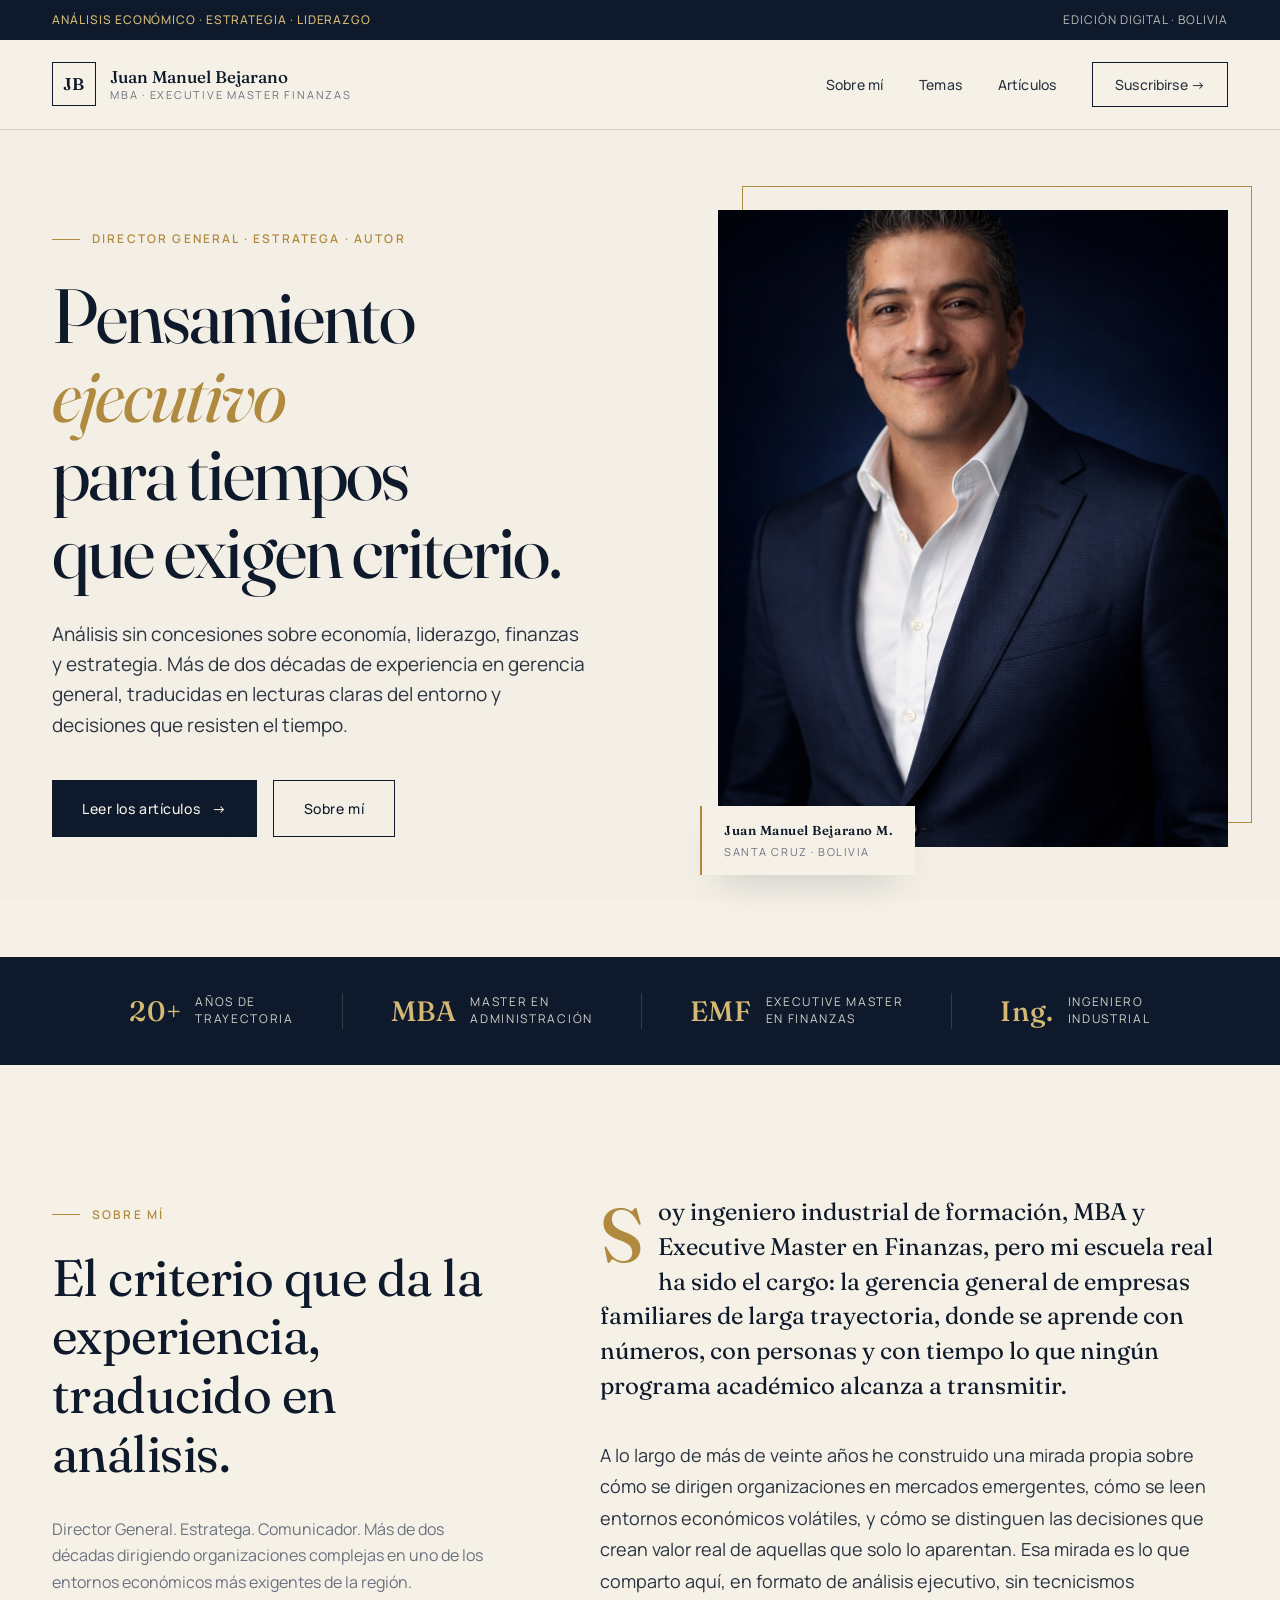
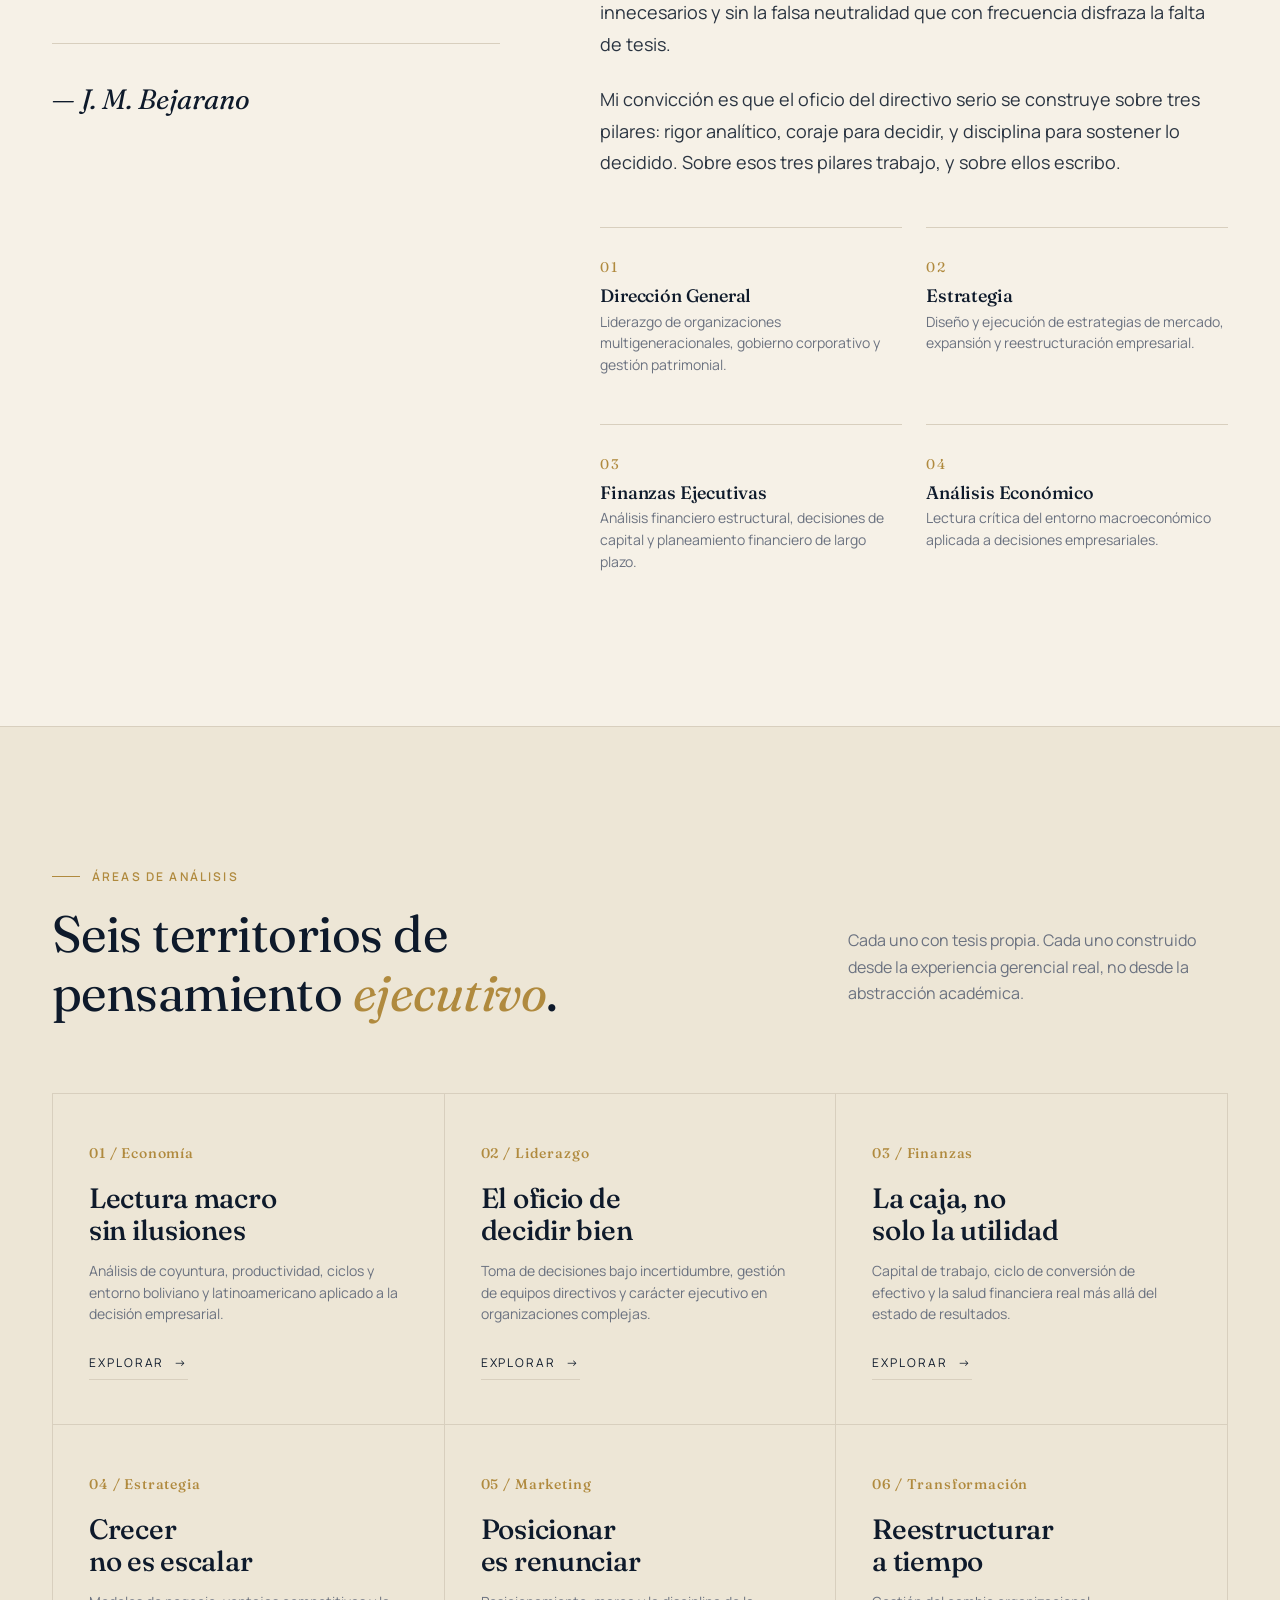
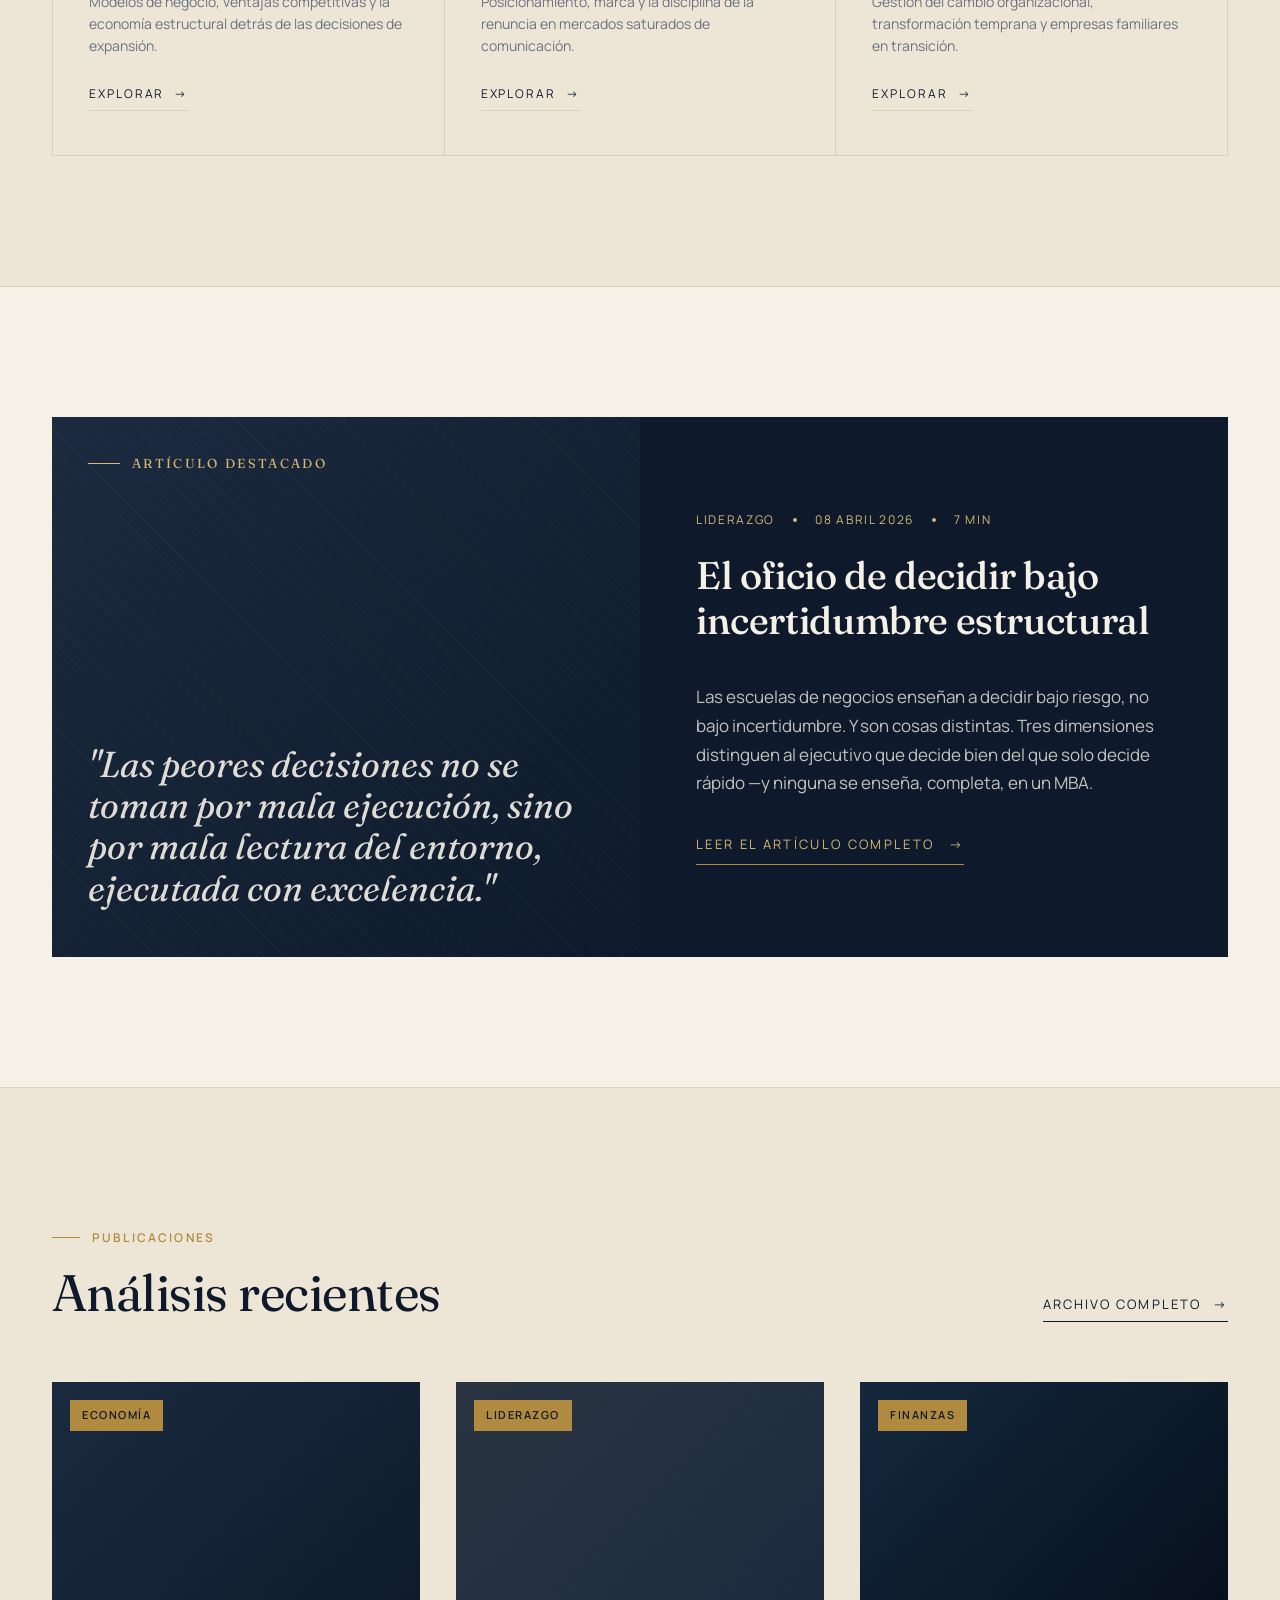
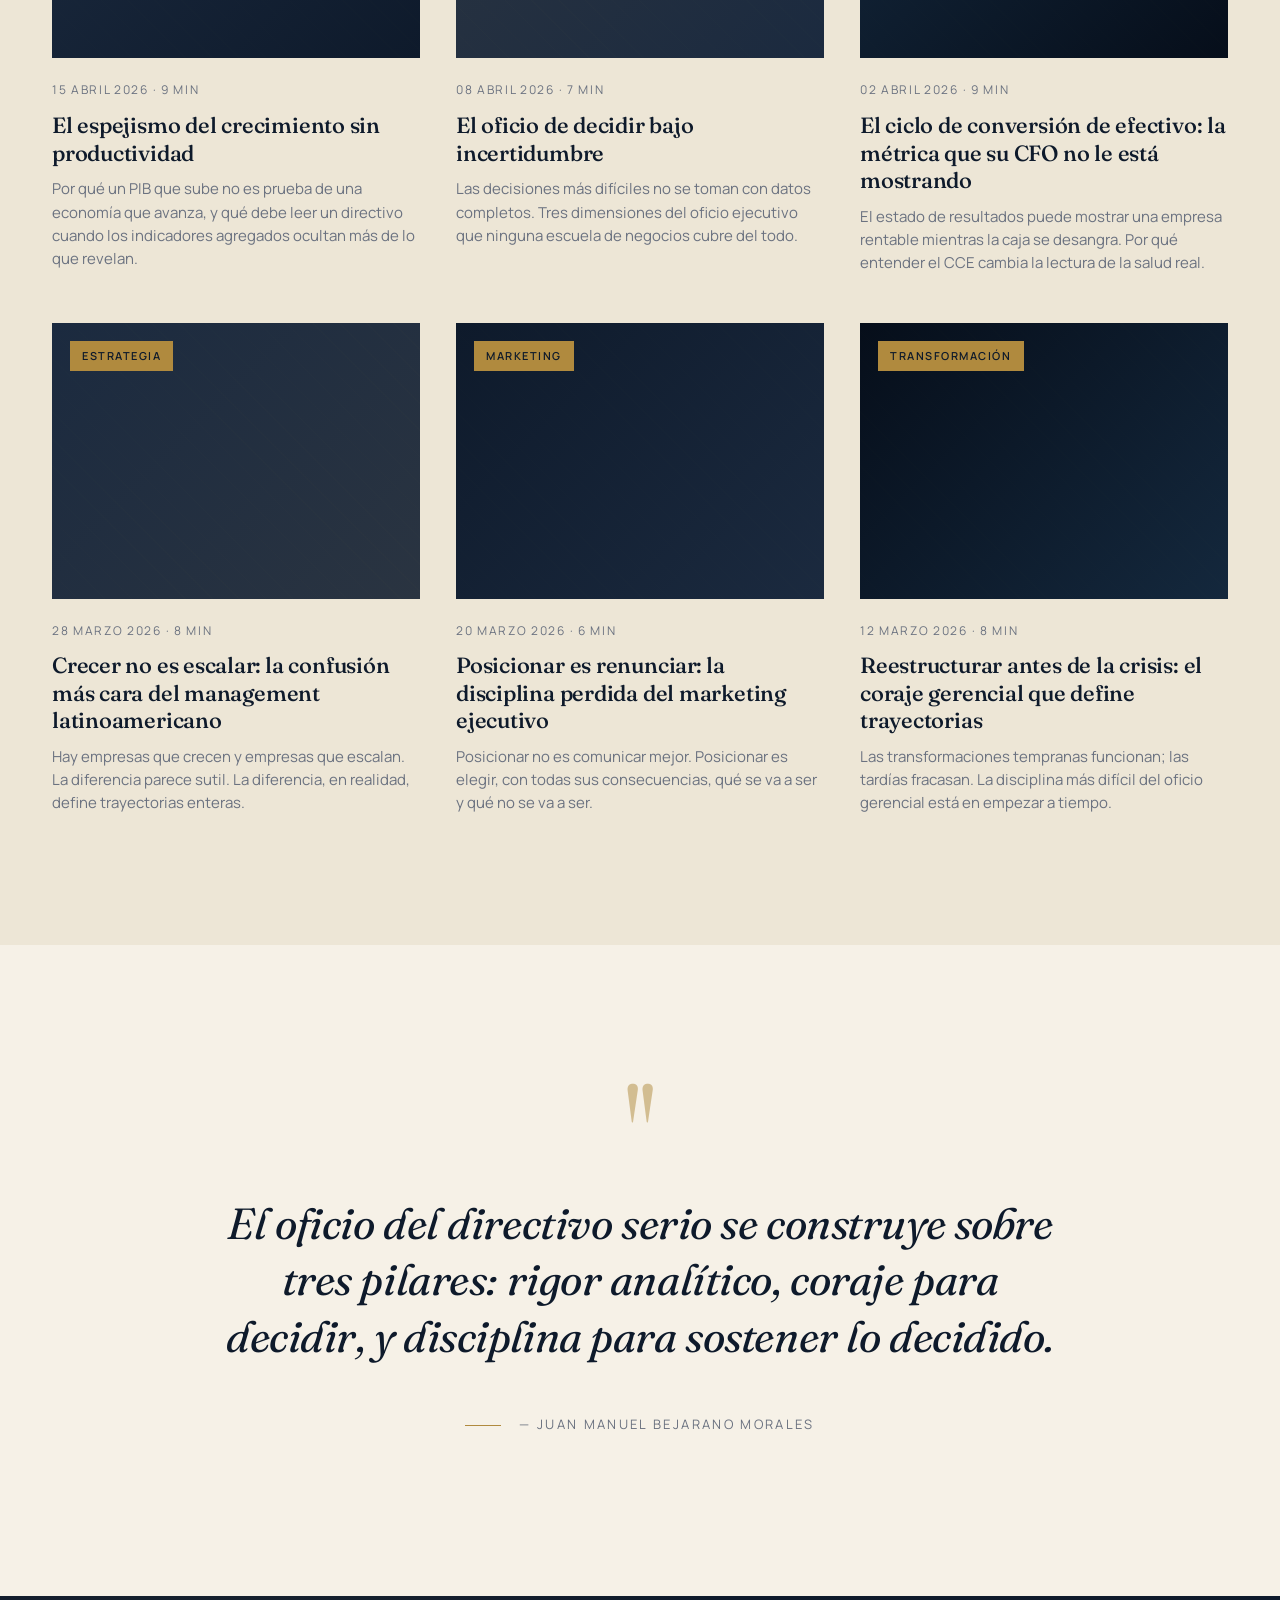
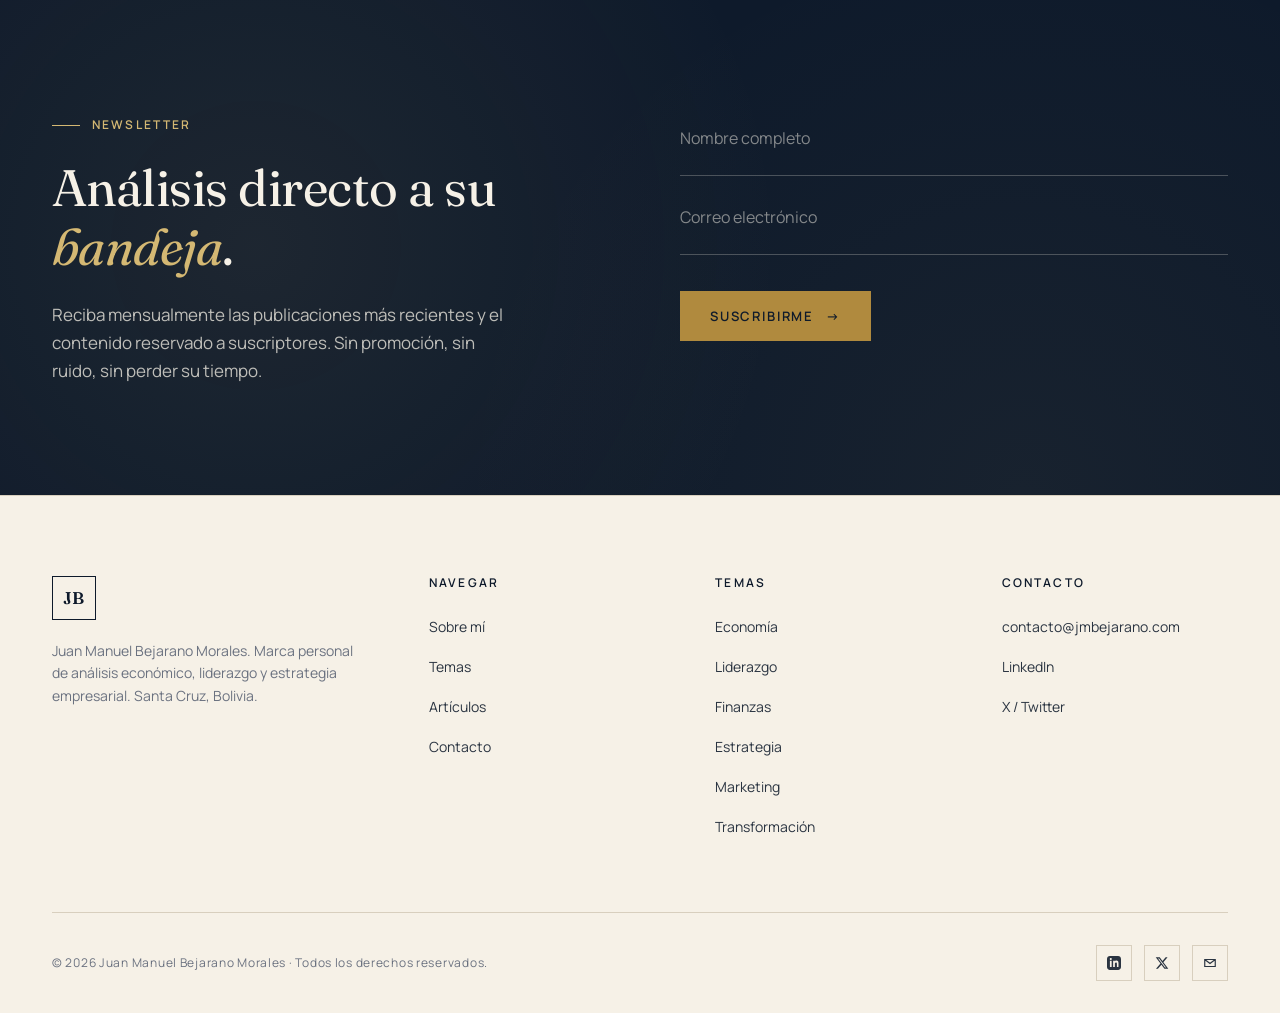
<file: index.html>
<!DOCTYPE html>
<html lang="es">
<head>
  <meta charset="UTF-8" />
  <meta name="viewport" content="width=device-width, initial-scale=1.0" />
  <title>Juan Manuel Bejarano Morales — Director General · MBA · Análisis Económico y Estratégico</title>
  <meta name="description" content="Análisis ejecutivo sobre economía, liderazgo, finanzas y estrategia empresarial. Juan Manuel Bejarano Morales — Ingeniero industrial, MBA, Executive Master en Finanzas. Más de 20 años de experiencia en gerencia general y dirección estratégica." />
  <meta name="author" content="Juan Manuel Bejarano Morales" />

  <link rel="preconnect" href="https://fonts.googleapis.com" />
  <link rel="preconnect" href="https://fonts.gstatic.com" crossorigin />
  <link href="https://fonts.googleapis.com/css2?family=Fraunces:opsz,wght@9..144,400;9..144,500;9..144,600;9..144,700&family=Manrope:wght@300;400;500;600;700&display=swap" rel="stylesheet" />
  <link rel="stylesheet" href="assets/style.css" />
</head>
<body>

<!-- TOPBAR -->
<div class="topbar">
  <div class="container">
    <span class="tagline">Análisis Económico · Estrategia · Liderazgo</span>
    <span class="meta">Edición digital · Bolivia</span>
  </div>
</div>

<!-- HEADER -->
<header class="site">
  <div class="inner">
    <a href="#inicio" class="brand">
      <div class="brand-mark">JB</div>
      <div class="brand-text">
        <span class="brand-name">Juan Manuel Bejarano</span>
        <span class="brand-role">MBA · Executive Master Finanzas</span>
      </div>
    </a>
    <nav class="primary" id="navMenu">
      <a href="#sobre-mi">Sobre mí</a>
      <a href="#temas">Temas</a>
      <a href="#articulos">Artículos</a>
      <a href="#contacto" class="nav-cta">Suscribirse →</a>
    </nav>
    <button class="nav-toggle" id="navToggle" aria-label="Abrir menú">
      <span></span><span></span><span></span>
    </button>
  </div>
</header>

<!-- HERO -->
<section class="hero" id="inicio">
  <div class="container">
    <div class="hero-grid">
      <div class="hero-text reveal">
        <span class="eyebrow">Director General · Estratega · Autor</span>
        <h1>
          Pensamiento <em>ejecutivo</em><br />
          para tiempos<br />
          que exigen criterio.
        </h1>
        <p class="hero-lead">
          Análisis sin concesiones sobre economía, liderazgo, finanzas y estrategia. Más de dos décadas de experiencia en gerencia general, traducidas en lecturas claras del entorno y decisiones que resisten el tiempo.
        </p>
        <div class="hero-actions">
          <a href="#articulos" class="btn btn-primary">
            Leer los artículos <span class="arrow">→</span>
          </a>
          <a href="#sobre-mi" class="btn btn-ghost">
            Sobre mí
          </a>
        </div>
      </div>
      <div class="hero-portrait reveal">
        <div class="portrait-frame">
          <!-- COLOCAR AQUÍ LA FOTOGRAFÍA PROFESIONAL: archivo en /img/perfil.jpeg -->
          <img src="img/perfil.jpeg" alt="Juan Manuel Bejarano Morales" onerror="this.style.display='none'; this.nextElementSibling.style.display='grid';" />
          <div class="placeholder" style="display:none;">
            <svg width="160" height="160" viewBox="0 0 160 160" xmlns="http://www.w3.org/2000/svg" fill="none">
              <circle cx="80" cy="65" r="28" stroke="currentColor" stroke-width="1.5" />
              <path d="M30 140c0-28 22-50 50-50s50 22 50 50" stroke="currentColor" stroke-width="1.5" />
            </svg>
          </div>
        </div>
        <div class="portrait-caption">
          <div class="name">Juan Manuel Bejarano M.</div>
          <div class="where">Santa Cruz · Bolivia</div>
        </div>
      </div>
    </div>
  </div>
</section>

<!-- CREDENCIALES -->
<section class="credentials">
  <div class="container">
    <div class="row">
      <div class="credential">
        <span class="num">20+</span>
        <span class="label">Años de<br />trayectoria</span>
      </div>
      <span class="credential-divider"></span>
      <div class="credential">
        <span class="num">MBA</span>
        <span class="label">Master en<br />Administración</span>
      </div>
      <span class="credential-divider"></span>
      <div class="credential">
        <span class="num">EMF</span>
        <span class="label">Executive Master<br />en Finanzas</span>
      </div>
      <span class="credential-divider"></span>
      <div class="credential">
        <span class="num">Ing.</span>
        <span class="label">Ingeniero<br />Industrial</span>
      </div>
    </div>
  </div>
</section>

<!-- SOBRE MÍ -->
<section class="about" id="sobre-mi">
  <div class="container">
    <div class="about-grid">
      <div class="about-side reveal">
        <span class="eyebrow">Sobre mí</span>
        <h2>El criterio que da la experiencia, traducido en análisis.</h2>
        <p style="color: var(--muted); font-size: 16px;">
          Director General. Estratega. Comunicador. Más de dos décadas dirigiendo organizaciones complejas en uno de los entornos económicos más exigentes de la región.
        </p>
        <div class="signature">— J. M. Bejarano</div>
      </div>
      <div class="about-content reveal">
        <p class="lead">
          Soy ingeniero industrial de formación, MBA y Executive Master en Finanzas, pero mi escuela real ha sido el cargo: la gerencia general de empresas familiares de larga trayectoria, donde se aprende con números, con personas y con tiempo lo que ningún programa académico alcanza a transmitir.
        </p>
        <p>
          A lo largo de más de veinte años he construido una mirada propia sobre cómo se dirigen organizaciones en mercados emergentes, cómo se leen entornos económicos volátiles, y cómo se distinguen las decisiones que crean valor real de aquellas que solo lo aparentan. Esa mirada es lo que comparto aquí, en formato de análisis ejecutivo, sin tecnicismos innecesarios y sin la falsa neutralidad que con frecuencia disfraza la falta de tesis.
        </p>
        <p>
          Mi convicción es que el oficio del directivo serio se construye sobre tres pilares: rigor analítico, coraje para decidir, y disciplina para sostener lo decidido. Sobre esos tres pilares trabajo, y sobre ellos escribo.
        </p>

        <div class="expertise-grid">
          <div class="expertise-item">
            <span class="e-num">01</span>
            <h4>Dirección General</h4>
            <p>Liderazgo de organizaciones multigeneracionales, gobierno corporativo y gestión patrimonial.</p>
          </div>
          <div class="expertise-item">
            <span class="e-num">02</span>
            <h4>Estrategia</h4>
            <p>Diseño y ejecución de estrategias de mercado, expansión y reestructuración empresarial.</p>
          </div>
          <div class="expertise-item">
            <span class="e-num">03</span>
            <h4>Finanzas Ejecutivas</h4>
            <p>Análisis financiero estructural, decisiones de capital y planeamiento financiero de largo plazo.</p>
          </div>
          <div class="expertise-item">
            <span class="e-num">04</span>
            <h4>Análisis Económico</h4>
            <p>Lectura crítica del entorno macroeconómico aplicada a decisiones empresariales.</p>
          </div>
        </div>
      </div>
    </div>
  </div>
</section>

<!-- TEMAS -->
<section class="topics" id="temas">
  <div class="container">
    <div class="topics-header reveal">
      <div>
        <span class="eyebrow">Áreas de análisis</span>
        <h2>Seis territorios de pensamiento <em>ejecutivo</em>.</h2>
      </div>
      <p class="desc">
        Cada uno con tesis propia. Cada uno construido desde la experiencia gerencial real, no desde la abstracción académica.
      </p>
    </div>

    <div class="topics-grid">
      <a href="articulos/espejismo-crecimiento-bolivia.html" class="topic">
        <div>
          <span class="t-num">01 / Economía</span>
          <h3>Lectura macro<br />sin ilusiones</h3>
          <p class="t-desc">Análisis de coyuntura, productividad, ciclos y entorno boliviano y latinoamericano aplicado a la decisión empresarial.</p>
        </div>
        <span class="t-link">Explorar <span>→</span></span>
      </a>
      <a href="articulos/oficio-decidir-incertidumbre.html" class="topic">
        <div>
          <span class="t-num">02 / Liderazgo</span>
          <h3>El oficio de<br />decidir bien</h3>
          <p class="t-desc">Toma de decisiones bajo incertidumbre, gestión de equipos directivos y carácter ejecutivo en organizaciones complejas.</p>
        </div>
        <span class="t-link">Explorar <span>→</span></span>
      </a>
      <a href="articulos/ciclo-conversion-efectivo.html" class="topic">
        <div>
          <span class="t-num">03 / Finanzas</span>
          <h3>La caja, no<br />solo la utilidad</h3>
          <p class="t-desc">Capital de trabajo, ciclo de conversión de efectivo y la salud financiera real más allá del estado de resultados.</p>
        </div>
        <span class="t-link">Explorar <span>→</span></span>
      </a>
      <a href="articulos/crecer-no-es-escalar.html" class="topic">
        <div>
          <span class="t-num">04 / Estrategia</span>
          <h3>Crecer<br />no es escalar</h3>
          <p class="t-desc">Modelos de negocio, ventajas competitivas y la economía estructural detrás de las decisiones de expansión.</p>
        </div>
        <span class="t-link">Explorar <span>→</span></span>
      </a>
      <a href="articulos/posicionar-es-renunciar.html" class="topic">
        <div>
          <span class="t-num">05 / Marketing</span>
          <h3>Posicionar<br />es renunciar</h3>
          <p class="t-desc">Posicionamiento, marca y la disciplina de la renuncia en mercados saturados de comunicación.</p>
        </div>
        <span class="t-link">Explorar <span>→</span></span>
      </a>
      <a href="articulos/reestructurar-antes-crisis.html" class="topic">
        <div>
          <span class="t-num">06 / Transformación</span>
          <h3>Reestructurar<br />a tiempo</h3>
          <p class="t-desc">Gestión del cambio organizacional, transformación temprana y empresas familiares en transición.</p>
        </div>
        <span class="t-link">Explorar <span>→</span></span>
      </a>
    </div>
  </div>
</section>

<!-- DESTACADO -->
<section class="featured">
  <div class="container">
    <div class="featured-card reveal">
      <div class="featured-image">
        <span class="featured-mark">Artículo destacado</span>
        <p class="big-quote">
          "Las peores decisiones no se toman por mala ejecución, sino por mala lectura del entorno, ejecutada con excelencia."
        </p>
      </div>
      <div class="featured-body">
        <div class="featured-meta">
          <span>Liderazgo</span>
          <span class="dot"></span>
          <span>08 abril 2026</span>
          <span class="dot"></span>
          <span>7 min</span>
        </div>
        <h2>El oficio de decidir bajo incertidumbre estructural</h2>
        <p>
          Las escuelas de negocios enseñan a decidir bajo riesgo, no bajo incertidumbre. Y son cosas distintas. Tres dimensiones distinguen al ejecutivo que decide bien del que solo decide rápido —y ninguna se enseña, completa, en un MBA.
        </p>
        <a href="articulos/oficio-decidir-incertidumbre.html" class="read">
          Leer el artículo completo <span>→</span>
        </a>
      </div>
    </div>
  </div>
</section>

<!-- ARTÍCULOS GRID -->
<section class="articles" id="articulos">
  <div class="container">
    <div class="articles-header reveal">
      <div>
        <span class="eyebrow">Publicaciones</span>
        <h2>Análisis recientes</h2>
      </div>
      <a href="#" class="articles-link">Archivo completo <span>→</span></a>
    </div>

    <div class="articles-grid">
      <a href="articulos/espejismo-crecimiento-bolivia.html" class="article-card reveal">
        <div class="article-img v1">
          <span class="a-cat">Economía</span>
        </div>
        <div class="article-meta">15 abril 2026 · 9 min</div>
        <h3>El espejismo del crecimiento sin productividad</h3>
        <p>Por qué un PIB que sube no es prueba de una economía que avanza, y qué debe leer un directivo cuando los indicadores agregados ocultan más de lo que revelan.</p>
      </a>
      <a href="articulos/oficio-decidir-incertidumbre.html" class="article-card reveal">
        <div class="article-img v2">
          <span class="a-cat">Liderazgo</span>
        </div>
        <div class="article-meta">08 abril 2026 · 7 min</div>
        <h3>El oficio de decidir bajo incertidumbre</h3>
        <p>Las decisiones más difíciles no se toman con datos completos. Tres dimensiones del oficio ejecutivo que ninguna escuela de negocios cubre del todo.</p>
      </a>
      <a href="articulos/ciclo-conversion-efectivo.html" class="article-card reveal">
        <div class="article-img v3">
          <span class="a-cat">Finanzas</span>
        </div>
        <div class="article-meta">02 abril 2026 · 9 min</div>
        <h3>El ciclo de conversión de efectivo: la métrica que su CFO no le está mostrando</h3>
        <p>El estado de resultados puede mostrar una empresa rentable mientras la caja se desangra. Por qué entender el CCE cambia la lectura de la salud real.</p>
      </a>
      <a href="articulos/crecer-no-es-escalar.html" class="article-card reveal">
        <div class="article-img v4">
          <span class="a-cat">Estrategia</span>
        </div>
        <div class="article-meta">28 marzo 2026 · 8 min</div>
        <h3>Crecer no es escalar: la confusión más cara del management latinoamericano</h3>
        <p>Hay empresas que crecen y empresas que escalan. La diferencia parece sutil. La diferencia, en realidad, define trayectorias enteras.</p>
      </a>
      <a href="articulos/posicionar-es-renunciar.html" class="article-card reveal">
        <div class="article-img v5">
          <span class="a-cat">Marketing</span>
        </div>
        <div class="article-meta">20 marzo 2026 · 6 min</div>
        <h3>Posicionar es renunciar: la disciplina perdida del marketing ejecutivo</h3>
        <p>Posicionar no es comunicar mejor. Posicionar es elegir, con todas sus consecuencias, qué se va a ser y qué no se va a ser.</p>
      </a>
      <a href="articulos/reestructurar-antes-crisis.html" class="article-card reveal">
        <div class="article-img v6">
          <span class="a-cat">Transformación</span>
        </div>
        <div class="article-meta">12 marzo 2026 · 8 min</div>
        <h3>Reestructurar antes de la crisis: el coraje gerencial que define trayectorias</h3>
        <p>Las transformaciones tempranas funcionan; las tardías fracasan. La disciplina más difícil del oficio gerencial está en empezar a tiempo.</p>
      </a>
    </div>
  </div>
</section>

<!-- CITA -->
<section class="quote">
  <div class="quote-inner reveal">
    <div class="quote-mark">"</div>
    <blockquote>
      El oficio del directivo serio se construye sobre tres pilares: rigor analítico, coraje para decidir, y disciplina para sostener lo decidido.
    </blockquote>
    <div class="quote-cite">— Juan Manuel Bejarano Morales</div>
  </div>
</section>

<!-- NEWSLETTER -->
<section class="newsletter" id="contacto">
  <div class="container">
    <div class="newsletter-grid">
      <div class="reveal">
        <span class="eyebrow">Newsletter</span>
        <h2>Análisis directo a su <em>bandeja</em>.</h2>
        <p>Reciba mensualmente las publicaciones más recientes y el contenido reservado a suscriptores. Sin promoción, sin ruido, sin perder su tiempo.</p>
      </div>
      <form class="nl-form reveal" id="nlForm" onsubmit="event.preventDefault(); document.getElementById('nlStatus').textContent = '✓ Suscripción registrada. Pronto recibirá su confirmación.';">
        <div class="field">
          <input type="text" placeholder="Nombre completo" required />
        </div>
        <div class="field">
          <input type="email" placeholder="Correo electrónico" required />
        </div>
        <button type="submit">Suscribirme <span>→</span></button>
        <div id="nlStatus" class="nl-status"></div>
      </form>
    </div>
  </div>
</section>

<!-- FOOTER -->
<footer class="site">
  <div class="container">
    <div class="footer-grid">
      <div class="footer-brand">
        <div class="brand-mark">JB</div>
        <p>Juan Manuel Bejarano Morales. Marca personal de análisis económico, liderazgo y estrategia empresarial. Santa Cruz, Bolivia.</p>
      </div>
      <div class="footer-col">
        <h4>Navegar</h4>
        <ul>
          <li><a href="#sobre-mi">Sobre mí</a></li>
          <li><a href="#temas">Temas</a></li>
          <li><a href="#articulos">Artículos</a></li>
          <li><a href="#contacto">Contacto</a></li>
        </ul>
      </div>
      <div class="footer-col">
        <h4>Temas</h4>
        <ul>
          <li><a href="articulos/espejismo-crecimiento-bolivia.html">Economía</a></li>
          <li><a href="articulos/oficio-decidir-incertidumbre.html">Liderazgo</a></li>
          <li><a href="articulos/ciclo-conversion-efectivo.html">Finanzas</a></li>
          <li><a href="articulos/crecer-no-es-escalar.html">Estrategia</a></li>
          <li><a href="articulos/posicionar-es-renunciar.html">Marketing</a></li>
          <li><a href="articulos/reestructurar-antes-crisis.html">Transformación</a></li>
        </ul>
      </div>
      <div class="footer-col">
        <h4>Contacto</h4>
        <ul>
          <li><a href="mailto:contacto@jmbejarano.com">contacto@jmbejarano.com</a></li>
          <li><a href="#">LinkedIn</a></li>
          <li><a href="#">X / Twitter</a></li>
        </ul>
      </div>
    </div>
    <div class="footer-bottom">
      <span>© 2026 Juan Manuel Bejarano Morales · Todos los derechos reservados.</span>
      <div class="socials">
        <a href="#" aria-label="LinkedIn">
          <svg width="14" height="14" viewBox="0 0 24 24" fill="currentColor"><path d="M19 0h-14C2.2 0 0 2.2 0 5v14c0 2.8 2.2 5 5 5h14c2.8 0 5-2.2 5-5V5c0-2.8-2.2-5-5-5zM8 19H5V8h3v11zM6.5 6.7c-1 0-1.7-.8-1.7-1.7s.8-1.7 1.7-1.7c1 0 1.7.8 1.7 1.7.1.9-.7 1.7-1.7 1.7zM20 19h-3v-5.6c0-1.4-.5-2.3-1.7-2.3-.9 0-1.5.6-1.7 1.2-.1.2-.1.5-.1.8V19h-3V8h3v1.3c.4-.6 1.1-1.5 2.7-1.5 2 0 3.5 1.3 3.5 4V19z"/></svg>
        </a>
        <a href="#" aria-label="X">
          <svg width="14" height="14" viewBox="0 0 24 24" fill="currentColor"><path d="M18.244 2.25h3.308l-7.227 8.26 8.502 11.24H16.17l-5.214-6.817L4.99 21.75H1.68l7.73-8.835L1.254 2.25H8.08l4.713 6.231zm-1.161 17.52h1.833L7.084 4.126H5.117z"/></svg>
        </a>
        <a href="mailto:contacto@jmbejarano.com" aria-label="Email">
          <svg width="14" height="14" viewBox="0 0 24 24" fill="none" stroke="currentColor" stroke-width="2"><path d="M3 6l9 7 9-7M3 6h18v12H3z"/></svg>
        </a>
      </div>
    </div>
  </div>
</footer>

<script>
  // Menú móvil
  const navToggle = document.getElementById('navToggle');
  const navMenu = document.getElementById('navMenu');
  navToggle.addEventListener('click', () => {
    navToggle.classList.toggle('active');
    navMenu.classList.toggle('open');
  });
  navMenu.querySelectorAll('a').forEach(link => {
    link.addEventListener('click', () => {
      navToggle.classList.remove('active');
      navMenu.classList.remove('open');
    });
  });

  // Animaciones de aparición al hacer scroll
  const observer = new IntersectionObserver((entries) => {
    entries.forEach(entry => {
      if (entry.isIntersecting) {
        entry.target.classList.add('in');
        observer.unobserve(entry.target);
      }
    });
  }, { threshold: 0.15, rootMargin: '0px 0px -40px 0px' });
  document.querySelectorAll('.reveal').forEach(el => observer.observe(el));
</script>

</body>
</html>
</file>
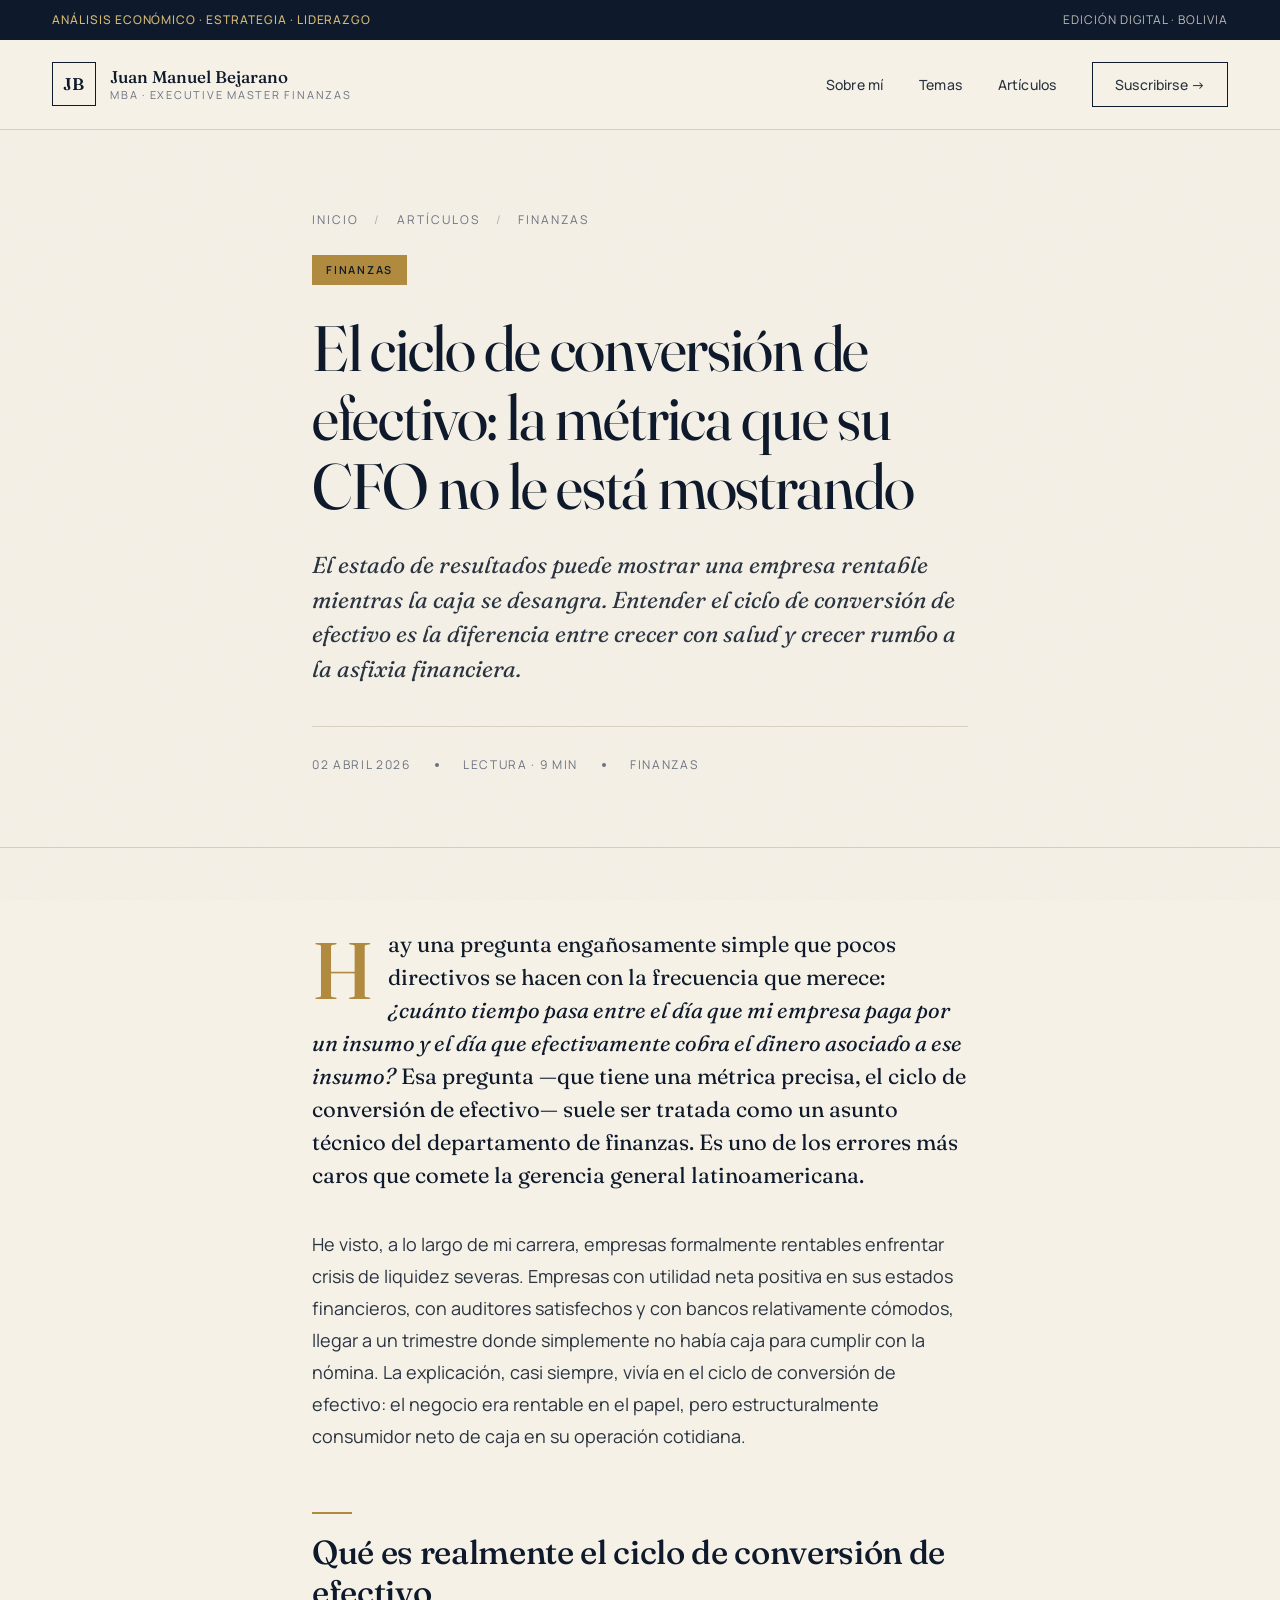
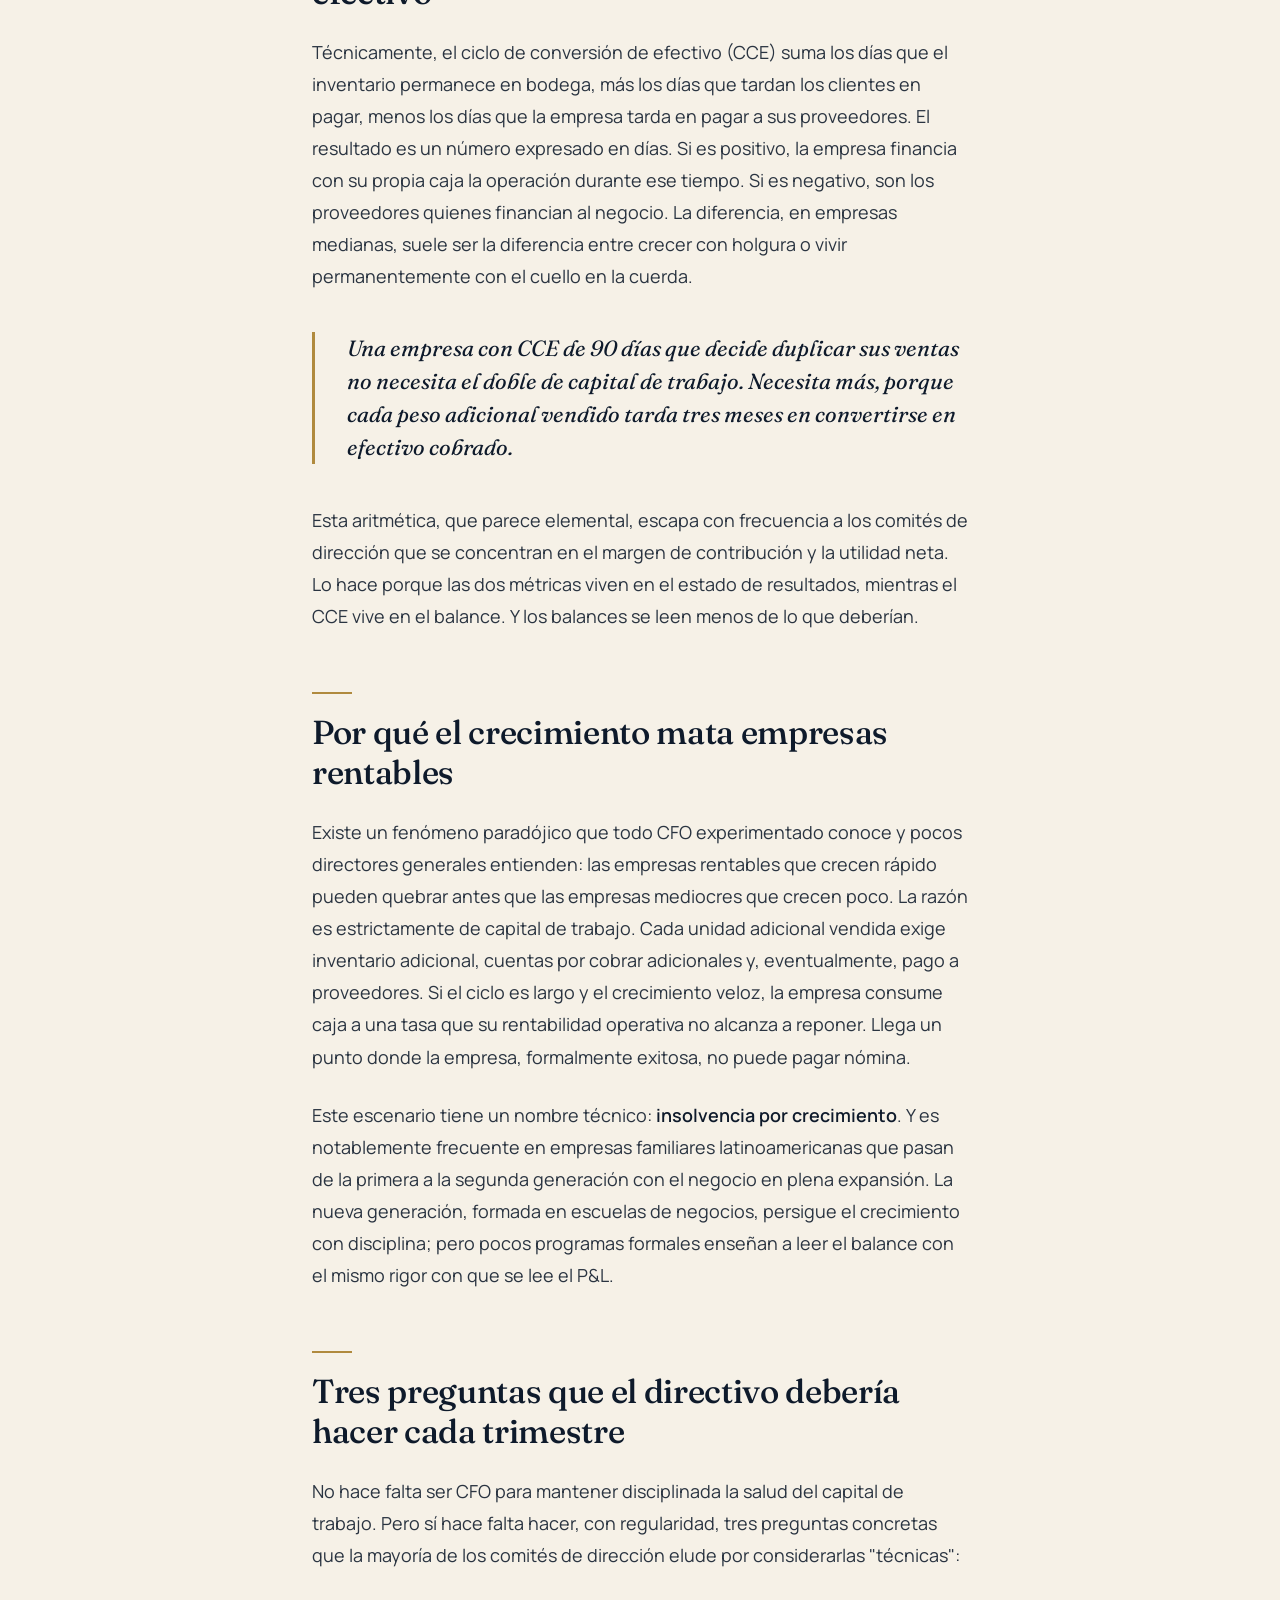
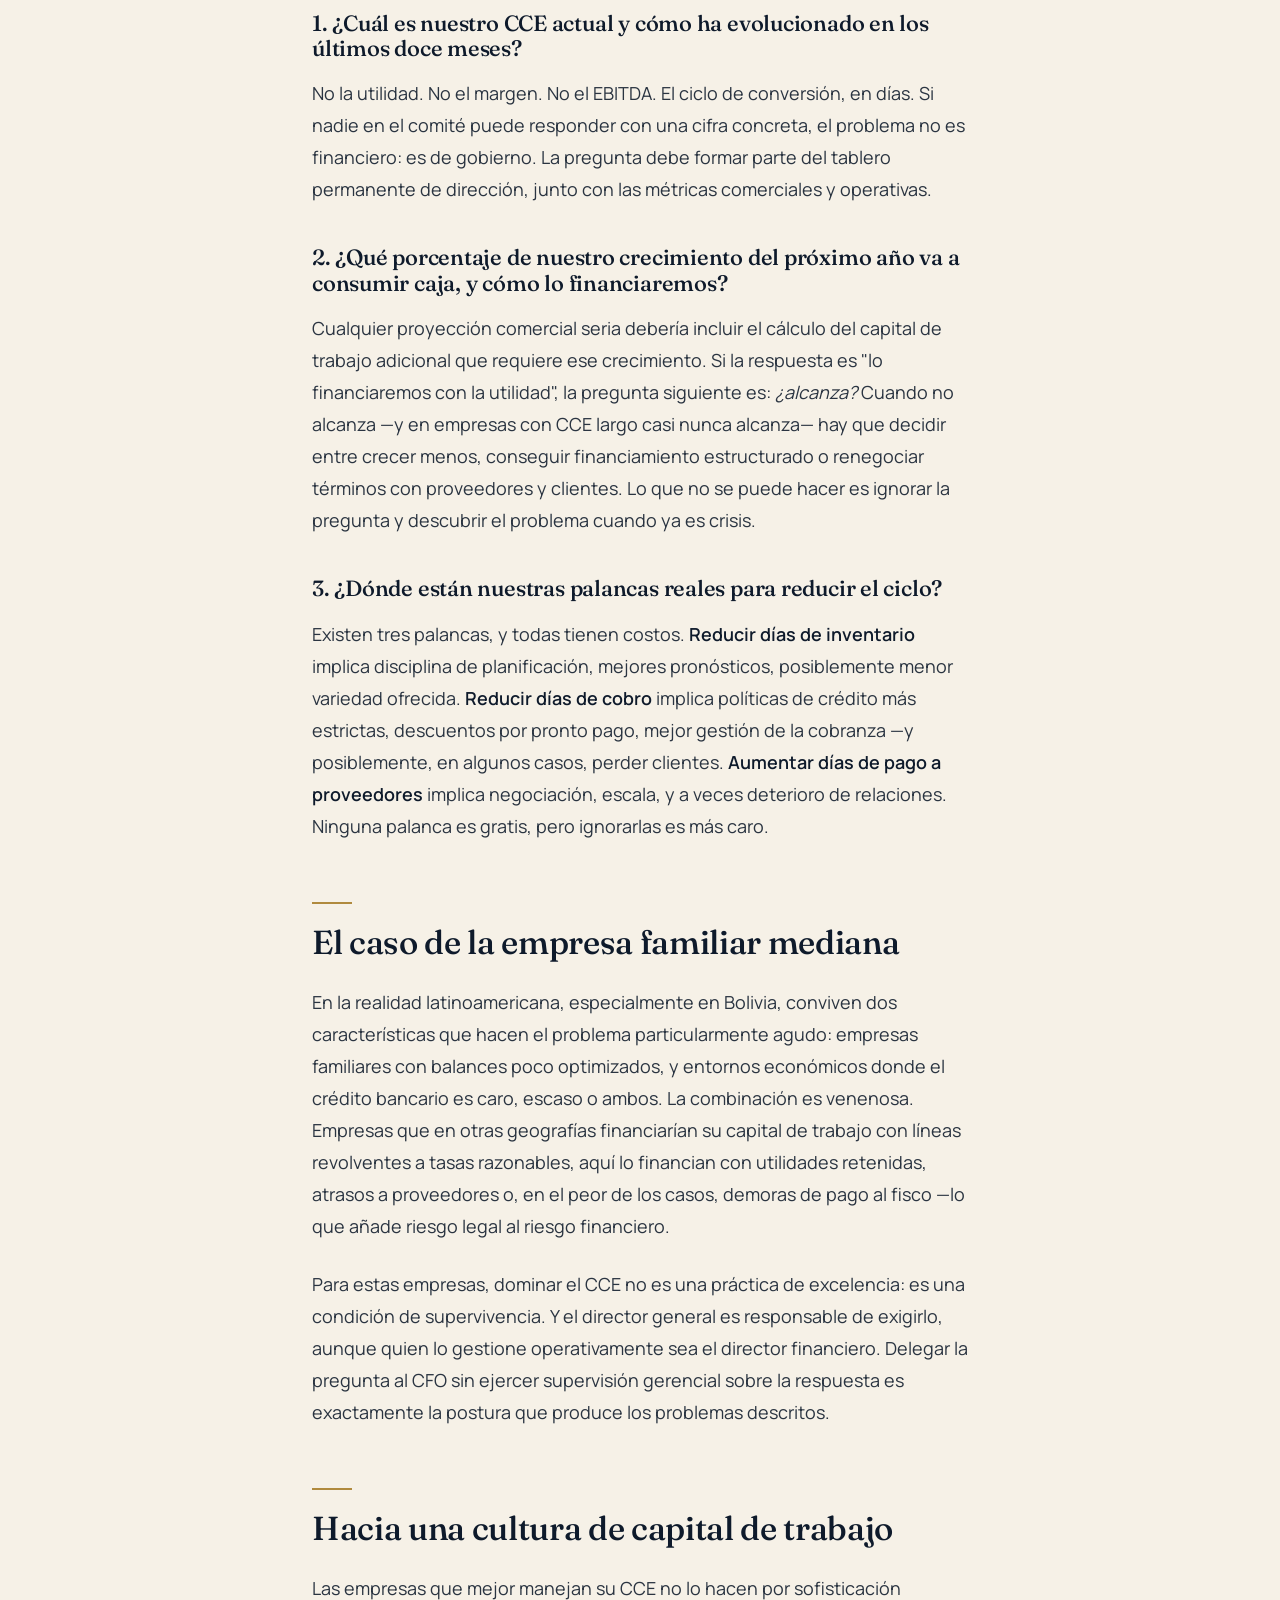
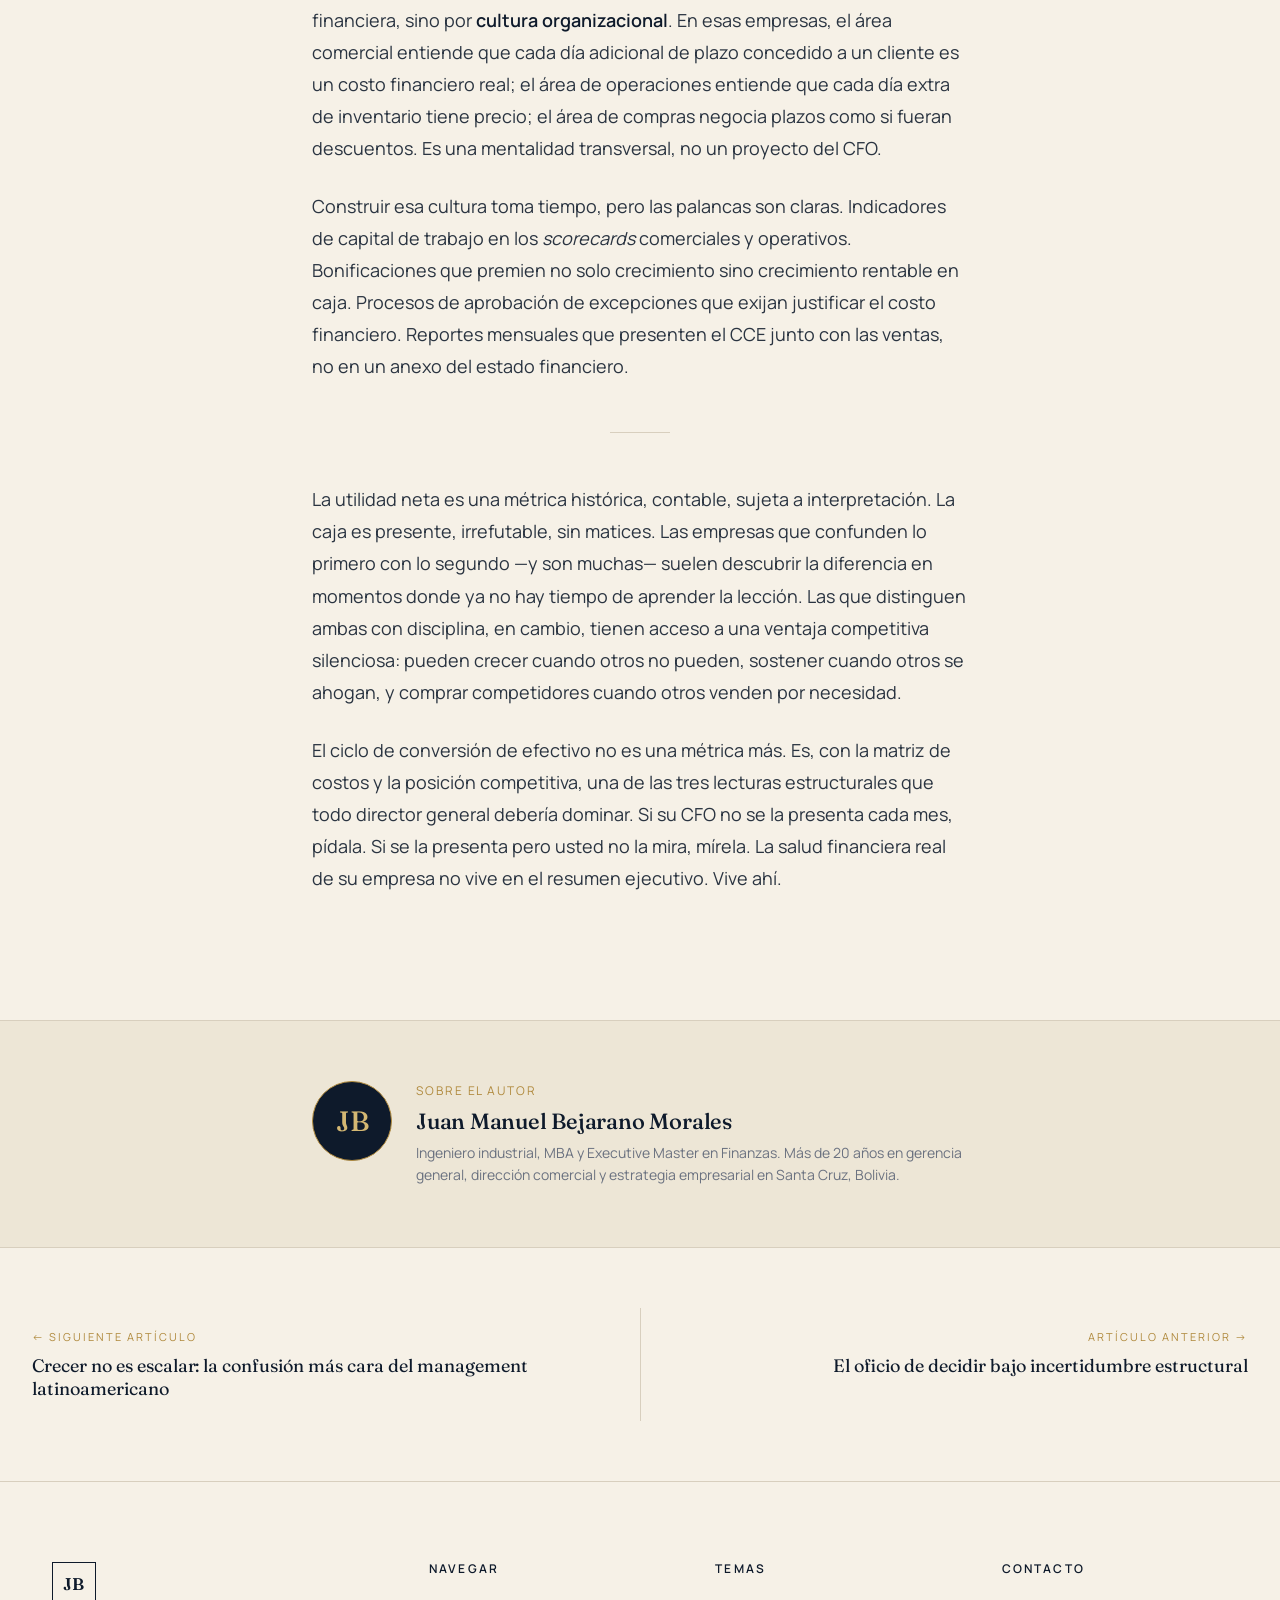
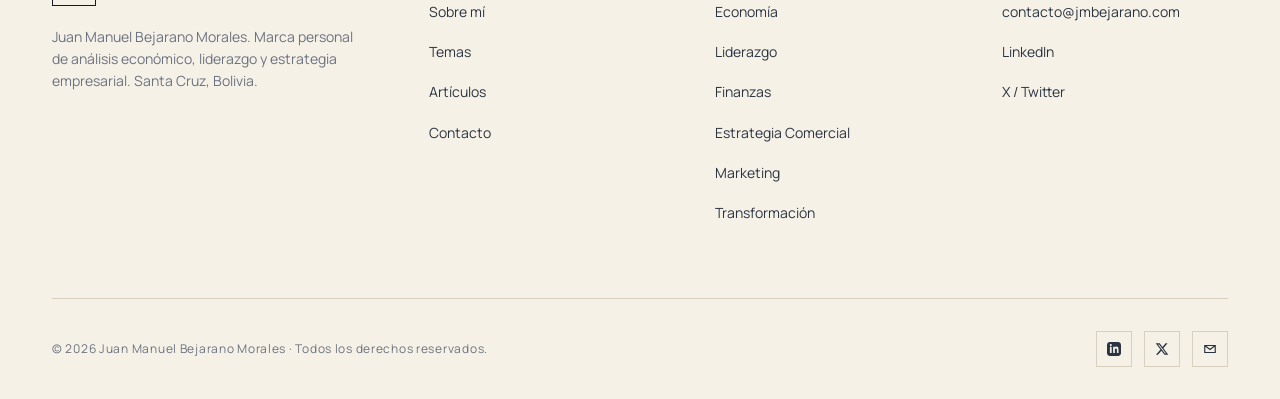
<file: articulos/ciclo-conversion-efectivo.html>
<!DOCTYPE html>
<html lang="es">
<head>
  <meta charset="UTF-8" />
  <meta name="viewport" content="width=device-width, initial-scale=1.0" />
  <title>El ciclo de conversión de efectivo: la métrica que su CFO no le está mostrando — Juan Manuel Bejarano Morales</title>
  <meta name="description" content="Por qué el ciclo de conversión de efectivo importa más que la utilidad neta, y cómo entenderlo cambia la forma en que un directivo evalúa la salud real de su empresa." />
  <meta name="author" content="Juan Manuel Bejarano Morales" />

  <link rel="preconnect" href="https://fonts.googleapis.com" />
  <link rel="preconnect" href="https://fonts.gstatic.com" crossorigin />
  <link href="https://fonts.googleapis.com/css2?family=Fraunces:opsz,wght@9..144,400;9..144,500;9..144,600;9..144,700&family=Manrope:wght@300;400;500;600;700&display=swap" rel="stylesheet" />
  <link rel="stylesheet" href="../assets/style.css" />
</head>
<body>

<div class="topbar">
  <div class="container">
    <span class="tagline">Análisis Económico · Estrategia · Liderazgo</span>
    <span class="meta">Edición digital · Bolivia</span>
  </div>
</div>

<header class="site">
  <div class="inner">
    <a href="../index.html" class="brand">
      <div class="brand-mark">JB</div>
      <div class="brand-text">
        <span class="brand-name">Juan Manuel Bejarano</span>
        <span class="brand-role">MBA · Executive Master Finanzas</span>
      </div>
    </a>
    <nav class="primary" id="navMenu">
      <a href="../index.html#sobre-mi">Sobre mí</a>
      <a href="../index.html#temas">Temas</a>
      <a href="../index.html#articulos">Artículos</a>
      <a href="../index.html#contacto" class="nav-cta">Suscribirse →</a>
    </nav>
    <button class="nav-toggle" id="navToggle" aria-label="Abrir menú">
      <span></span><span></span><span></span>
    </button>
  </div>
</header>

<section class="article-hero">
  <div class="container-reading">
    <div class="crumb">
      <a href="../index.html">Inicio</a>
      <span class="sep">/</span>
      <a href="../index.html#articulos">Artículos</a>
      <span class="sep">/</span>
      <span>Finanzas</span>
    </div>
    <span class="a-category">Finanzas</span>
    <h1>El ciclo de conversión de efectivo: la métrica que su CFO no le está mostrando</h1>
    <p class="article-deck">El estado de resultados puede mostrar una empresa rentable mientras la caja se desangra. Entender el ciclo de conversión de efectivo es la diferencia entre crecer con salud y crecer rumbo a la asfixia financiera.</p>
    <div class="article-meta">
      <span>02 abril 2026</span>
      <span class="dot"></span>
      <span>Lectura · 9 min</span>
      <span class="dot"></span>
      <span>Finanzas</span>
    </div>
  </div>
</section>

<section class="article-body">
  <div class="container-reading">
    <p class="lead-p">
      Hay una pregunta engañosamente simple que pocos directivos se hacen con la frecuencia que merece: <em>¿cuánto tiempo pasa entre el día que mi empresa paga por un insumo y el día que efectivamente cobra el dinero asociado a ese insumo?</em> Esa pregunta —que tiene una métrica precisa, el ciclo de conversión de efectivo— suele ser tratada como un asunto técnico del departamento de finanzas. Es uno de los errores más caros que comete la gerencia general latinoamericana.
    </p>

    <p>
      He visto, a lo largo de mi carrera, empresas formalmente rentables enfrentar crisis de liquidez severas. Empresas con utilidad neta positiva en sus estados financieros, con auditores satisfechos y con bancos relativamente cómodos, llegar a un trimestre donde simplemente no había caja para cumplir con la nómina. La explicación, casi siempre, vivía en el ciclo de conversión de efectivo: el negocio era rentable en el papel, pero estructuralmente consumidor neto de caja en su operación cotidiana.
    </p>

    <h2>Qué es realmente el ciclo de conversión de efectivo</h2>

    <p>
      Técnicamente, el ciclo de conversión de efectivo (CCE) suma los días que el inventario permanece en bodega, más los días que tardan los clientes en pagar, menos los días que la empresa tarda en pagar a sus proveedores. El resultado es un número expresado en días. Si es positivo, la empresa financia con su propia caja la operación durante ese tiempo. Si es negativo, son los proveedores quienes financian al negocio. La diferencia, en empresas medianas, suele ser la diferencia entre crecer con holgura o vivir permanentemente con el cuello en la cuerda.
    </p>

    <blockquote>
      Una empresa con CCE de 90 días que decide duplicar sus ventas no necesita el doble de capital de trabajo. Necesita más, porque cada peso adicional vendido tarda tres meses en convertirse en efectivo cobrado.
    </blockquote>

    <p>
      Esta aritmética, que parece elemental, escapa con frecuencia a los comités de dirección que se concentran en el margen de contribución y la utilidad neta. Lo hace porque las dos métricas viven en el estado de resultados, mientras el CCE vive en el balance. Y los balances se leen menos de lo que deberían.
    </p>

    <h2>Por qué el crecimiento mata empresas rentables</h2>

    <p>
      Existe un fenómeno paradójico que todo CFO experimentado conoce y pocos directores generales entienden: las empresas rentables que crecen rápido pueden quebrar antes que las empresas mediocres que crecen poco. La razón es estrictamente de capital de trabajo. Cada unidad adicional vendida exige inventario adicional, cuentas por cobrar adicionales y, eventualmente, pago a proveedores. Si el ciclo es largo y el crecimiento veloz, la empresa consume caja a una tasa que su rentabilidad operativa no alcanza a reponer. Llega un punto donde la empresa, formalmente exitosa, no puede pagar nómina.
    </p>

    <p>
      Este escenario tiene un nombre técnico: <strong>insolvencia por crecimiento</strong>. Y es notablemente frecuente en empresas familiares latinoamericanas que pasan de la primera a la segunda generación con el negocio en plena expansión. La nueva generación, formada en escuelas de negocios, persigue el crecimiento con disciplina; pero pocos programas formales enseñan a leer el balance con el mismo rigor con que se lee el P&L.
    </p>

    <h2>Tres preguntas que el directivo debería hacer cada trimestre</h2>

    <p>
      No hace falta ser CFO para mantener disciplinada la salud del capital de trabajo. Pero sí hace falta hacer, con regularidad, tres preguntas concretas que la mayoría de los comités de dirección elude por considerarlas "técnicas":
    </p>

    <h3>1. ¿Cuál es nuestro CCE actual y cómo ha evolucionado en los últimos doce meses?</h3>

    <p>
      No la utilidad. No el margen. No el EBITDA. El ciclo de conversión, en días. Si nadie en el comité puede responder con una cifra concreta, el problema no es financiero: es de gobierno. La pregunta debe formar parte del tablero permanente de dirección, junto con las métricas comerciales y operativas.
    </p>

    <h3>2. ¿Qué porcentaje de nuestro crecimiento del próximo año va a consumir caja, y cómo lo financiaremos?</h3>

    <p>
      Cualquier proyección comercial seria debería incluir el cálculo del capital de trabajo adicional que requiere ese crecimiento. Si la respuesta es "lo financiaremos con la utilidad", la pregunta siguiente es: <em>¿alcanza?</em> Cuando no alcanza —y en empresas con CCE largo casi nunca alcanza— hay que decidir entre crecer menos, conseguir financiamiento estructurado o renegociar términos con proveedores y clientes. Lo que no se puede hacer es ignorar la pregunta y descubrir el problema cuando ya es crisis.
    </p>

    <h3>3. ¿Dónde están nuestras palancas reales para reducir el ciclo?</h3>

    <p>
      Existen tres palancas, y todas tienen costos. <strong>Reducir días de inventario</strong> implica disciplina de planificación, mejores pronósticos, posiblemente menor variedad ofrecida. <strong>Reducir días de cobro</strong> implica políticas de crédito más estrictas, descuentos por pronto pago, mejor gestión de la cobranza —y posiblemente, en algunos casos, perder clientes. <strong>Aumentar días de pago a proveedores</strong> implica negociación, escala, y a veces deterioro de relaciones. Ninguna palanca es gratis, pero ignorarlas es más caro.
    </p>

    <h2>El caso de la empresa familiar mediana</h2>

    <p>
      En la realidad latinoamericana, especialmente en Bolivia, conviven dos características que hacen el problema particularmente agudo: empresas familiares con balances poco optimizados, y entornos económicos donde el crédito bancario es caro, escaso o ambos. La combinación es venenosa. Empresas que en otras geografías financiarían su capital de trabajo con líneas revolventes a tasas razonables, aquí lo financian con utilidades retenidas, atrasos a proveedores o, en el peor de los casos, demoras de pago al fisco —lo que añade riesgo legal al riesgo financiero.
    </p>

    <p>
      Para estas empresas, dominar el CCE no es una práctica de excelencia: es una condición de supervivencia. Y el director general es responsable de exigirlo, aunque quien lo gestione operativamente sea el director financiero. Delegar la pregunta al CFO sin ejercer supervisión gerencial sobre la respuesta es exactamente la postura que produce los problemas descritos.
    </p>

    <h2>Hacia una cultura de capital de trabajo</h2>

    <p>
      Las empresas que mejor manejan su CCE no lo hacen por sofisticación financiera, sino por <strong>cultura organizacional</strong>. En esas empresas, el área comercial entiende que cada día adicional de plazo concedido a un cliente es un costo financiero real; el área de operaciones entiende que cada día extra de inventario tiene precio; el área de compras negocia plazos como si fueran descuentos. Es una mentalidad transversal, no un proyecto del CFO.
    </p>

    <p>
      Construir esa cultura toma tiempo, pero las palancas son claras. Indicadores de capital de trabajo en los <em>scorecards</em> comerciales y operativos. Bonificaciones que premien no solo crecimiento sino crecimiento rentable en caja. Procesos de aprobación de excepciones que exijan justificar el costo financiero. Reportes mensuales que presenten el CCE junto con las ventas, no en un anexo del estado financiero.
    </p>

    <hr />

    <p>
      La utilidad neta es una métrica histórica, contable, sujeta a interpretación. La caja es presente, irrefutable, sin matices. Las empresas que confunden lo primero con lo segundo —y son muchas— suelen descubrir la diferencia en momentos donde ya no hay tiempo de aprender la lección. Las que distinguen ambas con disciplina, en cambio, tienen acceso a una ventaja competitiva silenciosa: pueden crecer cuando otros no pueden, sostener cuando otros se ahogan, y comprar competidores cuando otros venden por necesidad.
    </p>

    <p>
      El ciclo de conversión de efectivo no es una métrica más. Es, con la matriz de costos y la posición competitiva, una de las tres lecturas estructurales que todo director general debería dominar. Si su CFO no se la presenta cada mes, pídala. Si se la presenta pero usted no la mira, mírela. La salud financiera real de su empresa no vive en el resumen ejecutivo. Vive ahí.
    </p>
  </div>
</section>

<section class="article-footer">
  <div class="container-reading">
    <div class="author-card">
      <div class="author-avatar">JB</div>
      <div class="author-info">
        <div class="label">Sobre el autor</div>
        <h4>Juan Manuel Bejarano Morales</h4>
        <p>Ingeniero industrial, MBA y Executive Master en Finanzas. Más de 20 años en gerencia general, dirección comercial y estrategia empresarial en Santa Cruz, Bolivia.</p>
      </div>
    </div>
  </div>
</section>

<nav class="article-nav">
  <a href="crecer-no-es-escalar.html" class="prev">
    <div class="label">← Siguiente artículo</div>
    <div class="title">Crecer no es escalar: la confusión más cara del management latinoamericano</div>
  </a>
  <a href="oficio-decidir-incertidumbre.html" class="next">
    <div class="label">Artículo anterior →</div>
    <div class="title">El oficio de decidir bajo incertidumbre estructural</div>
  </a>
</nav>

<footer class="site">
  <div class="container">
    <div class="footer-grid">
      <div class="footer-brand">
        <div class="brand-mark">JB</div>
        <p>Juan Manuel Bejarano Morales. Marca personal de análisis económico, liderazgo y estrategia empresarial. Santa Cruz, Bolivia.</p>
      </div>
      <div class="footer-col">
        <h4>Navegar</h4>
        <ul>
          <li><a href="../index.html#sobre-mi">Sobre mí</a></li>
          <li><a href="../index.html#temas">Temas</a></li>
          <li><a href="../index.html#articulos">Artículos</a></li>
          <li><a href="../index.html#contacto">Contacto</a></li>
        </ul>
      </div>
      <div class="footer-col">
        <h4>Temas</h4>
        <ul>
          <li><a href="../index.html#temas">Economía</a></li>
          <li><a href="../index.html#temas">Liderazgo</a></li>
          <li><a href="../index.html#temas">Finanzas</a></li>
          <li><a href="../index.html#temas">Estrategia Comercial</a></li>
          <li><a href="../index.html#temas">Marketing</a></li>
          <li><a href="../index.html#temas">Transformación</a></li>
        </ul>
      </div>
      <div class="footer-col">
        <h4>Contacto</h4>
        <ul>
          <li><a href="mailto:contacto@jmbejarano.com">contacto@jmbejarano.com</a></li>
          <li><a href="#">LinkedIn</a></li>
          <li><a href="#">X / Twitter</a></li>
        </ul>
      </div>
    </div>
    <div class="footer-bottom">
      <span>© 2026 Juan Manuel Bejarano Morales · Todos los derechos reservados.</span>
      <div class="socials">
        <a href="#" aria-label="LinkedIn"><svg width="14" height="14" viewBox="0 0 24 24" fill="currentColor"><path d="M19 0h-14C2.2 0 0 2.2 0 5v14c0 2.8 2.2 5 5 5h14c2.8 0 5-2.2 5-5V5c0-2.8-2.2-5-5-5zM8 19H5V8h3v11zM6.5 6.7c-1 0-1.7-.8-1.7-1.7s.8-1.7 1.7-1.7c1 0 1.7.8 1.7 1.7.1.9-.7 1.7-1.7 1.7zM20 19h-3v-5.6c0-1.4-.5-2.3-1.7-2.3-.9 0-1.5.6-1.7 1.2-.1.2-.1.5-.1.8V19h-3V8h3v1.3c.4-.6 1.1-1.5 2.7-1.5 2 0 3.5 1.3 3.5 4V19z"/></svg></a>
        <a href="#" aria-label="X"><svg width="14" height="14" viewBox="0 0 24 24" fill="currentColor"><path d="M18.244 2.25h3.308l-7.227 8.26 8.502 11.24H16.17l-5.214-6.817L4.99 21.75H1.68l7.73-8.835L1.254 2.25H8.08l4.713 6.231zm-1.161 17.52h1.833L7.084 4.126H5.117z"/></svg></a>
        <a href="mailto:contacto@jmbejarano.com" aria-label="Email"><svg width="14" height="14" viewBox="0 0 24 24" fill="none" stroke="currentColor" stroke-width="2"><path d="M3 6l9 7 9-7M3 6h18v12H3z"/></svg></a>
      </div>
    </div>
  </div>
</footer>

<script>
  const navToggle = document.getElementById('navToggle');
  const navMenu = document.getElementById('navMenu');
  navToggle.addEventListener('click', () => {
    navToggle.classList.toggle('active');
    navMenu.classList.toggle('open');
  });
</script>

</body>
</html>
</file>
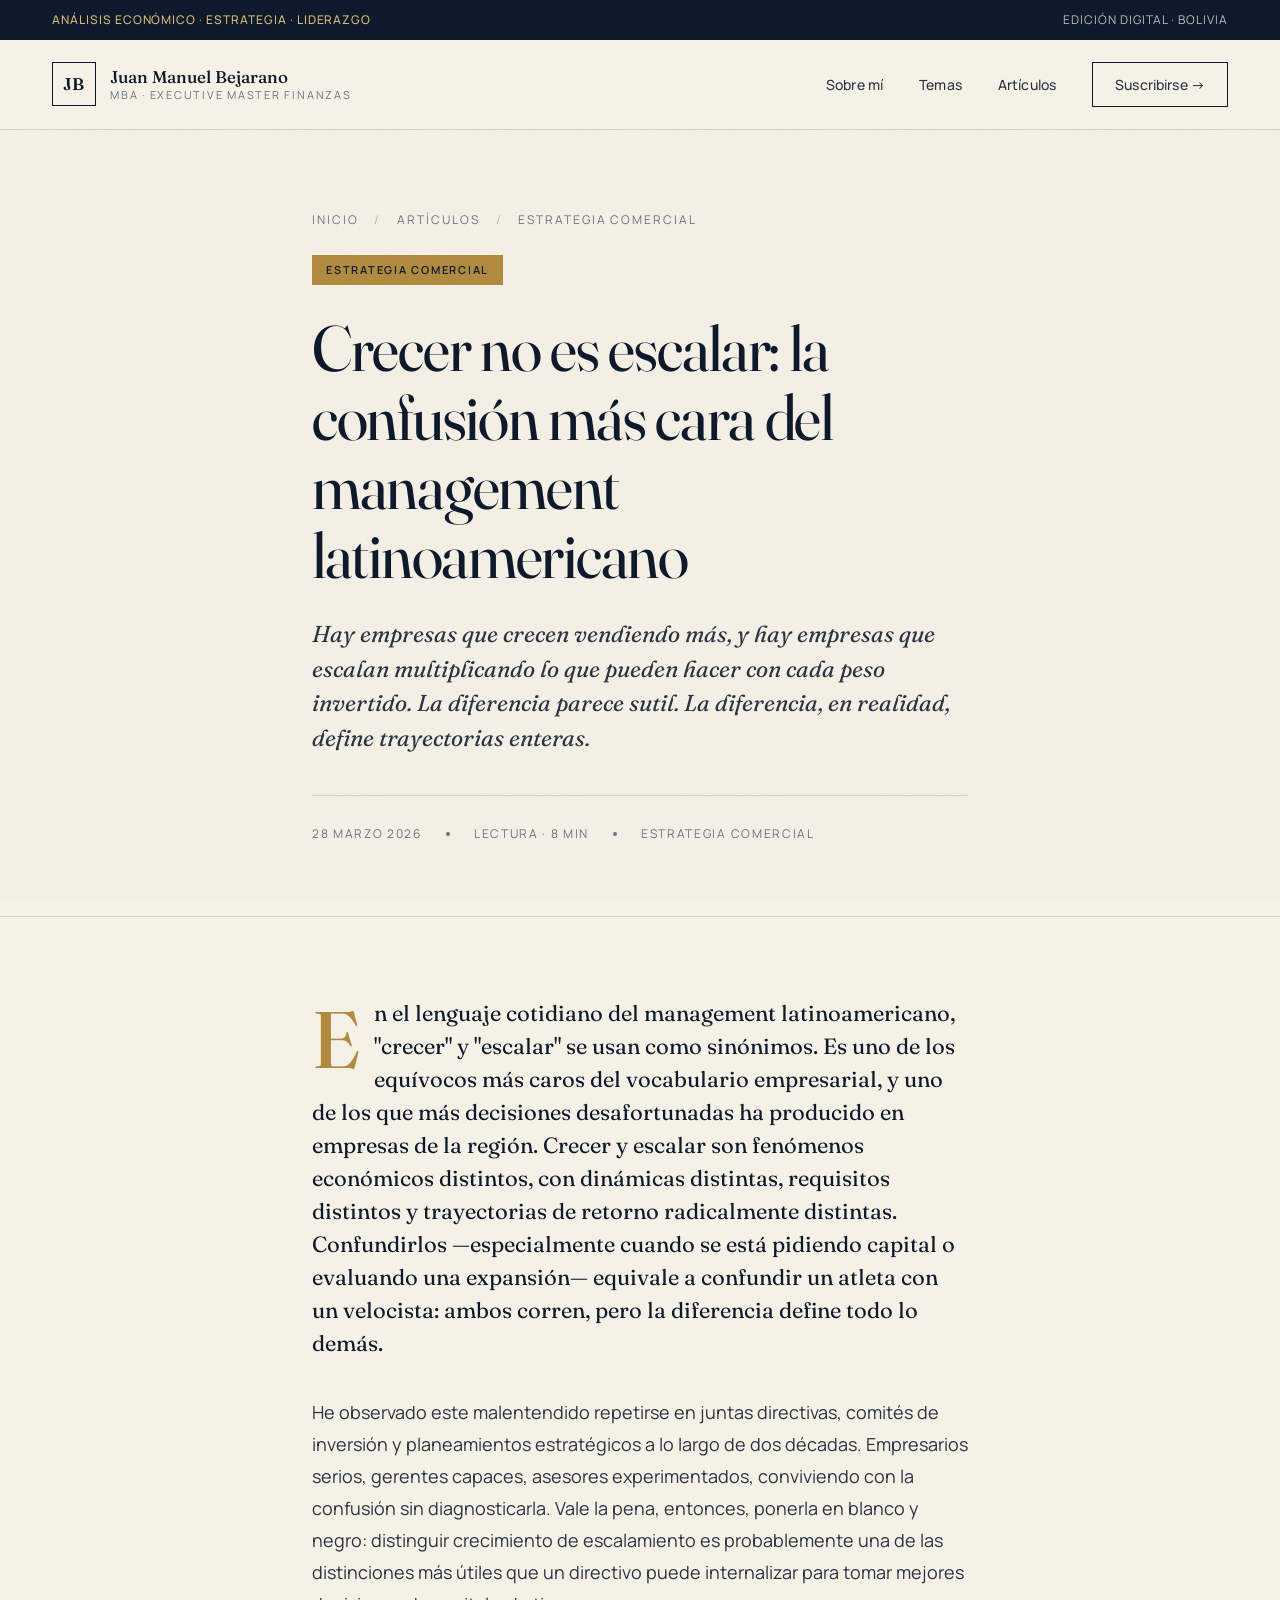
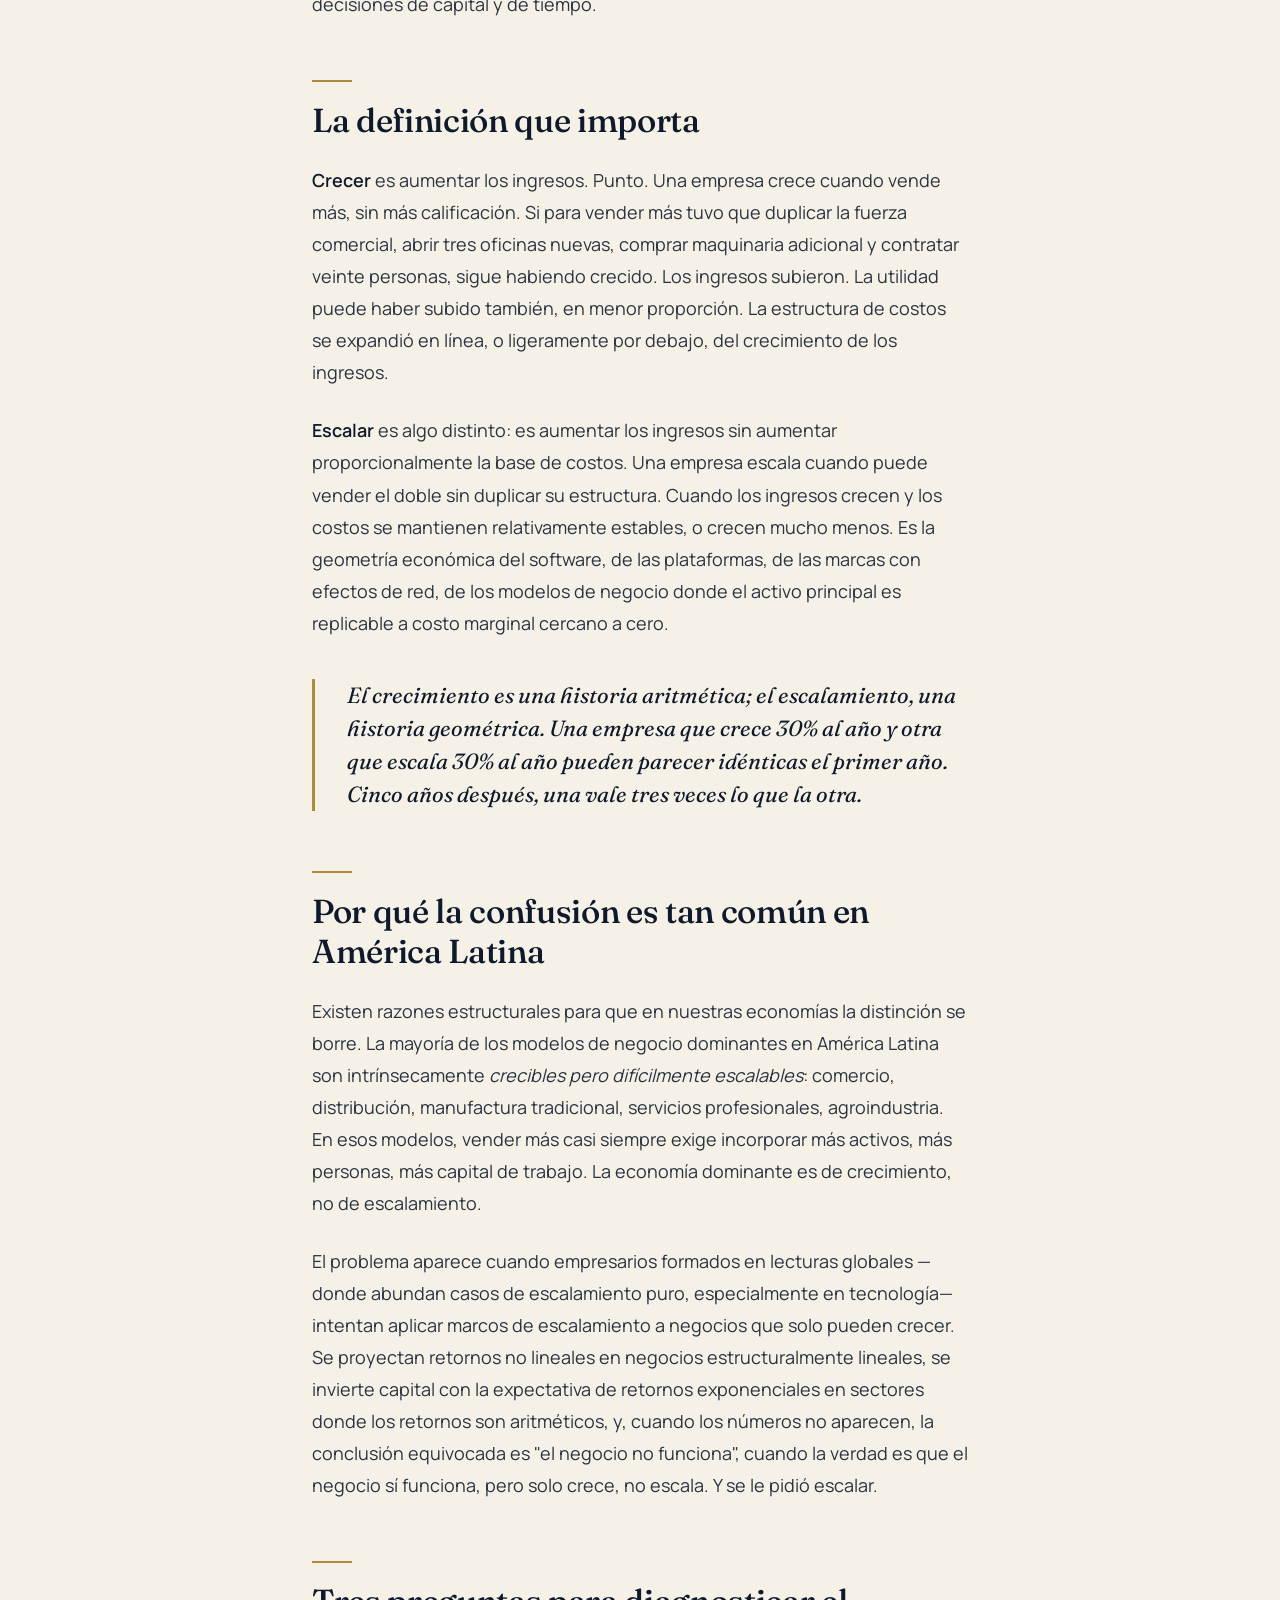
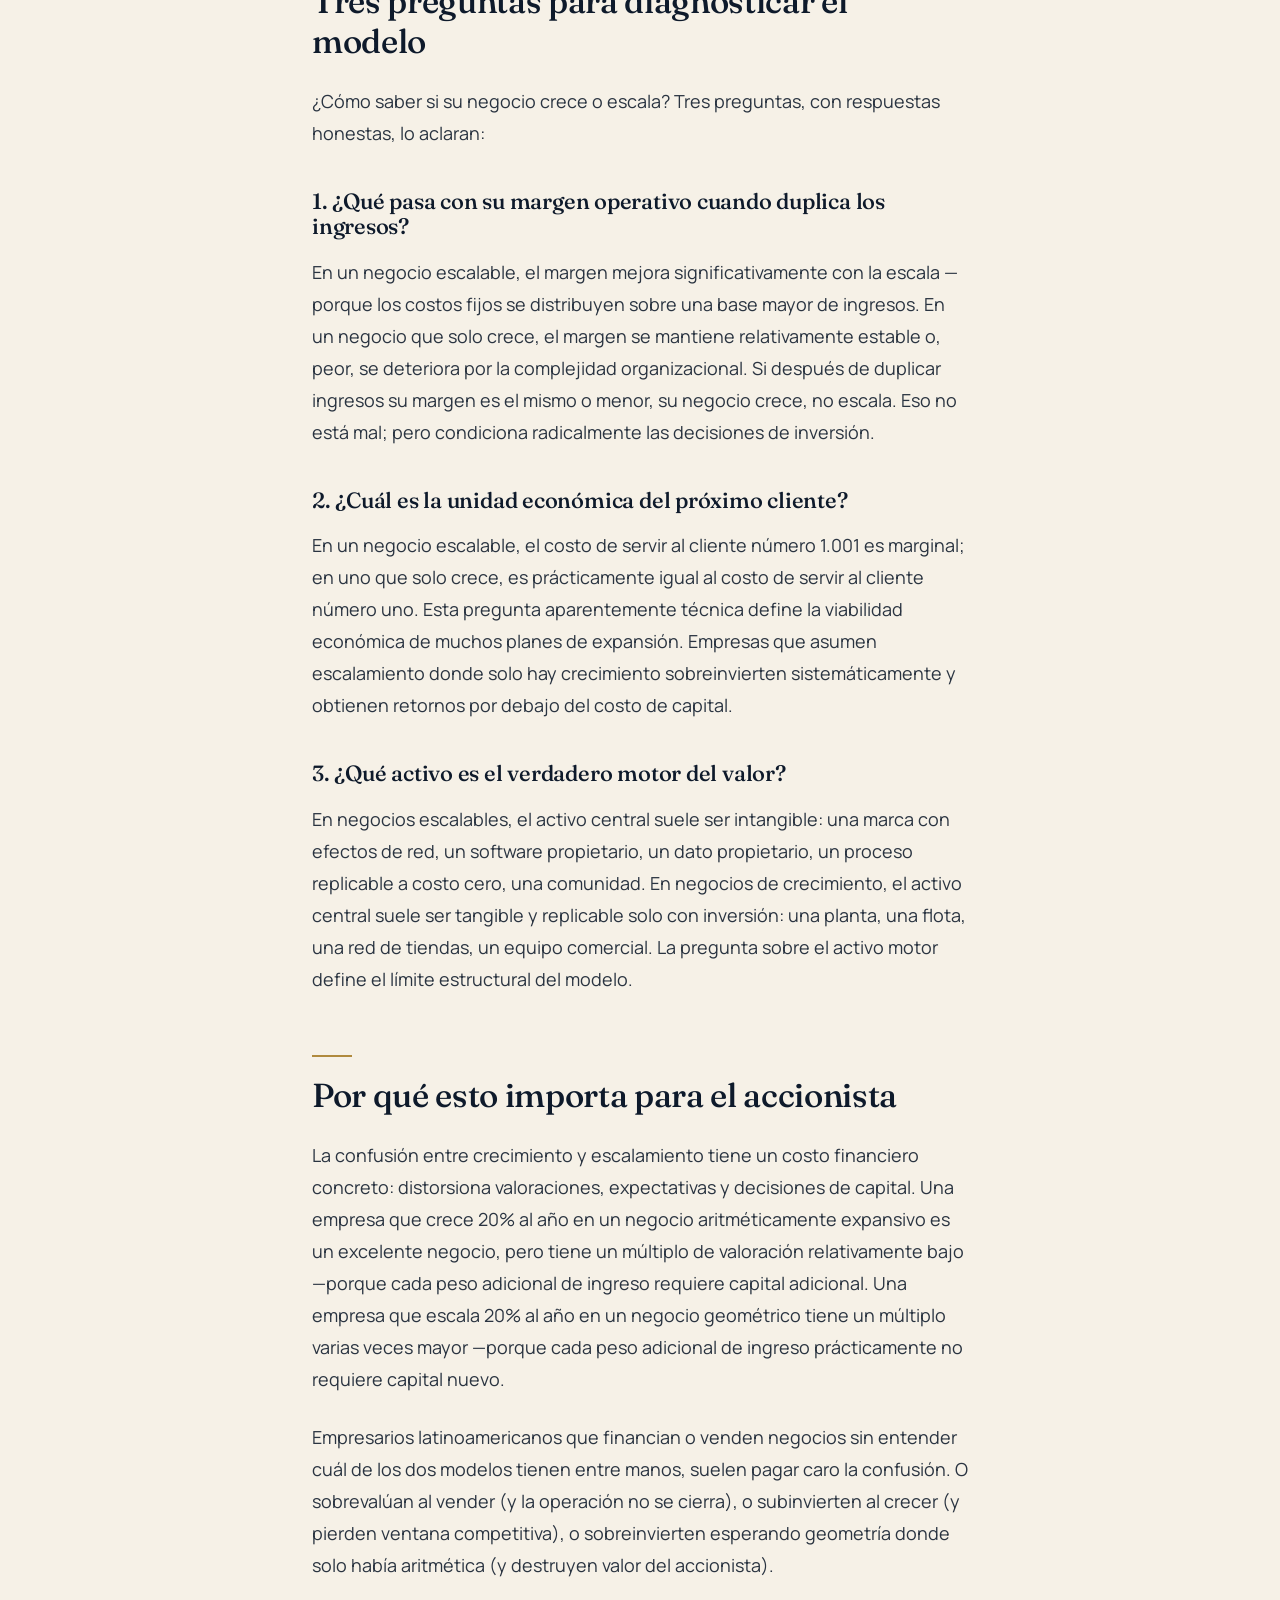
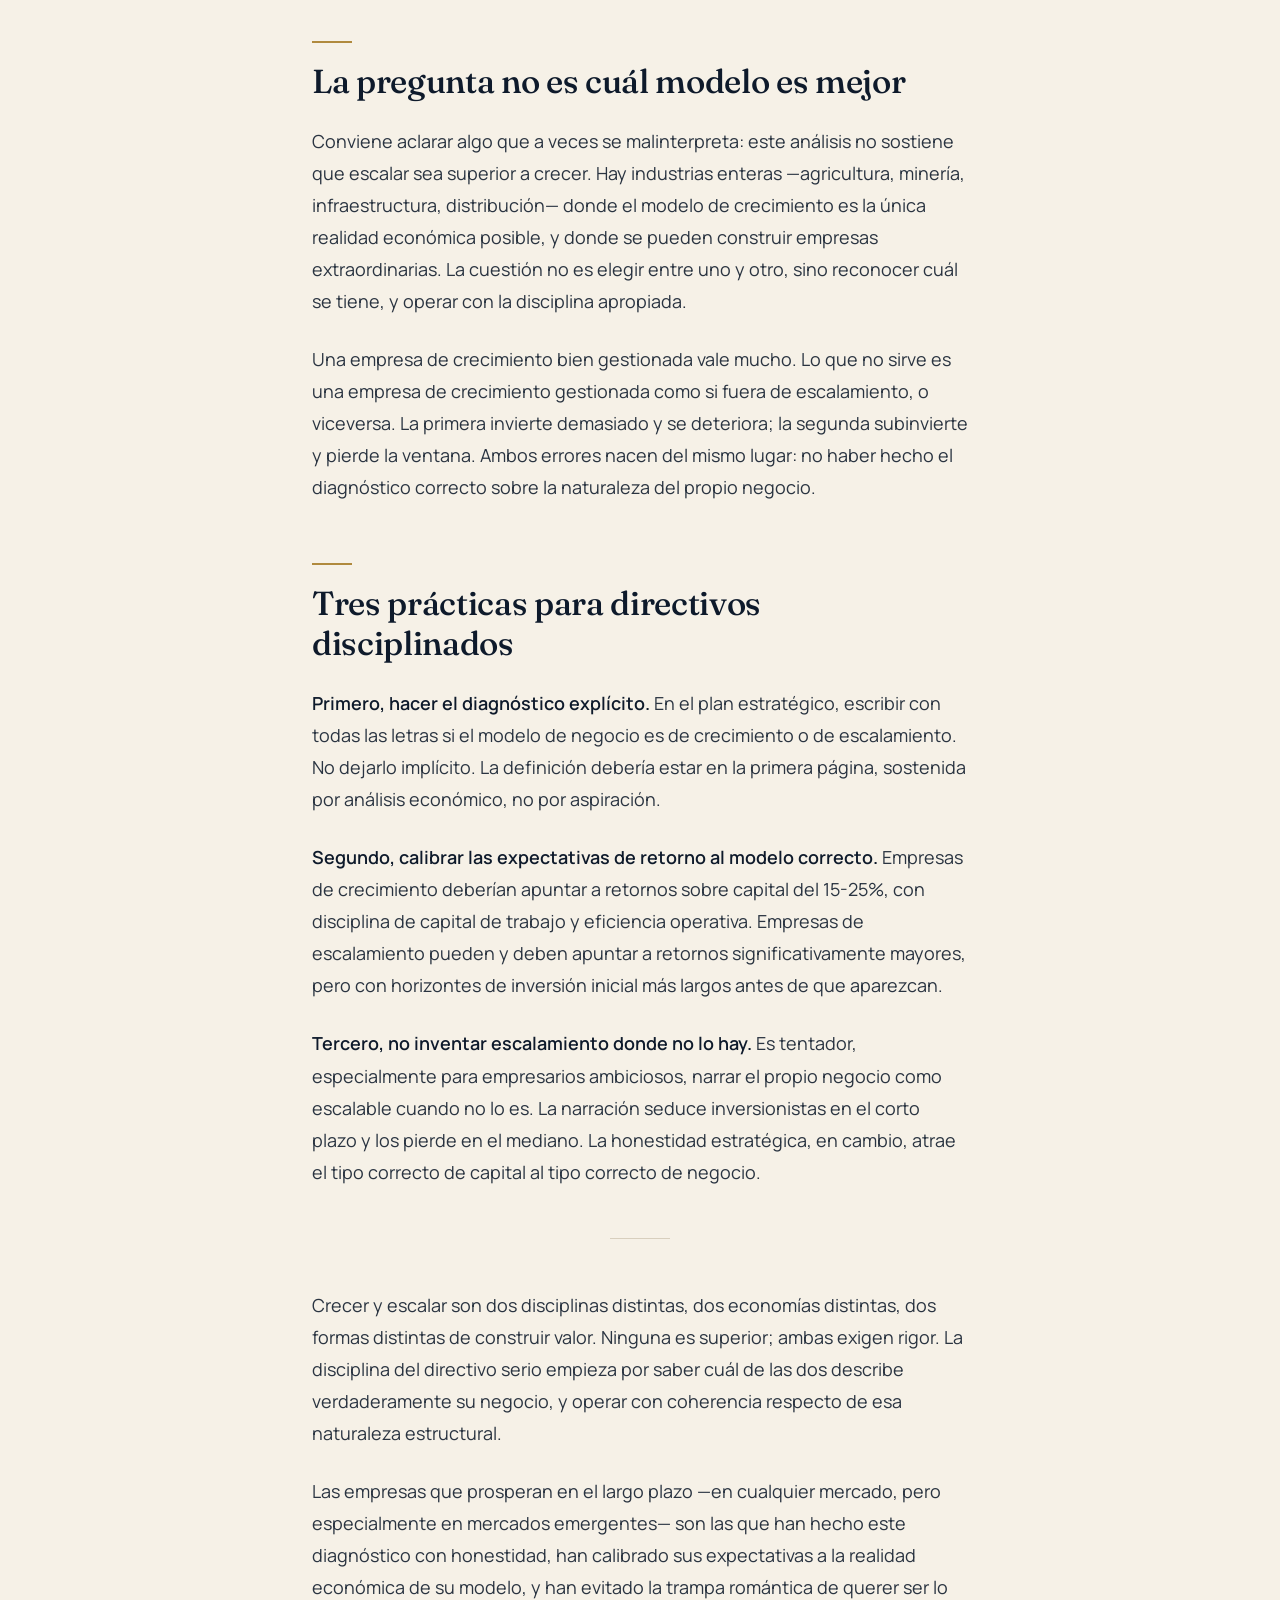
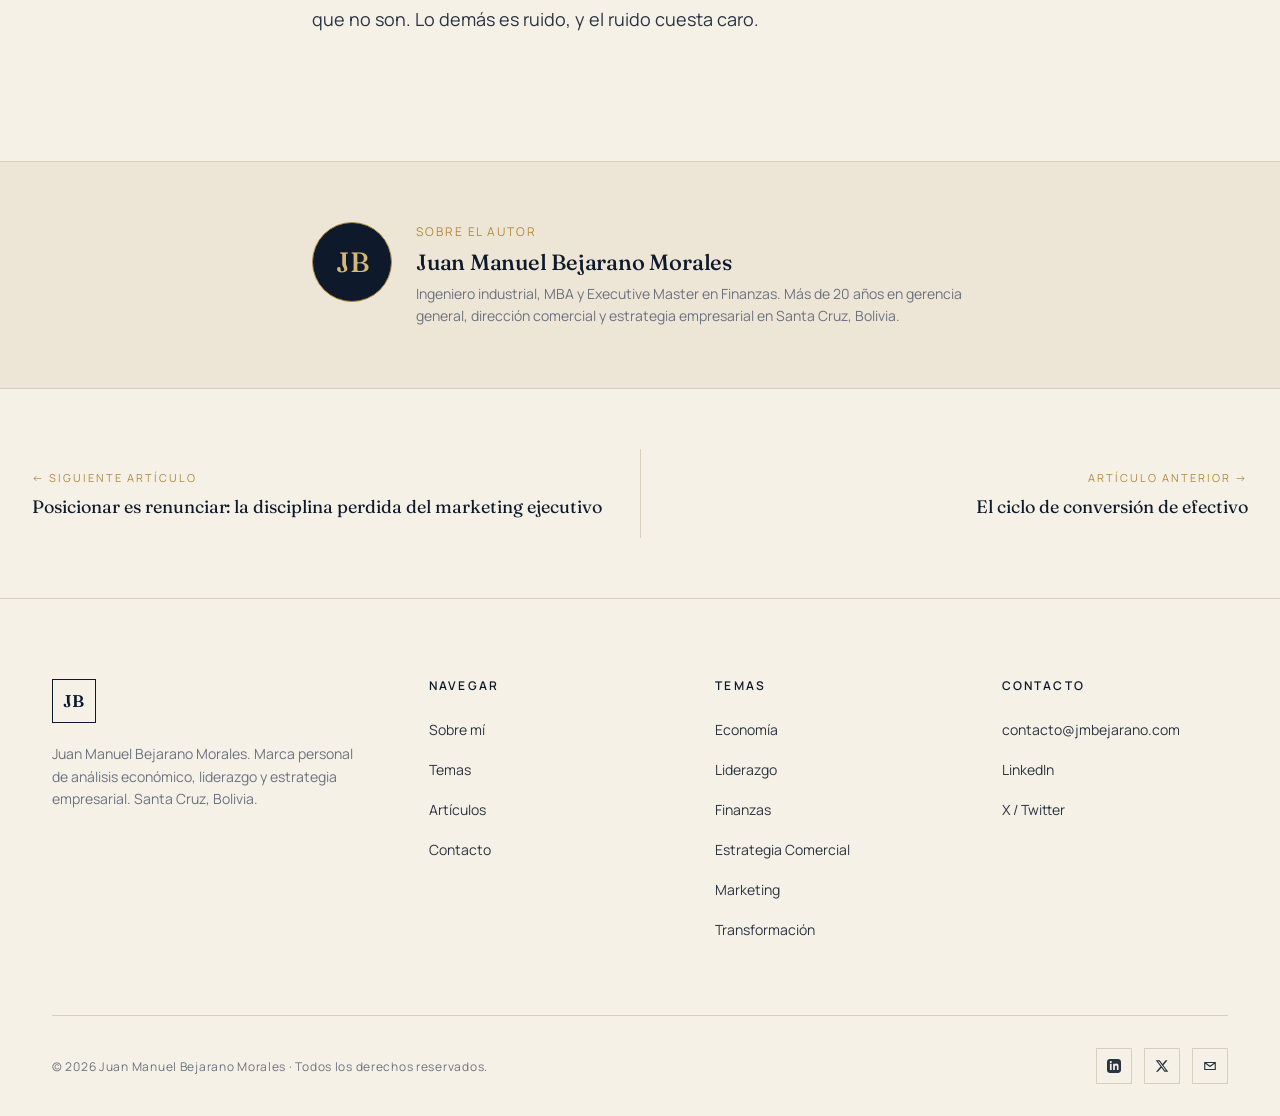
<file: articulos/crecer-no-es-escalar.html>
<!DOCTYPE html>
<html lang="es">
<head>
  <meta charset="UTF-8" />
  <meta name="viewport" content="width=device-width, initial-scale=1.0" />
  <title>Crecer no es escalar: la confusión más cara del management latinoamericano — Juan Manuel Bejarano Morales</title>
  <meta name="description" content="Por qué confundir crecimiento con escalamiento condena a empresas latinoamericanas a invertir mucho y rendir poco, y qué marco distingue a quienes realmente construyen ventajas estructurales." />
  <meta name="author" content="Juan Manuel Bejarano Morales" />

  <link rel="preconnect" href="https://fonts.googleapis.com" />
  <link rel="preconnect" href="https://fonts.gstatic.com" crossorigin />
  <link href="https://fonts.googleapis.com/css2?family=Fraunces:opsz,wght@9..144,400;9..144,500;9..144,600;9..144,700&family=Manrope:wght@300;400;500;600;700&display=swap" rel="stylesheet" />
  <link rel="stylesheet" href="../assets/style.css" />
</head>
<body>

<div class="topbar">
  <div class="container">
    <span class="tagline">Análisis Económico · Estrategia · Liderazgo</span>
    <span class="meta">Edición digital · Bolivia</span>
  </div>
</div>

<header class="site">
  <div class="inner">
    <a href="../index.html" class="brand">
      <div class="brand-mark">JB</div>
      <div class="brand-text">
        <span class="brand-name">Juan Manuel Bejarano</span>
        <span class="brand-role">MBA · Executive Master Finanzas</span>
      </div>
    </a>
    <nav class="primary" id="navMenu">
      <a href="../index.html#sobre-mi">Sobre mí</a>
      <a href="../index.html#temas">Temas</a>
      <a href="../index.html#articulos">Artículos</a>
      <a href="../index.html#contacto" class="nav-cta">Suscribirse →</a>
    </nav>
    <button class="nav-toggle" id="navToggle" aria-label="Abrir menú">
      <span></span><span></span><span></span>
    </button>
  </div>
</header>

<section class="article-hero">
  <div class="container-reading">
    <div class="crumb">
      <a href="../index.html">Inicio</a>
      <span class="sep">/</span>
      <a href="../index.html#articulos">Artículos</a>
      <span class="sep">/</span>
      <span>Estrategia Comercial</span>
    </div>
    <span class="a-category">Estrategia Comercial</span>
    <h1>Crecer no es escalar: la confusión más cara del management latinoamericano</h1>
    <p class="article-deck">Hay empresas que crecen vendiendo más, y hay empresas que escalan multiplicando lo que pueden hacer con cada peso invertido. La diferencia parece sutil. La diferencia, en realidad, define trayectorias enteras.</p>
    <div class="article-meta">
      <span>28 marzo 2026</span>
      <span class="dot"></span>
      <span>Lectura · 8 min</span>
      <span class="dot"></span>
      <span>Estrategia Comercial</span>
    </div>
  </div>
</section>

<section class="article-body">
  <div class="container-reading">
    <p class="lead-p">
      En el lenguaje cotidiano del management latinoamericano, "crecer" y "escalar" se usan como sinónimos. Es uno de los equívocos más caros del vocabulario empresarial, y uno de los que más decisiones desafortunadas ha producido en empresas de la región. Crecer y escalar son fenómenos económicos distintos, con dinámicas distintas, requisitos distintos y trayectorias de retorno radicalmente distintas. Confundirlos —especialmente cuando se está pidiendo capital o evaluando una expansión— equivale a confundir un atleta con un velocista: ambos corren, pero la diferencia define todo lo demás.
    </p>

    <p>
      He observado este malentendido repetirse en juntas directivas, comités de inversión y planeamientos estratégicos a lo largo de dos décadas. Empresarios serios, gerentes capaces, asesores experimentados, conviviendo con la confusión sin diagnosticarla. Vale la pena, entonces, ponerla en blanco y negro: distinguir crecimiento de escalamiento es probablemente una de las distinciones más útiles que un directivo puede internalizar para tomar mejores decisiones de capital y de tiempo.
    </p>

    <h2>La definición que importa</h2>

    <p>
      <strong>Crecer</strong> es aumentar los ingresos. Punto. Una empresa crece cuando vende más, sin más calificación. Si para vender más tuvo que duplicar la fuerza comercial, abrir tres oficinas nuevas, comprar maquinaria adicional y contratar veinte personas, sigue habiendo crecido. Los ingresos subieron. La utilidad puede haber subido también, en menor proporción. La estructura de costos se expandió en línea, o ligeramente por debajo, del crecimiento de los ingresos.
    </p>

    <p>
      <strong>Escalar</strong> es algo distinto: es aumentar los ingresos sin aumentar proporcionalmente la base de costos. Una empresa escala cuando puede vender el doble sin duplicar su estructura. Cuando los ingresos crecen y los costos se mantienen relativamente estables, o crecen mucho menos. Es la geometría económica del software, de las plataformas, de las marcas con efectos de red, de los modelos de negocio donde el activo principal es replicable a costo marginal cercano a cero.
    </p>

    <blockquote>
      El crecimiento es una historia aritmética; el escalamiento, una historia geométrica. Una empresa que crece 30% al año y otra que escala 30% al año pueden parecer idénticas el primer año. Cinco años después, una vale tres veces lo que la otra.
    </blockquote>

    <h2>Por qué la confusión es tan común en América Latina</h2>

    <p>
      Existen razones estructurales para que en nuestras economías la distinción se borre. La mayoría de los modelos de negocio dominantes en América Latina son intrínsecamente <em>crecibles pero difícilmente escalables</em>: comercio, distribución, manufactura tradicional, servicios profesionales, agroindustria. En esos modelos, vender más casi siempre exige incorporar más activos, más personas, más capital de trabajo. La economía dominante es de crecimiento, no de escalamiento.
    </p>

    <p>
      El problema aparece cuando empresarios formados en lecturas globales —donde abundan casos de escalamiento puro, especialmente en tecnología— intentan aplicar marcos de escalamiento a negocios que solo pueden crecer. Se proyectan retornos no lineales en negocios estructuralmente lineales, se invierte capital con la expectativa de retornos exponenciales en sectores donde los retornos son aritméticos, y, cuando los números no aparecen, la conclusión equivocada es "el negocio no funciona", cuando la verdad es que el negocio sí funciona, pero solo crece, no escala. Y se le pidió escalar.
    </p>

    <h2>Tres preguntas para diagnosticar el modelo</h2>

    <p>
      ¿Cómo saber si su negocio crece o escala? Tres preguntas, con respuestas honestas, lo aclaran:
    </p>

    <h3>1. ¿Qué pasa con su margen operativo cuando duplica los ingresos?</h3>

    <p>
      En un negocio escalable, el margen mejora significativamente con la escala —porque los costos fijos se distribuyen sobre una base mayor de ingresos. En un negocio que solo crece, el margen se mantiene relativamente estable o, peor, se deteriora por la complejidad organizacional. Si después de duplicar ingresos su margen es el mismo o menor, su negocio crece, no escala. Eso no está mal; pero condiciona radicalmente las decisiones de inversión.
    </p>

    <h3>2. ¿Cuál es la unidad económica del próximo cliente?</h3>

    <p>
      En un negocio escalable, el costo de servir al cliente número 1.001 es marginal; en uno que solo crece, es prácticamente igual al costo de servir al cliente número uno. Esta pregunta aparentemente técnica define la viabilidad económica de muchos planes de expansión. Empresas que asumen escalamiento donde solo hay crecimiento sobreinvierten sistemáticamente y obtienen retornos por debajo del costo de capital.
    </p>

    <h3>3. ¿Qué activo es el verdadero motor del valor?</h3>

    <p>
      En negocios escalables, el activo central suele ser intangible: una marca con efectos de red, un software propietario, un dato propietario, un proceso replicable a costo cero, una comunidad. En negocios de crecimiento, el activo central suele ser tangible y replicable solo con inversión: una planta, una flota, una red de tiendas, un equipo comercial. La pregunta sobre el activo motor define el límite estructural del modelo.
    </p>

    <h2>Por qué esto importa para el accionista</h2>

    <p>
      La confusión entre crecimiento y escalamiento tiene un costo financiero concreto: distorsiona valoraciones, expectativas y decisiones de capital. Una empresa que crece 20% al año en un negocio aritméticamente expansivo es un excelente negocio, pero tiene un múltiplo de valoración relativamente bajo —porque cada peso adicional de ingreso requiere capital adicional. Una empresa que escala 20% al año en un negocio geométrico tiene un múltiplo varias veces mayor —porque cada peso adicional de ingreso prácticamente no requiere capital nuevo.
    </p>

    <p>
      Empresarios latinoamericanos que financian o venden negocios sin entender cuál de los dos modelos tienen entre manos, suelen pagar caro la confusión. O sobrevalúan al vender (y la operación no se cierra), o subinvierten al crecer (y pierden ventana competitiva), o sobreinvierten esperando geometría donde solo había aritmética (y destruyen valor del accionista).
    </p>

    <h2>La pregunta no es cuál modelo es mejor</h2>

    <p>
      Conviene aclarar algo que a veces se malinterpreta: este análisis no sostiene que escalar sea superior a crecer. Hay industrias enteras —agricultura, minería, infraestructura, distribución— donde el modelo de crecimiento es la única realidad económica posible, y donde se pueden construir empresas extraordinarias. La cuestión no es elegir entre uno y otro, sino reconocer cuál se tiene, y operar con la disciplina apropiada.
    </p>

    <p>
      Una empresa de crecimiento bien gestionada vale mucho. Lo que no sirve es una empresa de crecimiento gestionada como si fuera de escalamiento, o viceversa. La primera invierte demasiado y se deteriora; la segunda subinvierte y pierde la ventana. Ambos errores nacen del mismo lugar: no haber hecho el diagnóstico correcto sobre la naturaleza del propio negocio.
    </p>

    <h2>Tres prácticas para directivos disciplinados</h2>

    <p>
      <strong>Primero, hacer el diagnóstico explícito.</strong> En el plan estratégico, escribir con todas las letras si el modelo de negocio es de crecimiento o de escalamiento. No dejarlo implícito. La definición debería estar en la primera página, sostenida por análisis económico, no por aspiración.
    </p>

    <p>
      <strong>Segundo, calibrar las expectativas de retorno al modelo correcto.</strong> Empresas de crecimiento deberían apuntar a retornos sobre capital del 15-25%, con disciplina de capital de trabajo y eficiencia operativa. Empresas de escalamiento pueden y deben apuntar a retornos significativamente mayores, pero con horizontes de inversión inicial más largos antes de que aparezcan.
    </p>

    <p>
      <strong>Tercero, no inventar escalamiento donde no lo hay.</strong> Es tentador, especialmente para empresarios ambiciosos, narrar el propio negocio como escalable cuando no lo es. La narración seduce inversionistas en el corto plazo y los pierde en el mediano. La honestidad estratégica, en cambio, atrae el tipo correcto de capital al tipo correcto de negocio.
    </p>

    <hr />

    <p>
      Crecer y escalar son dos disciplinas distintas, dos economías distintas, dos formas distintas de construir valor. Ninguna es superior; ambas exigen rigor. La disciplina del directivo serio empieza por saber cuál de las dos describe verdaderamente su negocio, y operar con coherencia respecto de esa naturaleza estructural.
    </p>

    <p>
      Las empresas que prosperan en el largo plazo —en cualquier mercado, pero especialmente en mercados emergentes— son las que han hecho este diagnóstico con honestidad, han calibrado sus expectativas a la realidad económica de su modelo, y han evitado la trampa romántica de querer ser lo que no son. Lo demás es ruido, y el ruido cuesta caro.
    </p>
  </div>
</section>

<section class="article-footer">
  <div class="container-reading">
    <div class="author-card">
      <div class="author-avatar">JB</div>
      <div class="author-info">
        <div class="label">Sobre el autor</div>
        <h4>Juan Manuel Bejarano Morales</h4>
        <p>Ingeniero industrial, MBA y Executive Master en Finanzas. Más de 20 años en gerencia general, dirección comercial y estrategia empresarial en Santa Cruz, Bolivia.</p>
      </div>
    </div>
  </div>
</section>

<nav class="article-nav">
  <a href="posicionar-es-renunciar.html" class="prev">
    <div class="label">← Siguiente artículo</div>
    <div class="title">Posicionar es renunciar: la disciplina perdida del marketing ejecutivo</div>
  </a>
  <a href="ciclo-conversion-efectivo.html" class="next">
    <div class="label">Artículo anterior →</div>
    <div class="title">El ciclo de conversión de efectivo</div>
  </a>
</nav>

<footer class="site">
  <div class="container">
    <div class="footer-grid">
      <div class="footer-brand">
        <div class="brand-mark">JB</div>
        <p>Juan Manuel Bejarano Morales. Marca personal de análisis económico, liderazgo y estrategia empresarial. Santa Cruz, Bolivia.</p>
      </div>
      <div class="footer-col">
        <h4>Navegar</h4>
        <ul>
          <li><a href="../index.html#sobre-mi">Sobre mí</a></li>
          <li><a href="../index.html#temas">Temas</a></li>
          <li><a href="../index.html#articulos">Artículos</a></li>
          <li><a href="../index.html#contacto">Contacto</a></li>
        </ul>
      </div>
      <div class="footer-col">
        <h4>Temas</h4>
        <ul>
          <li><a href="../index.html#temas">Economía</a></li>
          <li><a href="../index.html#temas">Liderazgo</a></li>
          <li><a href="../index.html#temas">Finanzas</a></li>
          <li><a href="../index.html#temas">Estrategia Comercial</a></li>
          <li><a href="../index.html#temas">Marketing</a></li>
          <li><a href="../index.html#temas">Transformación</a></li>
        </ul>
      </div>
      <div class="footer-col">
        <h4>Contacto</h4>
        <ul>
          <li><a href="mailto:contacto@jmbejarano.com">contacto@jmbejarano.com</a></li>
          <li><a href="#">LinkedIn</a></li>
          <li><a href="#">X / Twitter</a></li>
        </ul>
      </div>
    </div>
    <div class="footer-bottom">
      <span>© 2026 Juan Manuel Bejarano Morales · Todos los derechos reservados.</span>
      <div class="socials">
        <a href="#" aria-label="LinkedIn"><svg width="14" height="14" viewBox="0 0 24 24" fill="currentColor"><path d="M19 0h-14C2.2 0 0 2.2 0 5v14c0 2.8 2.2 5 5 5h14c2.8 0 5-2.2 5-5V5c0-2.8-2.2-5-5-5zM8 19H5V8h3v11zM6.5 6.7c-1 0-1.7-.8-1.7-1.7s.8-1.7 1.7-1.7c1 0 1.7.8 1.7 1.7.1.9-.7 1.7-1.7 1.7zM20 19h-3v-5.6c0-1.4-.5-2.3-1.7-2.3-.9 0-1.5.6-1.7 1.2-.1.2-.1.5-.1.8V19h-3V8h3v1.3c.4-.6 1.1-1.5 2.7-1.5 2 0 3.5 1.3 3.5 4V19z"/></svg></a>
        <a href="#" aria-label="X"><svg width="14" height="14" viewBox="0 0 24 24" fill="currentColor"><path d="M18.244 2.25h3.308l-7.227 8.26 8.502 11.24H16.17l-5.214-6.817L4.99 21.75H1.68l7.73-8.835L1.254 2.25H8.08l4.713 6.231zm-1.161 17.52h1.833L7.084 4.126H5.117z"/></svg></a>
        <a href="mailto:contacto@jmbejarano.com" aria-label="Email"><svg width="14" height="14" viewBox="0 0 24 24" fill="none" stroke="currentColor" stroke-width="2"><path d="M3 6l9 7 9-7M3 6h18v12H3z"/></svg></a>
      </div>
    </div>
  </div>
</footer>

<script>
  const navToggle = document.getElementById('navToggle');
  const navMenu = document.getElementById('navMenu');
  navToggle.addEventListener('click', () => {
    navToggle.classList.toggle('active');
    navMenu.classList.toggle('open');
  });
</script>

</body>
</html>
</file>
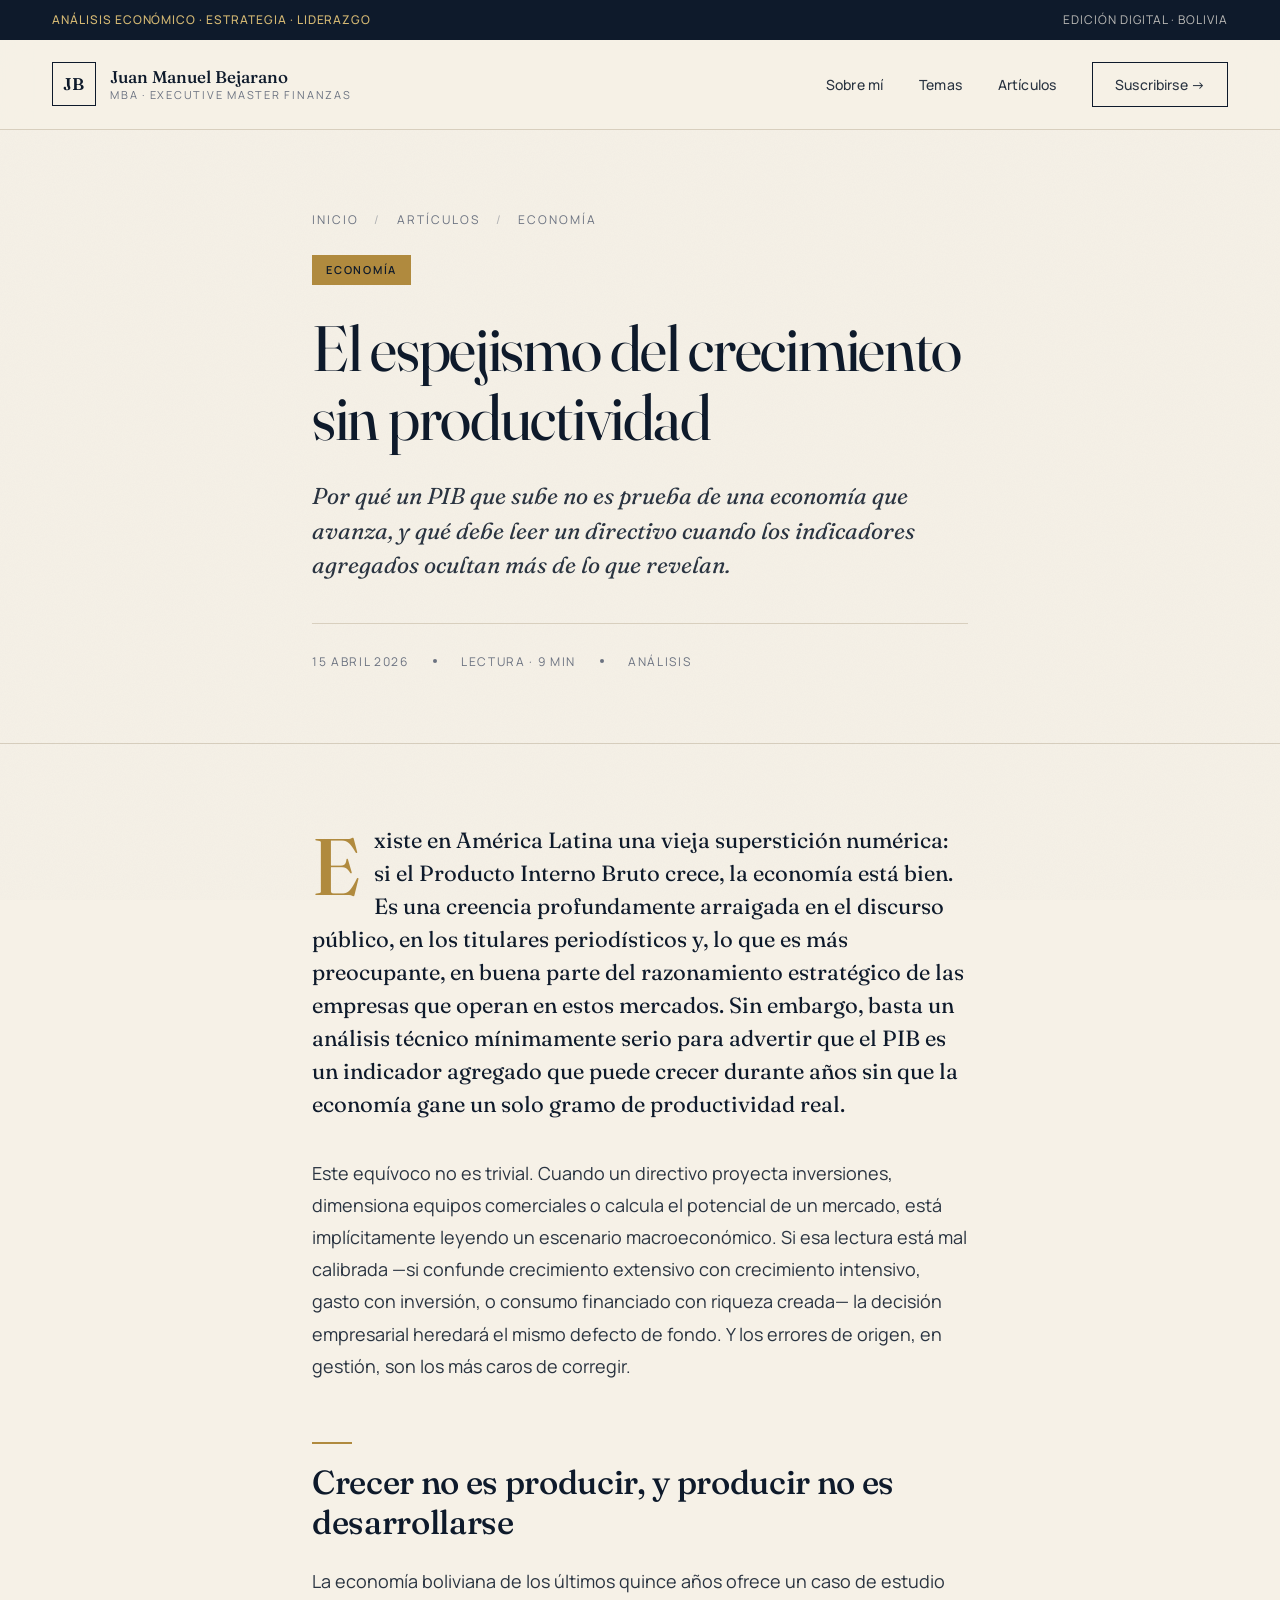
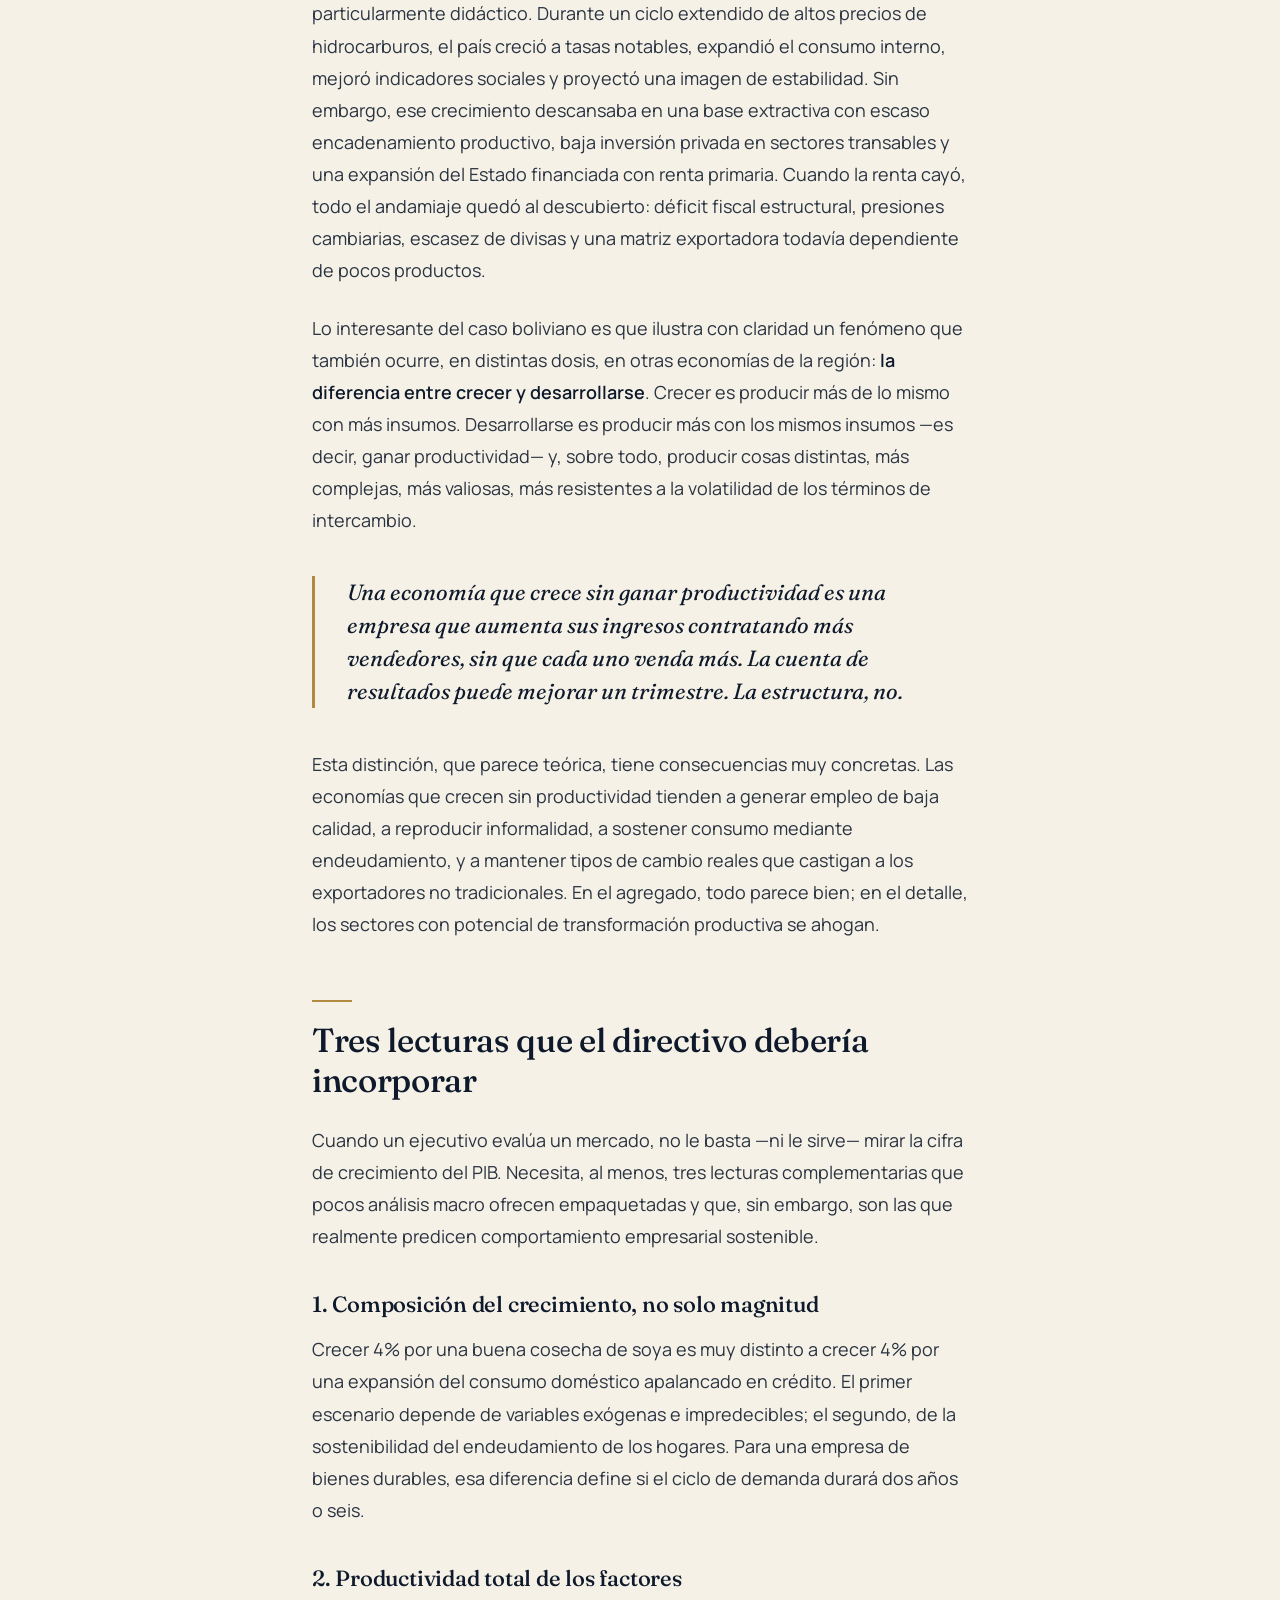
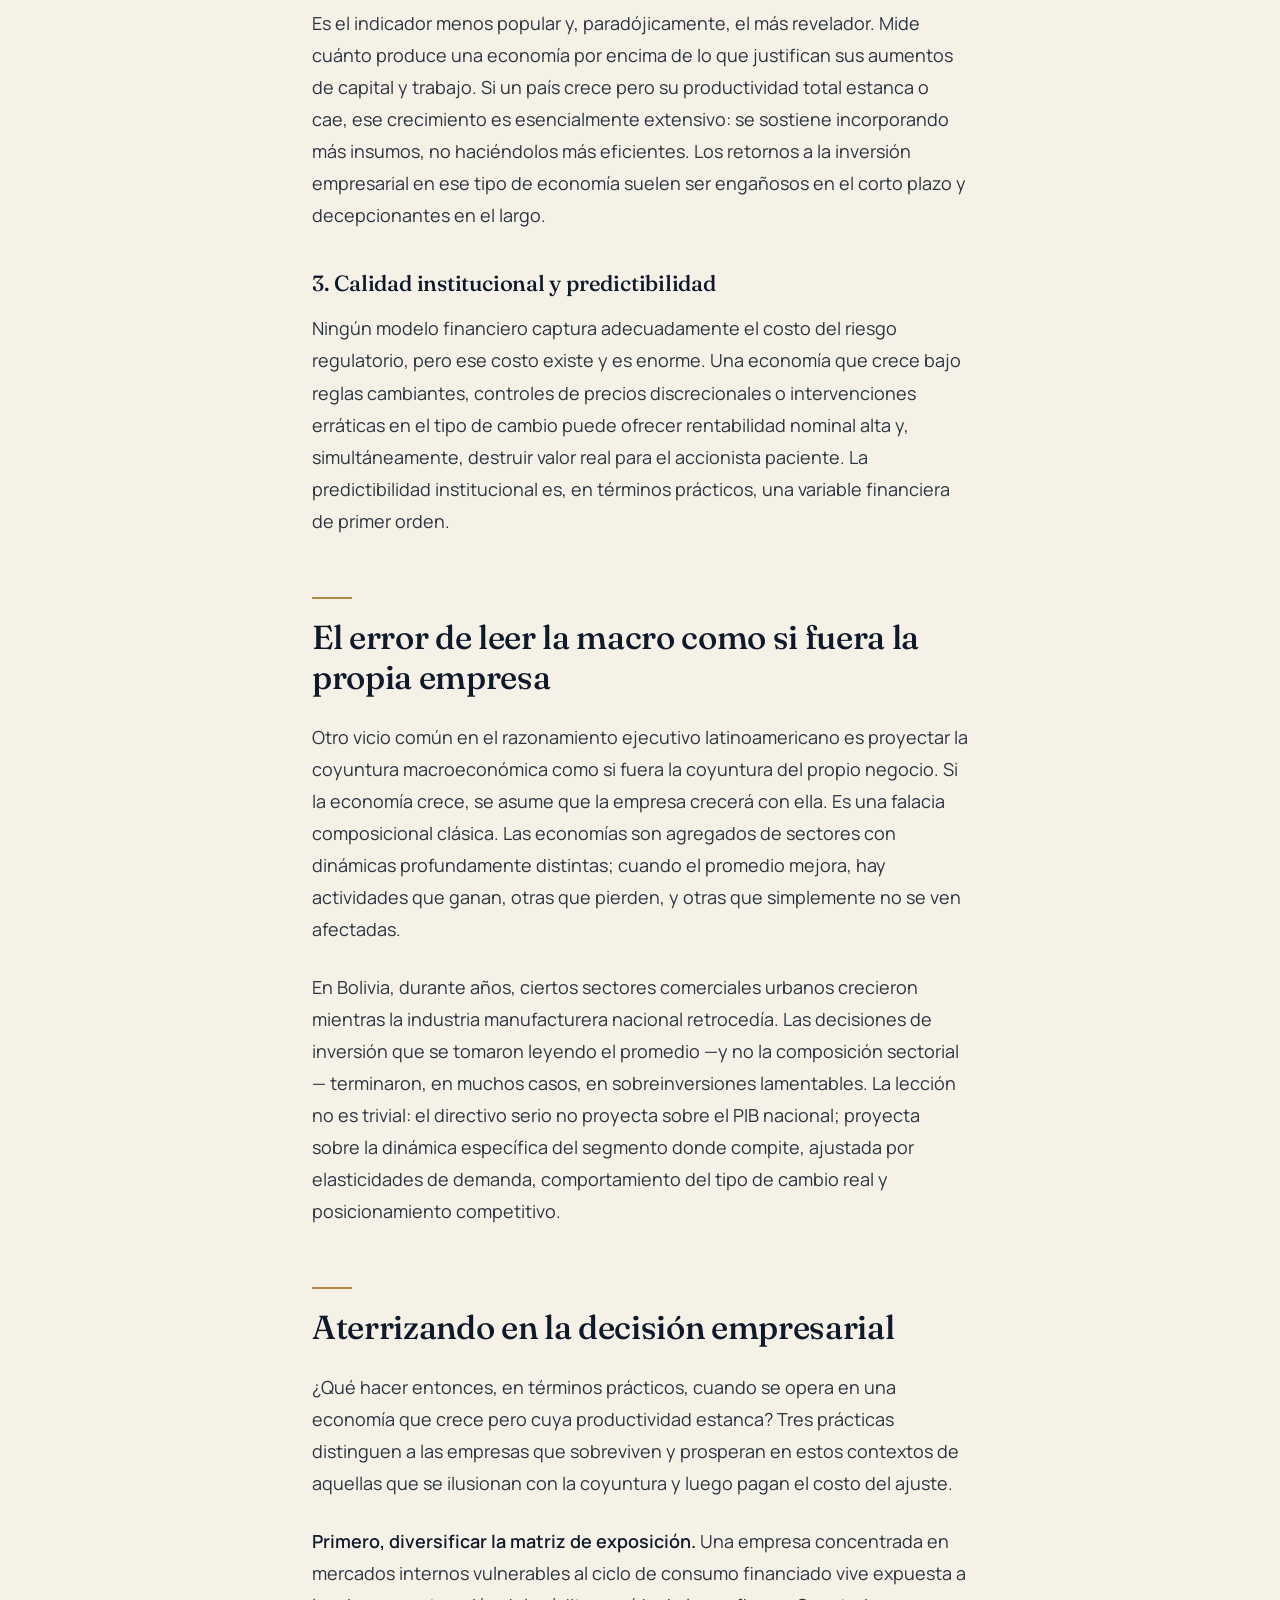
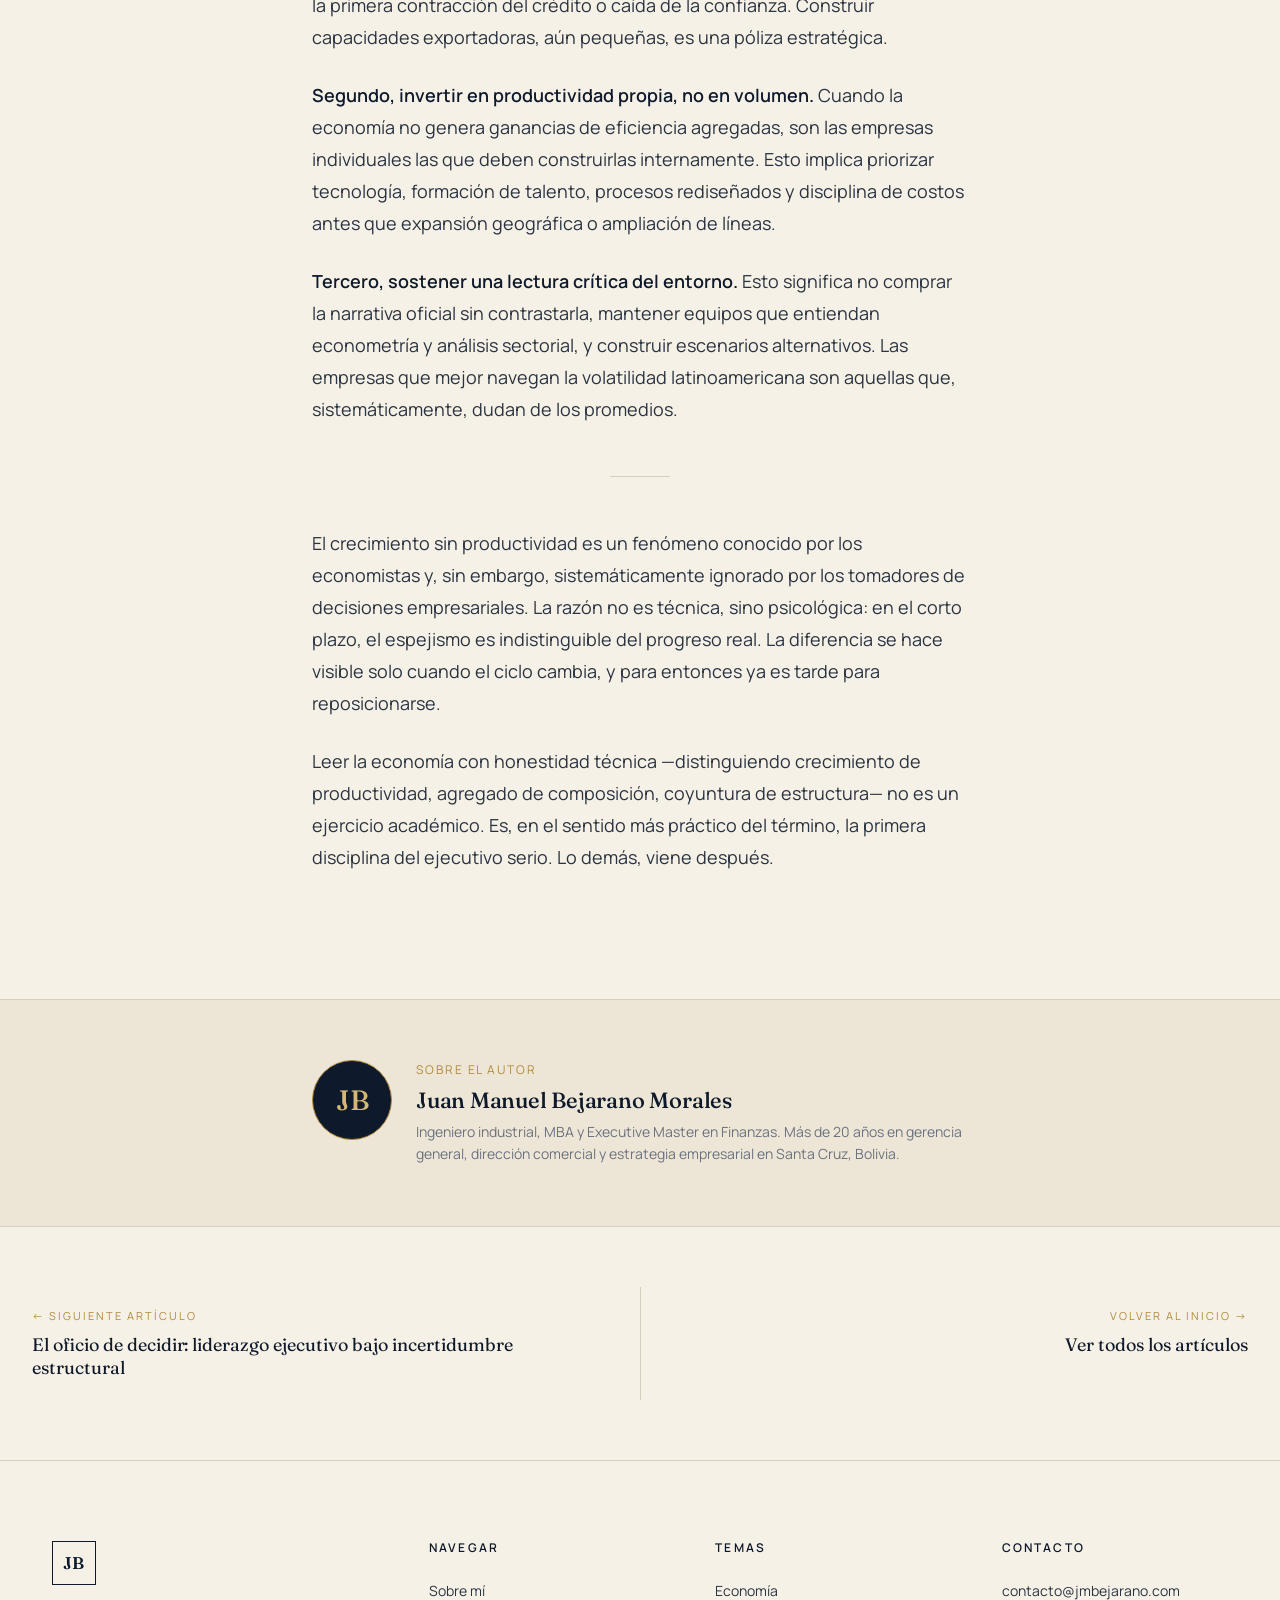
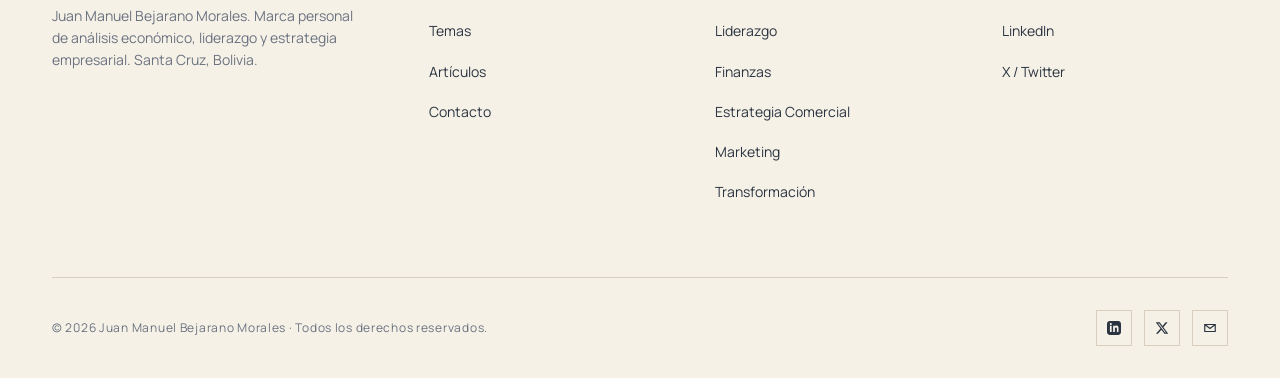
<file: articulos/espejismo-crecimiento-bolivia.html>
<!DOCTYPE html>
<html lang="es">
<head>
  <meta charset="UTF-8" />
  <meta name="viewport" content="width=device-width, initial-scale=1.0" />
  <title>El espejismo del crecimiento sin productividad — Juan Manuel Bejarano Morales</title>
  <meta name="description" content="Análisis sobre por qué crecer en PIB no equivale a desarrollarse, y qué deben mirar los ejecutivos cuando una economía aparenta prosperidad sin productividad real." />
  <meta name="author" content="Juan Manuel Bejarano Morales" />

  <link rel="preconnect" href="https://fonts.googleapis.com" />
  <link rel="preconnect" href="https://fonts.gstatic.com" crossorigin />
  <link href="https://fonts.googleapis.com/css2?family=Fraunces:opsz,wght@9..144,400;9..144,500;9..144,600;9..144,700&family=Manrope:wght@300;400;500;600;700&display=swap" rel="stylesheet" />
  <link rel="stylesheet" href="../assets/style.css" />
</head>
<body>

<!-- TOPBAR -->
<div class="topbar">
  <div class="container">
    <span class="tagline">Análisis Económico · Estrategia · Liderazgo</span>
    <span class="meta">Edición digital · Bolivia</span>
  </div>
</div>

<!-- HEADER -->
<header class="site">
  <div class="inner">
    <a href="../index.html" class="brand">
      <div class="brand-mark">JB</div>
      <div class="brand-text">
        <span class="brand-name">Juan Manuel Bejarano</span>
        <span class="brand-role">MBA · Executive Master Finanzas</span>
      </div>
    </a>
    <nav class="primary" id="navMenu">
      <a href="../index.html#sobre-mi">Sobre mí</a>
      <a href="../index.html#temas">Temas</a>
      <a href="../index.html#articulos">Artículos</a>
      <a href="../index.html#contacto" class="nav-cta">Suscribirse →</a>
    </nav>
    <button class="nav-toggle" id="navToggle" aria-label="Abrir menú">
      <span></span><span></span><span></span>
    </button>
  </div>
</header>

<!-- ARTÍCULO: HERO -->
<section class="article-hero">
  <div class="container-reading">
    <div class="crumb">
      <a href="../index.html">Inicio</a>
      <span class="sep">/</span>
      <a href="../index.html#articulos">Artículos</a>
      <span class="sep">/</span>
      <span>Economía</span>
    </div>
    <span class="a-category">Economía</span>
    <h1>El espejismo del crecimiento sin productividad</h1>
    <p class="article-deck">
      Por qué un PIB que sube no es prueba de una economía que avanza, y qué debe leer un directivo cuando los indicadores agregados ocultan más de lo que revelan.
    </p>
    <div class="article-meta">
      <span>15 abril 2026</span>
      <span class="dot"></span>
      <span>Lectura · 9 min</span>
      <span class="dot"></span>
      <span>Análisis</span>
    </div>
  </div>
</section>

<!-- ARTÍCULO: CUERPO -->
<section class="article-body">
  <div class="container-reading">

    <p class="lead-p">
      Existe en América Latina una vieja superstición numérica: si el Producto Interno Bruto crece, la economía está bien. Es una creencia profundamente arraigada en el discurso público, en los titulares periodísticos y, lo que es más preocupante, en buena parte del razonamiento estratégico de las empresas que operan en estos mercados. Sin embargo, basta un análisis técnico mínimamente serio para advertir que el PIB es un indicador agregado que puede crecer durante años sin que la economía gane un solo gramo de productividad real.
    </p>

    <p>
      Este equívoco no es trivial. Cuando un directivo proyecta inversiones, dimensiona equipos comerciales o calcula el potencial de un mercado, está implícitamente leyendo un escenario macroeconómico. Si esa lectura está mal calibrada —si confunde crecimiento extensivo con crecimiento intensivo, gasto con inversión, o consumo financiado con riqueza creada— la decisión empresarial heredará el mismo defecto de fondo. Y los errores de origen, en gestión, son los más caros de corregir.
    </p>

    <h2>Crecer no es producir, y producir no es desarrollarse</h2>

    <p>
      La economía boliviana de los últimos quince años ofrece un caso de estudio particularmente didáctico. Durante un ciclo extendido de altos precios de hidrocarburos, el país creció a tasas notables, expandió el consumo interno, mejoró indicadores sociales y proyectó una imagen de estabilidad. Sin embargo, ese crecimiento descansaba en una base extractiva con escaso encadenamiento productivo, baja inversión privada en sectores transables y una expansión del Estado financiada con renta primaria. Cuando la renta cayó, todo el andamiaje quedó al descubierto: déficit fiscal estructural, presiones cambiarias, escasez de divisas y una matriz exportadora todavía dependiente de pocos productos.
    </p>

    <p>
      Lo interesante del caso boliviano es que ilustra con claridad un fenómeno que también ocurre, en distintas dosis, en otras economías de la región: <strong>la diferencia entre crecer y desarrollarse</strong>. Crecer es producir más de lo mismo con más insumos. Desarrollarse es producir más con los mismos insumos —es decir, ganar productividad— y, sobre todo, producir cosas distintas, más complejas, más valiosas, más resistentes a la volatilidad de los términos de intercambio.
    </p>

    <blockquote>
      Una economía que crece sin ganar productividad es una empresa que aumenta sus ingresos contratando más vendedores, sin que cada uno venda más. La cuenta de resultados puede mejorar un trimestre. La estructura, no.
    </blockquote>

    <p>
      Esta distinción, que parece teórica, tiene consecuencias muy concretas. Las economías que crecen sin productividad tienden a generar empleo de baja calidad, a reproducir informalidad, a sostener consumo mediante endeudamiento, y a mantener tipos de cambio reales que castigan a los exportadores no tradicionales. En el agregado, todo parece bien; en el detalle, los sectores con potencial de transformación productiva se ahogan.
    </p>

    <h2>Tres lecturas que el directivo debería incorporar</h2>

    <p>
      Cuando un ejecutivo evalúa un mercado, no le basta —ni le sirve— mirar la cifra de crecimiento del PIB. Necesita, al menos, tres lecturas complementarias que pocos análisis macro ofrecen empaquetadas y que, sin embargo, son las que realmente predicen comportamiento empresarial sostenible.
    </p>

    <h3>1. Composición del crecimiento, no solo magnitud</h3>

    <p>
      Crecer 4% por una buena cosecha de soya es muy distinto a crecer 4% por una expansión del consumo doméstico apalancado en crédito. El primer escenario depende de variables exógenas e impredecibles; el segundo, de la sostenibilidad del endeudamiento de los hogares. Para una empresa de bienes durables, esa diferencia define si el ciclo de demanda durará dos años o seis.
    </p>

    <h3>2. Productividad total de los factores</h3>

    <p>
      Es el indicador menos popular y, paradójicamente, el más revelador. Mide cuánto produce una economía por encima de lo que justifican sus aumentos de capital y trabajo. Si un país crece pero su productividad total estanca o cae, ese crecimiento es esencialmente extensivo: se sostiene incorporando más insumos, no haciéndolos más eficientes. Los retornos a la inversión empresarial en ese tipo de economía suelen ser engañosos en el corto plazo y decepcionantes en el largo.
    </p>

    <h3>3. Calidad institucional y predictibilidad</h3>

    <p>
      Ningún modelo financiero captura adecuadamente el costo del riesgo regulatorio, pero ese costo existe y es enorme. Una economía que crece bajo reglas cambiantes, controles de precios discrecionales o intervenciones erráticas en el tipo de cambio puede ofrecer rentabilidad nominal alta y, simultáneamente, destruir valor real para el accionista paciente. La predictibilidad institucional es, en términos prácticos, una variable financiera de primer orden.
    </p>

    <h2>El error de leer la macro como si fuera la propia empresa</h2>

    <p>
      Otro vicio común en el razonamiento ejecutivo latinoamericano es proyectar la coyuntura macroeconómica como si fuera la coyuntura del propio negocio. Si la economía crece, se asume que la empresa crecerá con ella. Es una falacia composicional clásica. Las economías son agregados de sectores con dinámicas profundamente distintas; cuando el promedio mejora, hay actividades que ganan, otras que pierden, y otras que simplemente no se ven afectadas.
    </p>

    <p>
      En Bolivia, durante años, ciertos sectores comerciales urbanos crecieron mientras la industria manufacturera nacional retrocedía. Las decisiones de inversión que se tomaron leyendo el promedio —y no la composición sectorial— terminaron, en muchos casos, en sobreinversiones lamentables. La lección no es trivial: el directivo serio no proyecta sobre el PIB nacional; proyecta sobre la dinámica específica del segmento donde compite, ajustada por elasticidades de demanda, comportamiento del tipo de cambio real y posicionamiento competitivo.
    </p>

    <h2>Aterrizando en la decisión empresarial</h2>

    <p>
      ¿Qué hacer entonces, en términos prácticos, cuando se opera en una economía que crece pero cuya productividad estanca? Tres prácticas distinguen a las empresas que sobreviven y prosperan en estos contextos de aquellas que se ilusionan con la coyuntura y luego pagan el costo del ajuste.
    </p>

    <p>
      <strong>Primero, diversificar la matriz de exposición.</strong> Una empresa concentrada en mercados internos vulnerables al ciclo de consumo financiado vive expuesta a la primera contracción del crédito o caída de la confianza. Construir capacidades exportadoras, aún pequeñas, es una póliza estratégica.
    </p>

    <p>
      <strong>Segundo, invertir en productividad propia, no en volumen.</strong> Cuando la economía no genera ganancias de eficiencia agregadas, son las empresas individuales las que deben construirlas internamente. Esto implica priorizar tecnología, formación de talento, procesos rediseñados y disciplina de costos antes que expansión geográfica o ampliación de líneas.
    </p>

    <p>
      <strong>Tercero, sostener una lectura crítica del entorno.</strong> Esto significa no comprar la narrativa oficial sin contrastarla, mantener equipos que entiendan econometría y análisis sectorial, y construir escenarios alternativos. Las empresas que mejor navegan la volatilidad latinoamericana son aquellas que, sistemáticamente, dudan de los promedios.
    </p>

    <hr />

    <p>
      El crecimiento sin productividad es un fenómeno conocido por los economistas y, sin embargo, sistemáticamente ignorado por los tomadores de decisiones empresariales. La razón no es técnica, sino psicológica: en el corto plazo, el espejismo es indistinguible del progreso real. La diferencia se hace visible solo cuando el ciclo cambia, y para entonces ya es tarde para reposicionarse.
    </p>

    <p>
      Leer la economía con honestidad técnica —distinguiendo crecimiento de productividad, agregado de composición, coyuntura de estructura— no es un ejercicio académico. Es, en el sentido más práctico del término, la primera disciplina del ejecutivo serio. Lo demás, viene después.
    </p>

  </div>
</section>

<!-- ARTÍCULO: AUTOR -->
<section class="article-footer">
  <div class="container-reading">
    <div class="author-card">
      <div class="author-avatar">JB</div>
      <div class="author-info">
        <div class="label">Sobre el autor</div>
        <h4>Juan Manuel Bejarano Morales</h4>
        <p>Ingeniero industrial, MBA y Executive Master en Finanzas. Más de 20 años en gerencia general, dirección comercial y estrategia empresarial en Santa Cruz, Bolivia.</p>
      </div>
    </div>
  </div>
</section>

<!-- NAV ANTERIOR / SIGUIENTE -->
<nav class="article-nav">
  <a href="oficio-decidir-incertidumbre.html" class="prev">
    <div class="label">← Siguiente artículo</div>
    <div class="title">El oficio de decidir: liderazgo ejecutivo bajo incertidumbre estructural</div>
  </a>
  <a href="../index.html#articulos" class="next">
    <div class="label">Volver al inicio →</div>
    <div class="title">Ver todos los artículos</div>
  </a>
</nav>

<!-- FOOTER -->
<footer class="site">
  <div class="container">
    <div class="footer-grid">
      <div class="footer-brand">
        <div class="brand-mark">JB</div>
        <p>Juan Manuel Bejarano Morales. Marca personal de análisis económico, liderazgo y estrategia empresarial. Santa Cruz, Bolivia.</p>
      </div>
      <div class="footer-col">
        <h4>Navegar</h4>
        <ul>
          <li><a href="../index.html#sobre-mi">Sobre mí</a></li>
          <li><a href="../index.html#temas">Temas</a></li>
          <li><a href="../index.html#articulos">Artículos</a></li>
          <li><a href="../index.html#contacto">Contacto</a></li>
        </ul>
      </div>
      <div class="footer-col">
        <h4>Temas</h4>
        <ul>
          <li><a href="../index.html#temas">Economía</a></li>
          <li><a href="../index.html#temas">Liderazgo</a></li>
          <li><a href="../index.html#temas">Finanzas</a></li>
          <li><a href="../index.html#temas">Estrategia Comercial</a></li>
          <li><a href="../index.html#temas">Marketing</a></li>
          <li><a href="../index.html#temas">Transformación</a></li>
        </ul>
      </div>
      <div class="footer-col">
        <h4>Contacto</h4>
        <ul>
          <li><a href="mailto:contacto@jmbejarano.com">contacto@jmbejarano.com</a></li>
          <li><a href="#">LinkedIn</a></li>
          <li><a href="#">X / Twitter</a></li>
        </ul>
      </div>
    </div>
    <div class="footer-bottom">
      <span>© 2026 Juan Manuel Bejarano Morales · Todos los derechos reservados.</span>
      <div class="socials">
        <a href="#" aria-label="LinkedIn">
          <svg width="14" height="14" viewBox="0 0 24 24" fill="currentColor"><path d="M19 0h-14C2.2 0 0 2.2 0 5v14c0 2.8 2.2 5 5 5h14c2.8 0 5-2.2 5-5V5c0-2.8-2.2-5-5-5zM8 19H5V8h3v11zM6.5 6.7c-1 0-1.7-.8-1.7-1.7s.8-1.7 1.7-1.7c1 0 1.7.8 1.7 1.7.1.9-.7 1.7-1.7 1.7zM20 19h-3v-5.6c0-1.4-.5-2.3-1.7-2.3-.9 0-1.5.6-1.7 1.2-.1.2-.1.5-.1.8V19h-3V8h3v1.3c.4-.6 1.1-1.5 2.7-1.5 2 0 3.5 1.3 3.5 4V19z"/></svg>
        </a>
        <a href="#" aria-label="X">
          <svg width="14" height="14" viewBox="0 0 24 24" fill="currentColor"><path d="M18.244 2.25h3.308l-7.227 8.26 8.502 11.24H16.17l-5.214-6.817L4.99 21.75H1.68l7.73-8.835L1.254 2.25H8.08l4.713 6.231zm-1.161 17.52h1.833L7.084 4.126H5.117z"/></svg>
        </a>
        <a href="mailto:contacto@jmbejarano.com" aria-label="Email">
          <svg width="14" height="14" viewBox="0 0 24 24" fill="none" stroke="currentColor" stroke-width="2"><path d="M3 6l9 7 9-7M3 6h18v12H3z"/></svg>
        </a>
      </div>
    </div>
  </div>
</footer>

<script>
  const navToggle = document.getElementById('navToggle');
  const navMenu = document.getElementById('navMenu');
  navToggle.addEventListener('click', () => {
    navToggle.classList.toggle('active');
    navMenu.classList.toggle('open');
  });
</script>

</body>
</html>
</file>
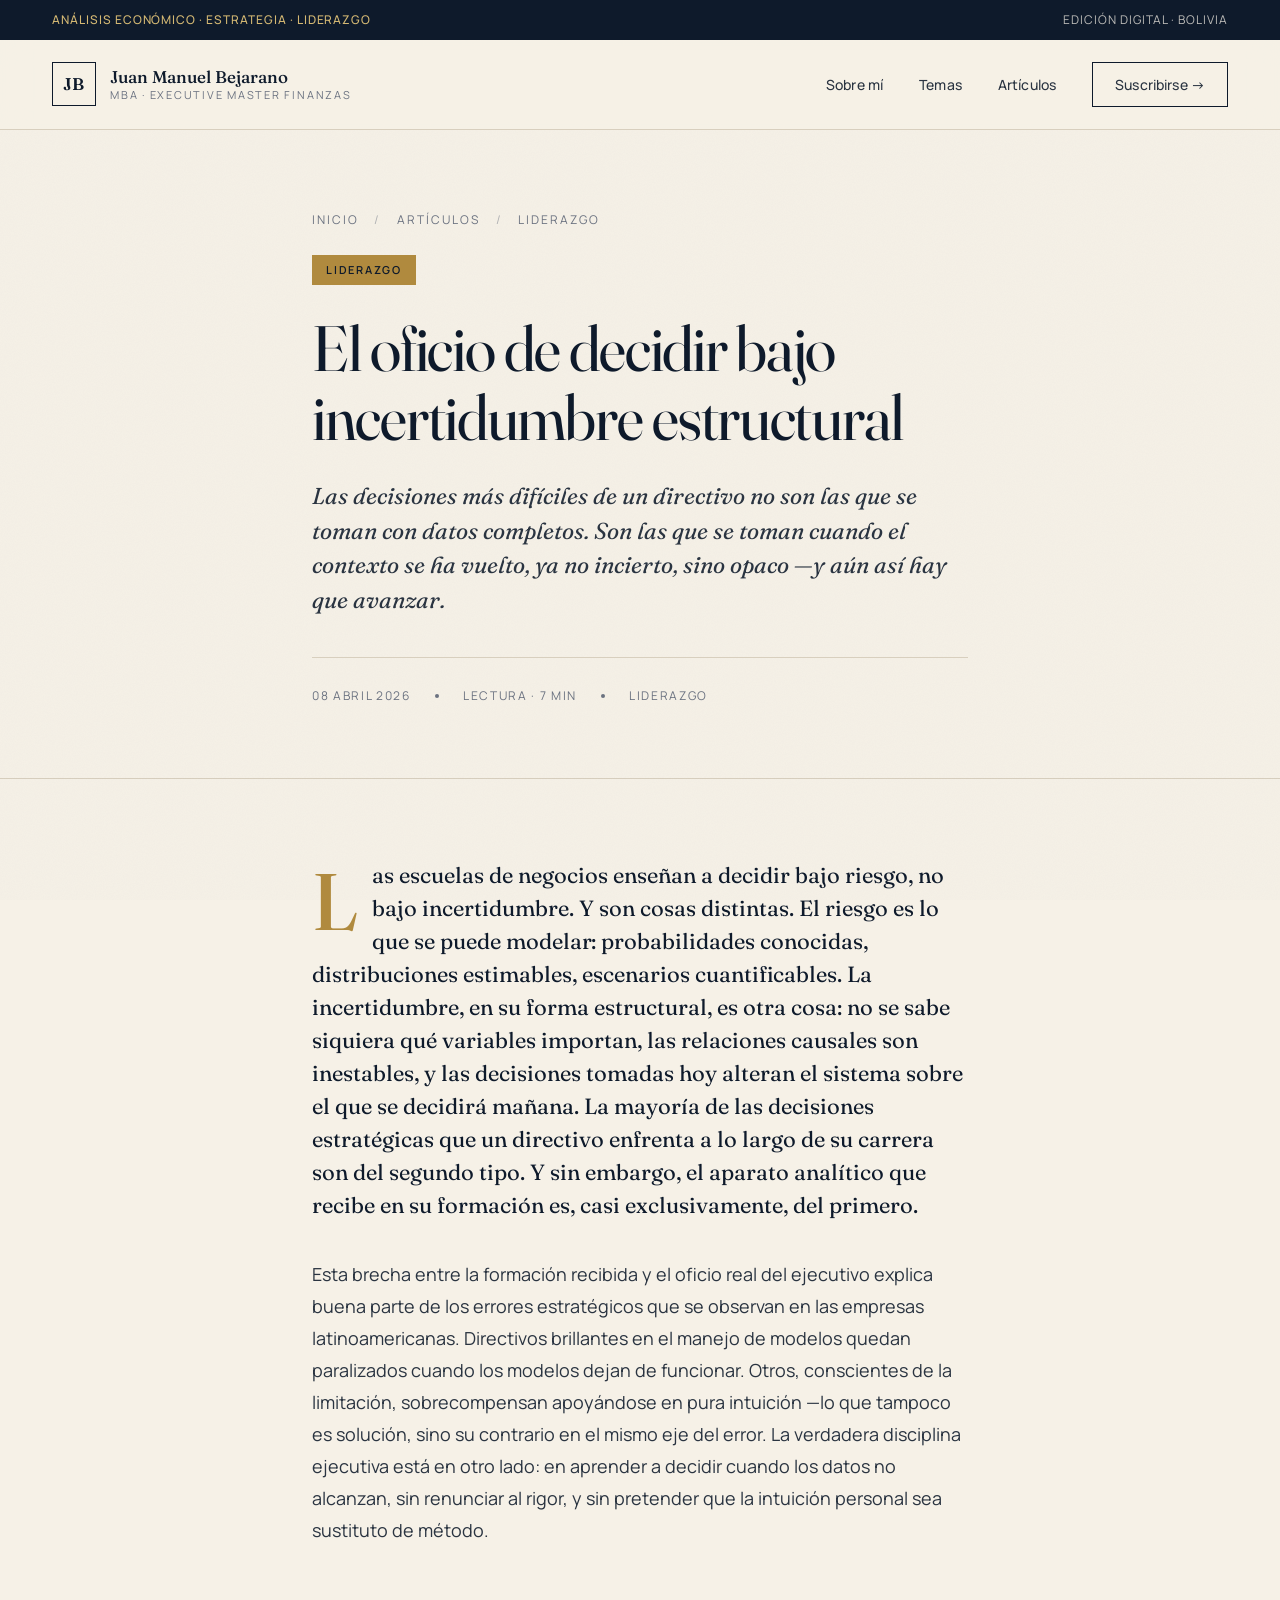
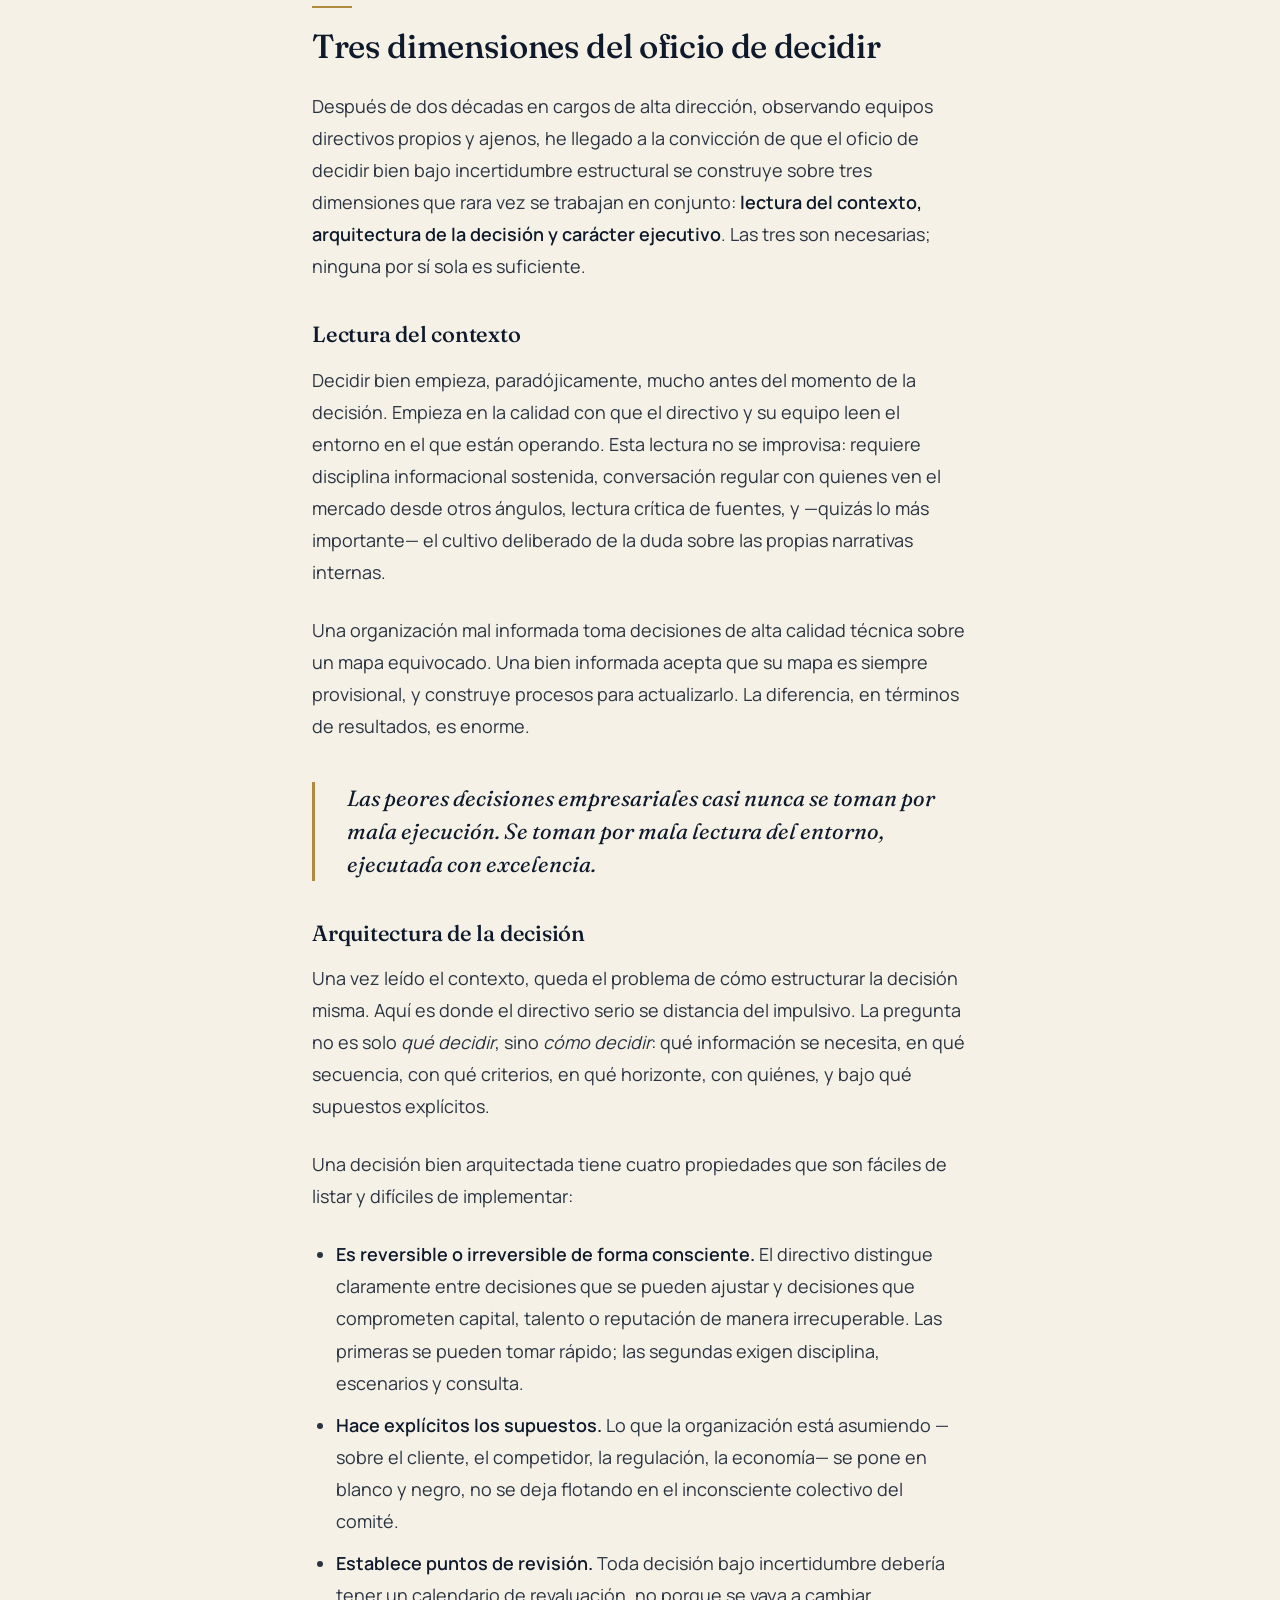
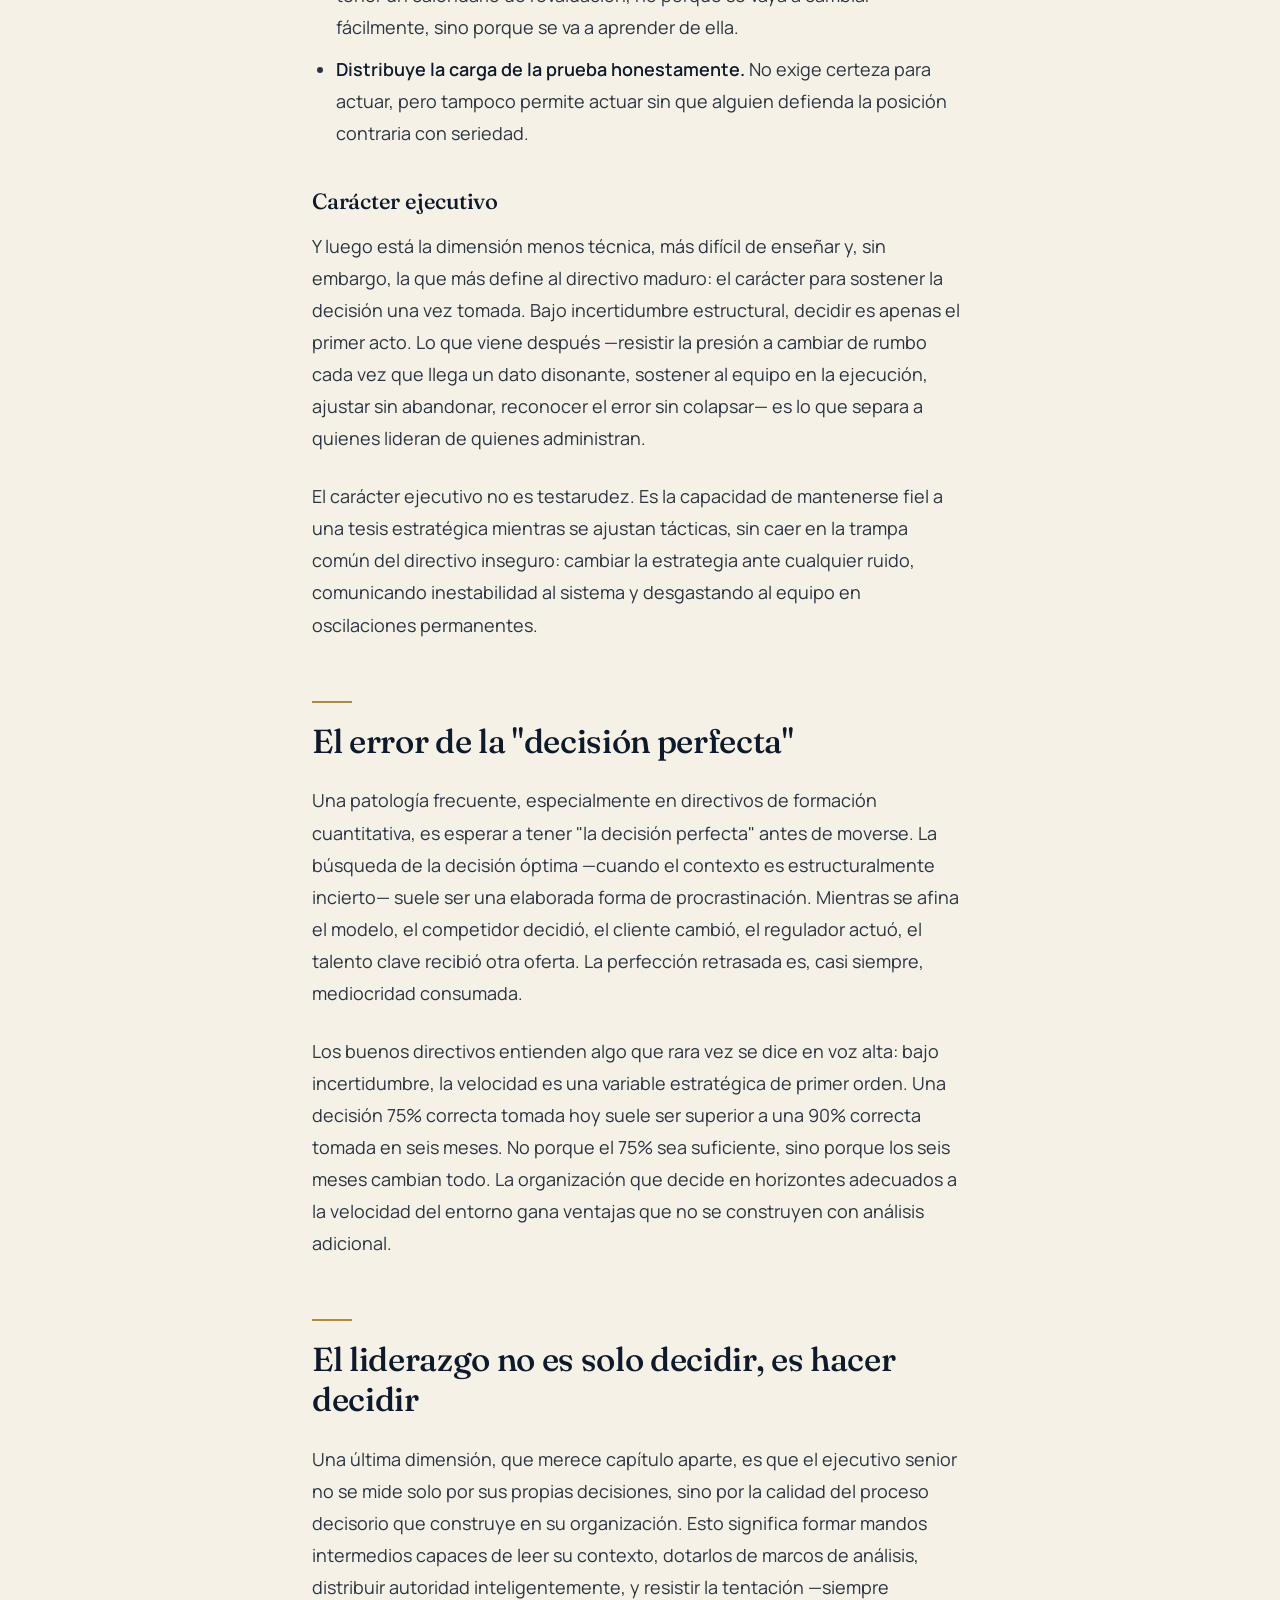
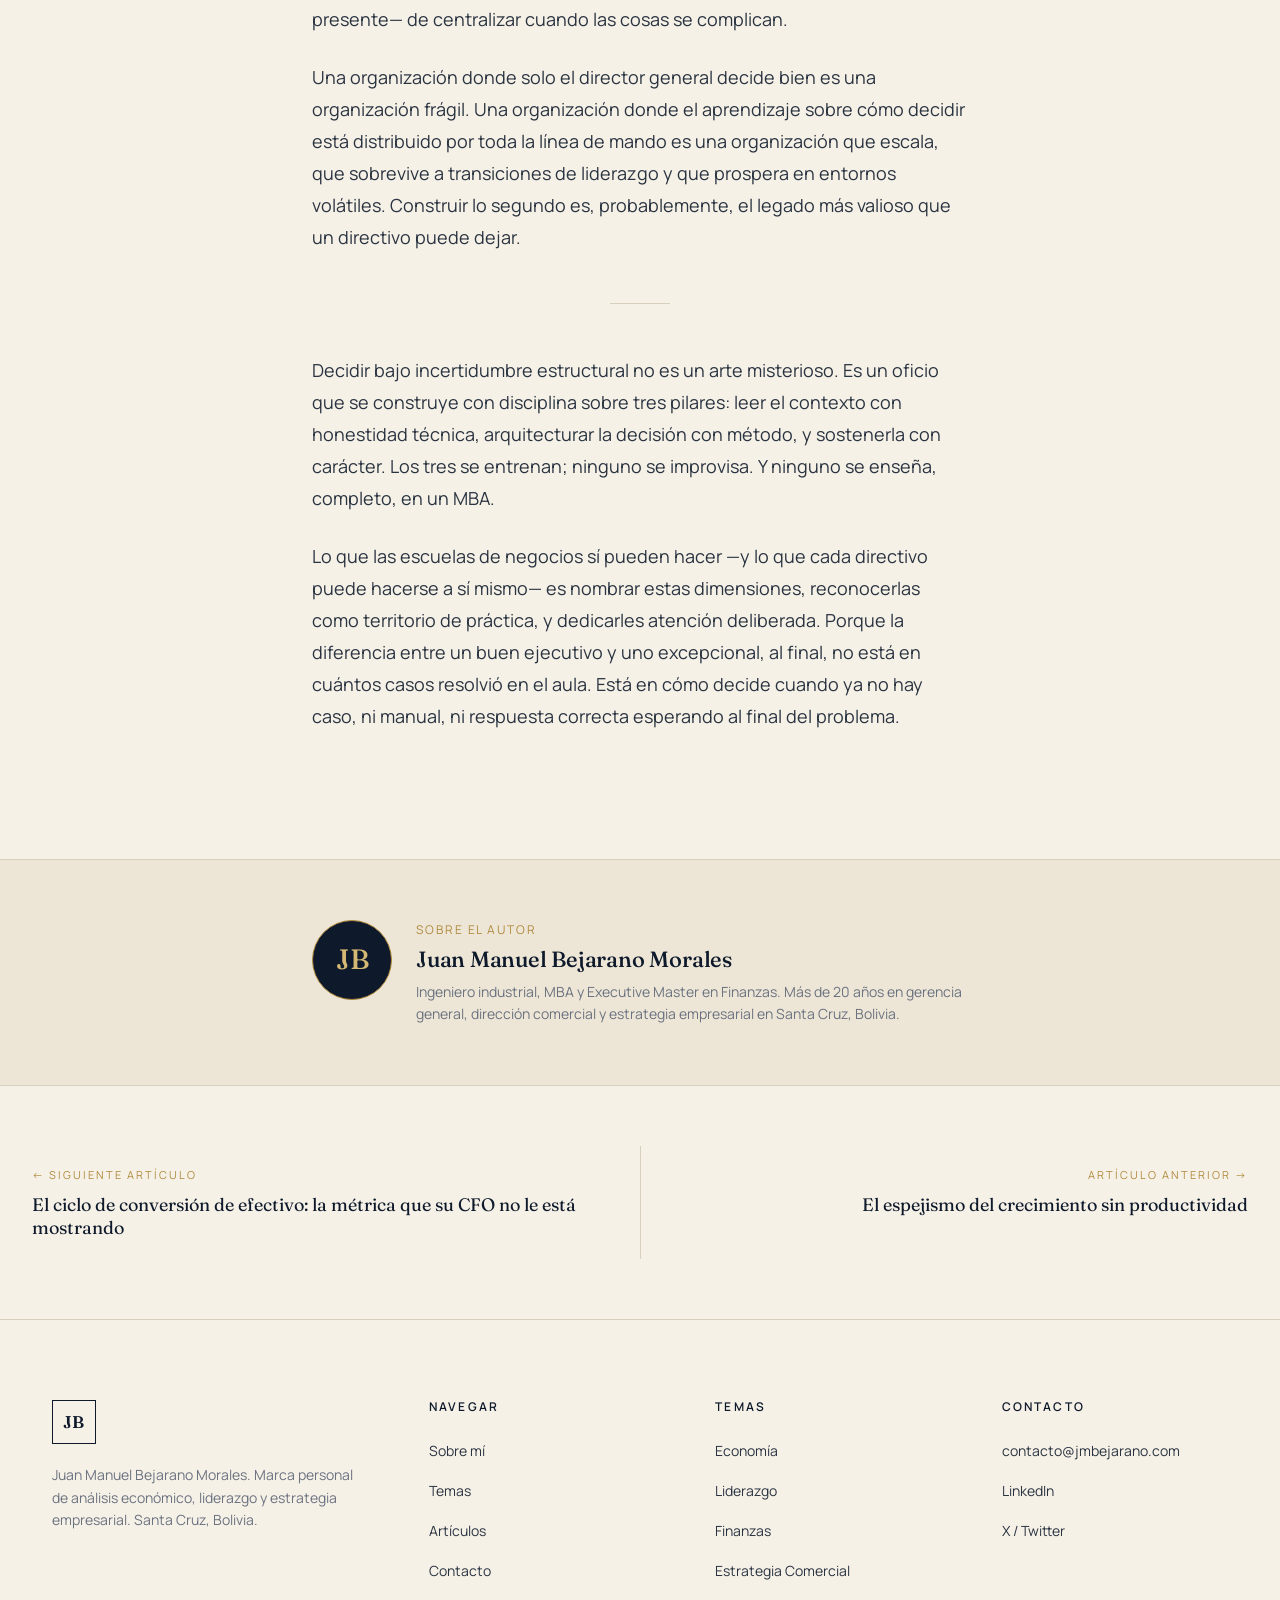
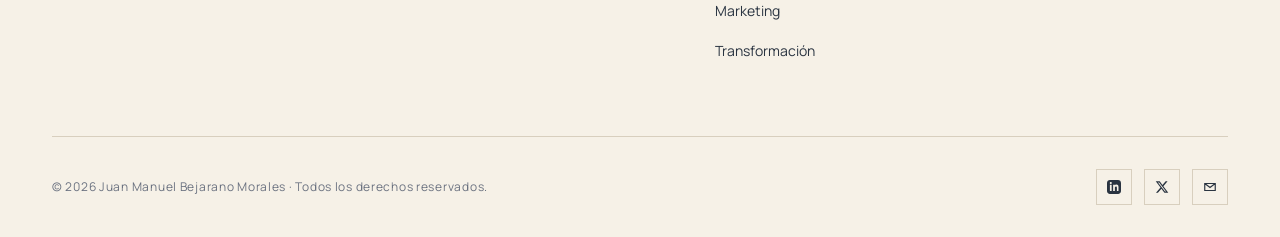
<file: articulos/oficio-decidir-incertidumbre.html>
<!DOCTYPE html>
<html lang="es">
<head>
  <meta charset="UTF-8" />
  <meta name="viewport" content="width=device-width, initial-scale=1.0" />
  <title>El oficio de decidir bajo incertidumbre — Juan Manuel Bejarano Morales</title>
  <meta name="description" content="Por qué las decisiones gerenciales más difíciles no se enseñan en las escuelas de negocios, y qué tres dimensiones distinguen al ejecutivo que decide bien del que solo decide rápido." />
  <meta name="author" content="Juan Manuel Bejarano Morales" />

  <link rel="preconnect" href="https://fonts.googleapis.com" />
  <link rel="preconnect" href="https://fonts.gstatic.com" crossorigin />
  <link href="https://fonts.googleapis.com/css2?family=Fraunces:opsz,wght@9..144,400;9..144,500;9..144,600;9..144,700&family=Manrope:wght@300;400;500;600;700&display=swap" rel="stylesheet" />
  <link rel="stylesheet" href="../assets/style.css" />
</head>
<body>

<div class="topbar">
  <div class="container">
    <span class="tagline">Análisis Económico · Estrategia · Liderazgo</span>
    <span class="meta">Edición digital · Bolivia</span>
  </div>
</div>

<header class="site">
  <div class="inner">
    <a href="../index.html" class="brand">
      <div class="brand-mark">JB</div>
      <div class="brand-text">
        <span class="brand-name">Juan Manuel Bejarano</span>
        <span class="brand-role">MBA · Executive Master Finanzas</span>
      </div>
    </a>
    <nav class="primary" id="navMenu">
      <a href="../index.html#sobre-mi">Sobre mí</a>
      <a href="../index.html#temas">Temas</a>
      <a href="../index.html#articulos">Artículos</a>
      <a href="../index.html#contacto" class="nav-cta">Suscribirse →</a>
    </nav>
    <button class="nav-toggle" id="navToggle" aria-label="Abrir menú">
      <span></span><span></span><span></span>
    </button>
  </div>
</header>

<section class="article-hero">
  <div class="container-reading">
    <div class="crumb">
      <a href="../index.html">Inicio</a>
      <span class="sep">/</span>
      <a href="../index.html#articulos">Artículos</a>
      <span class="sep">/</span>
      <span>Liderazgo</span>
    </div>
    <span class="a-category">Liderazgo</span>
    <h1>El oficio de decidir bajo incertidumbre estructural</h1>
    <p class="article-deck">
      Las decisiones más difíciles de un directivo no son las que se toman con datos completos. Son las que se toman cuando el contexto se ha vuelto, ya no incierto, sino opaco —y aún así hay que avanzar.
    </p>
    <div class="article-meta">
      <span>08 abril 2026</span>
      <span class="dot"></span>
      <span>Lectura · 7 min</span>
      <span class="dot"></span>
      <span>Liderazgo</span>
    </div>
  </div>
</section>

<section class="article-body">
  <div class="container-reading">

    <p class="lead-p">
      Las escuelas de negocios enseñan a decidir bajo riesgo, no bajo incertidumbre. Y son cosas distintas. El riesgo es lo que se puede modelar: probabilidades conocidas, distribuciones estimables, escenarios cuantificables. La incertidumbre, en su forma estructural, es otra cosa: no se sabe siquiera qué variables importan, las relaciones causales son inestables, y las decisiones tomadas hoy alteran el sistema sobre el que se decidirá mañana. La mayoría de las decisiones estratégicas que un directivo enfrenta a lo largo de su carrera son del segundo tipo. Y sin embargo, el aparato analítico que recibe en su formación es, casi exclusivamente, del primero.
    </p>

    <p>
      Esta brecha entre la formación recibida y el oficio real del ejecutivo explica buena parte de los errores estratégicos que se observan en las empresas latinoamericanas. Directivos brillantes en el manejo de modelos quedan paralizados cuando los modelos dejan de funcionar. Otros, conscientes de la limitación, sobrecompensan apoyándose en pura intuición —lo que tampoco es solución, sino su contrario en el mismo eje del error. La verdadera disciplina ejecutiva está en otro lado: en aprender a decidir cuando los datos no alcanzan, sin renunciar al rigor, y sin pretender que la intuición personal sea sustituto de método.
    </p>

    <h2>Tres dimensiones del oficio de decidir</h2>

    <p>
      Después de dos décadas en cargos de alta dirección, observando equipos directivos propios y ajenos, he llegado a la convicción de que el oficio de decidir bien bajo incertidumbre estructural se construye sobre tres dimensiones que rara vez se trabajan en conjunto: <strong>lectura del contexto, arquitectura de la decisión y carácter ejecutivo</strong>. Las tres son necesarias; ninguna por sí sola es suficiente.
    </p>

    <h3>Lectura del contexto</h3>

    <p>
      Decidir bien empieza, paradójicamente, mucho antes del momento de la decisión. Empieza en la calidad con que el directivo y su equipo leen el entorno en el que están operando. Esta lectura no se improvisa: requiere disciplina informacional sostenida, conversación regular con quienes ven el mercado desde otros ángulos, lectura crítica de fuentes, y —quizás lo más importante— el cultivo deliberado de la duda sobre las propias narrativas internas.
    </p>

    <p>
      Una organización mal informada toma decisiones de alta calidad técnica sobre un mapa equivocado. Una bien informada acepta que su mapa es siempre provisional, y construye procesos para actualizarlo. La diferencia, en términos de resultados, es enorme.
    </p>

    <blockquote>
      Las peores decisiones empresariales casi nunca se toman por mala ejecución. Se toman por mala lectura del entorno, ejecutada con excelencia.
    </blockquote>

    <h3>Arquitectura de la decisión</h3>

    <p>
      Una vez leído el contexto, queda el problema de cómo estructurar la decisión misma. Aquí es donde el directivo serio se distancia del impulsivo. La pregunta no es solo <em>qué decidir</em>, sino <em>cómo decidir</em>: qué información se necesita, en qué secuencia, con qué criterios, en qué horizonte, con quiénes, y bajo qué supuestos explícitos.
    </p>

    <p>
      Una decisión bien arquitectada tiene cuatro propiedades que son fáciles de listar y difíciles de implementar:
    </p>

    <ul>
      <li><strong>Es reversible o irreversible de forma consciente.</strong> El directivo distingue claramente entre decisiones que se pueden ajustar y decisiones que comprometen capital, talento o reputación de manera irrecuperable. Las primeras se pueden tomar rápido; las segundas exigen disciplina, escenarios y consulta.</li>
      <li><strong>Hace explícitos los supuestos.</strong> Lo que la organización está asumiendo —sobre el cliente, el competidor, la regulación, la economía— se pone en blanco y negro, no se deja flotando en el inconsciente colectivo del comité.</li>
      <li><strong>Establece puntos de revisión.</strong> Toda decisión bajo incertidumbre debería tener un calendario de revaluación, no porque se vaya a cambiar fácilmente, sino porque se va a aprender de ella.</li>
      <li><strong>Distribuye la carga de la prueba honestamente.</strong> No exige certeza para actuar, pero tampoco permite actuar sin que alguien defienda la posición contraria con seriedad.</li>
    </ul>

    <h3>Carácter ejecutivo</h3>

    <p>
      Y luego está la dimensión menos técnica, más difícil de enseñar y, sin embargo, la que más define al directivo maduro: el carácter para sostener la decisión una vez tomada. Bajo incertidumbre estructural, decidir es apenas el primer acto. Lo que viene después —resistir la presión a cambiar de rumbo cada vez que llega un dato disonante, sostener al equipo en la ejecución, ajustar sin abandonar, reconocer el error sin colapsar— es lo que separa a quienes lideran de quienes administran.
    </p>

    <p>
      El carácter ejecutivo no es testarudez. Es la capacidad de mantenerse fiel a una tesis estratégica mientras se ajustan tácticas, sin caer en la trampa común del directivo inseguro: cambiar la estrategia ante cualquier ruido, comunicando inestabilidad al sistema y desgastando al equipo en oscilaciones permanentes.
    </p>

    <h2>El error de la "decisión perfecta"</h2>

    <p>
      Una patología frecuente, especialmente en directivos de formación cuantitativa, es esperar a tener "la decisión perfecta" antes de moverse. La búsqueda de la decisión óptima —cuando el contexto es estructuralmente incierto— suele ser una elaborada forma de procrastinación. Mientras se afina el modelo, el competidor decidió, el cliente cambió, el regulador actuó, el talento clave recibió otra oferta. La perfección retrasada es, casi siempre, mediocridad consumada.
    </p>

    <p>
      Los buenos directivos entienden algo que rara vez se dice en voz alta: bajo incertidumbre, la velocidad es una variable estratégica de primer orden. Una decisión 75% correcta tomada hoy suele ser superior a una 90% correcta tomada en seis meses. No porque el 75% sea suficiente, sino porque los seis meses cambian todo. La organización que decide en horizontes adecuados a la velocidad del entorno gana ventajas que no se construyen con análisis adicional.
    </p>

    <h2>El liderazgo no es solo decidir, es hacer decidir</h2>

    <p>
      Una última dimensión, que merece capítulo aparte, es que el ejecutivo senior no se mide solo por sus propias decisiones, sino por la calidad del proceso decisorio que construye en su organización. Esto significa formar mandos intermedios capaces de leer su contexto, dotarlos de marcos de análisis, distribuir autoridad inteligentemente, y resistir la tentación —siempre presente— de centralizar cuando las cosas se complican.
    </p>

    <p>
      Una organización donde solo el director general decide bien es una organización frágil. Una organización donde el aprendizaje sobre cómo decidir está distribuido por toda la línea de mando es una organización que escala, que sobrevive a transiciones de liderazgo y que prospera en entornos volátiles. Construir lo segundo es, probablemente, el legado más valioso que un directivo puede dejar.
    </p>

    <hr />

    <p>
      Decidir bajo incertidumbre estructural no es un arte misterioso. Es un oficio que se construye con disciplina sobre tres pilares: leer el contexto con honestidad técnica, arquitecturar la decisión con método, y sostenerla con carácter. Los tres se entrenan; ninguno se improvisa. Y ninguno se enseña, completo, en un MBA.
    </p>

    <p>
      Lo que las escuelas de negocios sí pueden hacer —y lo que cada directivo puede hacerse a sí mismo— es nombrar estas dimensiones, reconocerlas como territorio de práctica, y dedicarles atención deliberada. Porque la diferencia entre un buen ejecutivo y uno excepcional, al final, no está en cuántos casos resolvió en el aula. Está en cómo decide cuando ya no hay caso, ni manual, ni respuesta correcta esperando al final del problema.
    </p>

  </div>
</section>

<section class="article-footer">
  <div class="container-reading">
    <div class="author-card">
      <div class="author-avatar">JB</div>
      <div class="author-info">
        <div class="label">Sobre el autor</div>
        <h4>Juan Manuel Bejarano Morales</h4>
        <p>Ingeniero industrial, MBA y Executive Master en Finanzas. Más de 20 años en gerencia general, dirección comercial y estrategia empresarial en Santa Cruz, Bolivia.</p>
      </div>
    </div>
  </div>
</section>

<nav class="article-nav">
  <a href="ciclo-conversion-efectivo.html" class="prev">
    <div class="label">← Siguiente artículo</div>
    <div class="title">El ciclo de conversión de efectivo: la métrica que su CFO no le está mostrando</div>
  </a>
  <a href="espejismo-crecimiento-bolivia.html" class="next">
    <div class="label">Artículo anterior →</div>
    <div class="title">El espejismo del crecimiento sin productividad</div>
  </a>
</nav>

<footer class="site">
  <div class="container">
    <div class="footer-grid">
      <div class="footer-brand">
        <div class="brand-mark">JB</div>
        <p>Juan Manuel Bejarano Morales. Marca personal de análisis económico, liderazgo y estrategia empresarial. Santa Cruz, Bolivia.</p>
      </div>
      <div class="footer-col">
        <h4>Navegar</h4>
        <ul>
          <li><a href="../index.html#sobre-mi">Sobre mí</a></li>
          <li><a href="../index.html#temas">Temas</a></li>
          <li><a href="../index.html#articulos">Artículos</a></li>
          <li><a href="../index.html#contacto">Contacto</a></li>
        </ul>
      </div>
      <div class="footer-col">
        <h4>Temas</h4>
        <ul>
          <li><a href="../index.html#temas">Economía</a></li>
          <li><a href="../index.html#temas">Liderazgo</a></li>
          <li><a href="../index.html#temas">Finanzas</a></li>
          <li><a href="../index.html#temas">Estrategia Comercial</a></li>
          <li><a href="../index.html#temas">Marketing</a></li>
          <li><a href="../index.html#temas">Transformación</a></li>
        </ul>
      </div>
      <div class="footer-col">
        <h4>Contacto</h4>
        <ul>
          <li><a href="mailto:contacto@jmbejarano.com">contacto@jmbejarano.com</a></li>
          <li><a href="#">LinkedIn</a></li>
          <li><a href="#">X / Twitter</a></li>
        </ul>
      </div>
    </div>
    <div class="footer-bottom">
      <span>© 2026 Juan Manuel Bejarano Morales · Todos los derechos reservados.</span>
      <div class="socials">
        <a href="#" aria-label="LinkedIn"><svg width="14" height="14" viewBox="0 0 24 24" fill="currentColor"><path d="M19 0h-14C2.2 0 0 2.2 0 5v14c0 2.8 2.2 5 5 5h14c2.8 0 5-2.2 5-5V5c0-2.8-2.2-5-5-5zM8 19H5V8h3v11zM6.5 6.7c-1 0-1.7-.8-1.7-1.7s.8-1.7 1.7-1.7c1 0 1.7.8 1.7 1.7.1.9-.7 1.7-1.7 1.7zM20 19h-3v-5.6c0-1.4-.5-2.3-1.7-2.3-.9 0-1.5.6-1.7 1.2-.1.2-.1.5-.1.8V19h-3V8h3v1.3c.4-.6 1.1-1.5 2.7-1.5 2 0 3.5 1.3 3.5 4V19z"/></svg></a>
        <a href="#" aria-label="X"><svg width="14" height="14" viewBox="0 0 24 24" fill="currentColor"><path d="M18.244 2.25h3.308l-7.227 8.26 8.502 11.24H16.17l-5.214-6.817L4.99 21.75H1.68l7.73-8.835L1.254 2.25H8.08l4.713 6.231zm-1.161 17.52h1.833L7.084 4.126H5.117z"/></svg></a>
        <a href="mailto:contacto@jmbejarano.com" aria-label="Email"><svg width="14" height="14" viewBox="0 0 24 24" fill="none" stroke="currentColor" stroke-width="2"><path d="M3 6l9 7 9-7M3 6h18v12H3z"/></svg></a>
      </div>
    </div>
  </div>
</footer>

<script>
  const navToggle = document.getElementById('navToggle');
  const navMenu = document.getElementById('navMenu');
  navToggle.addEventListener('click', () => {
    navToggle.classList.toggle('active');
    navMenu.classList.toggle('open');
  });
</script>

</body>
</html>
</file>
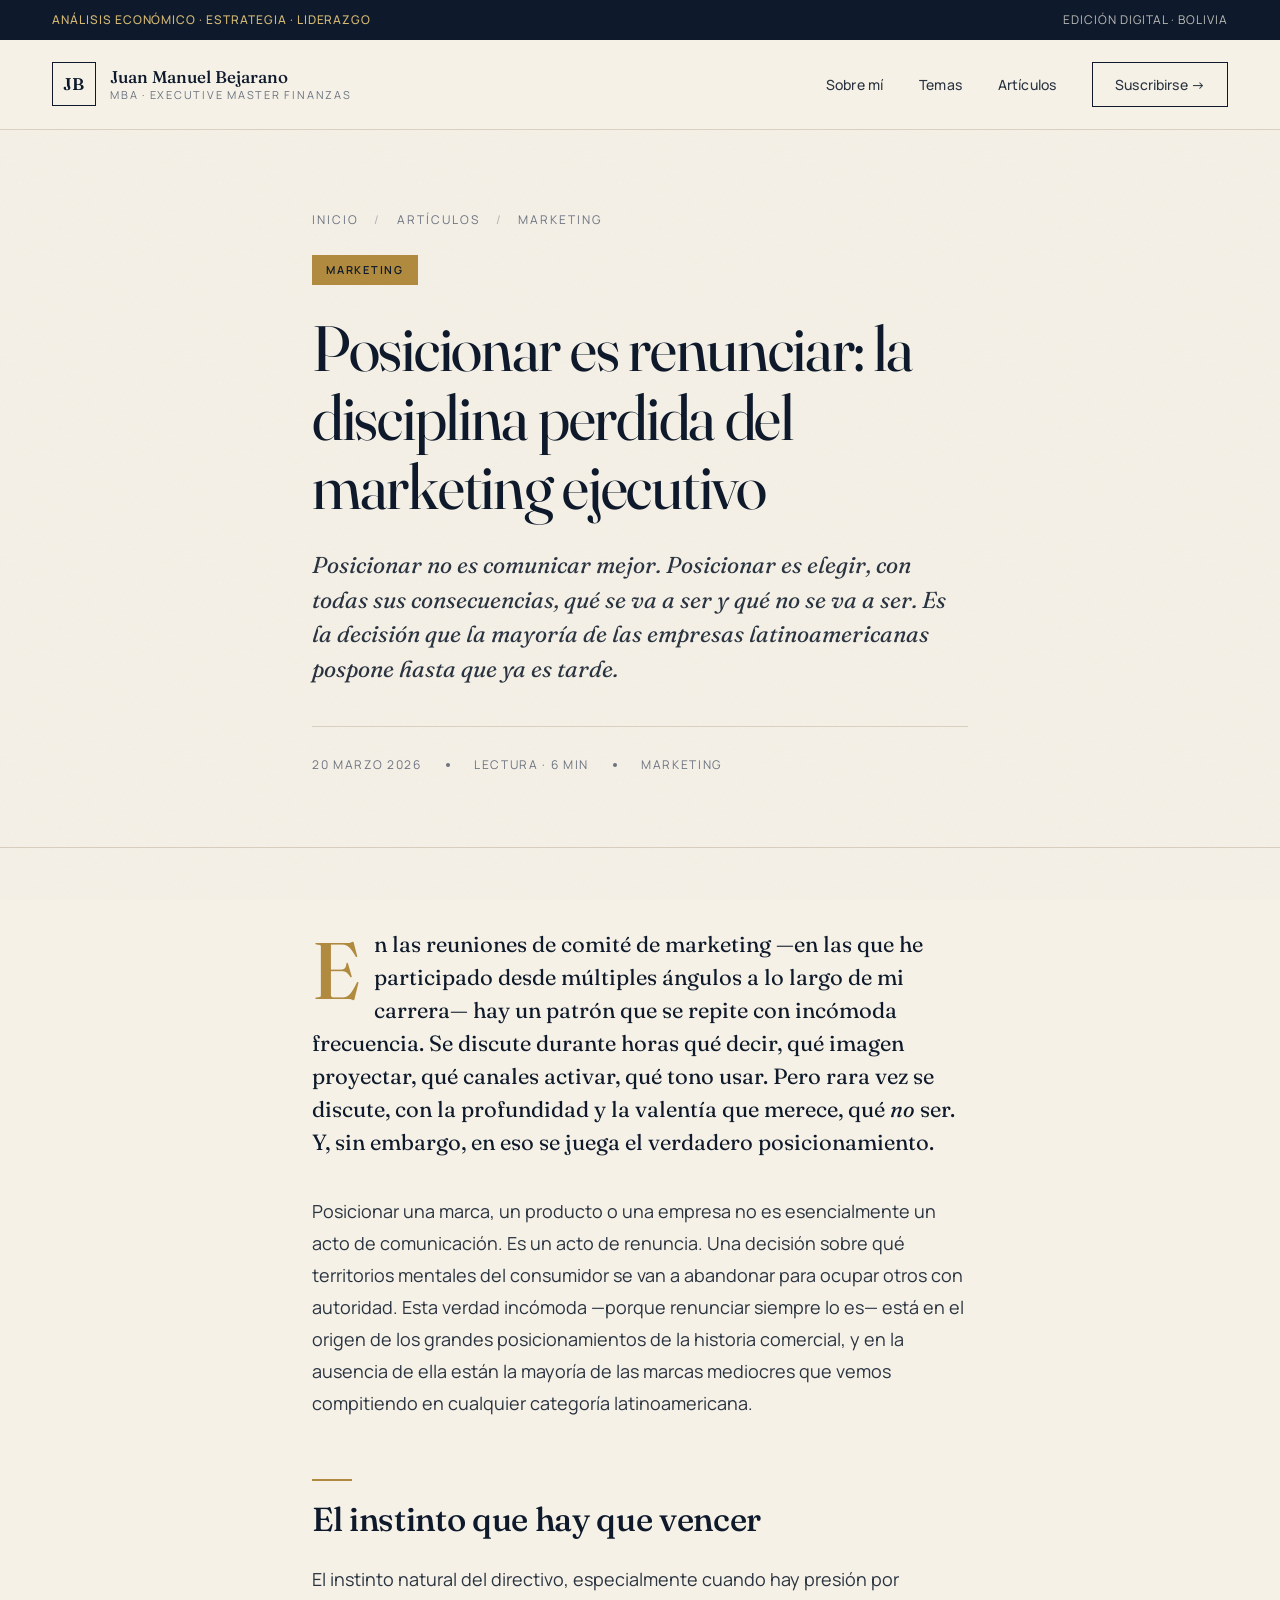
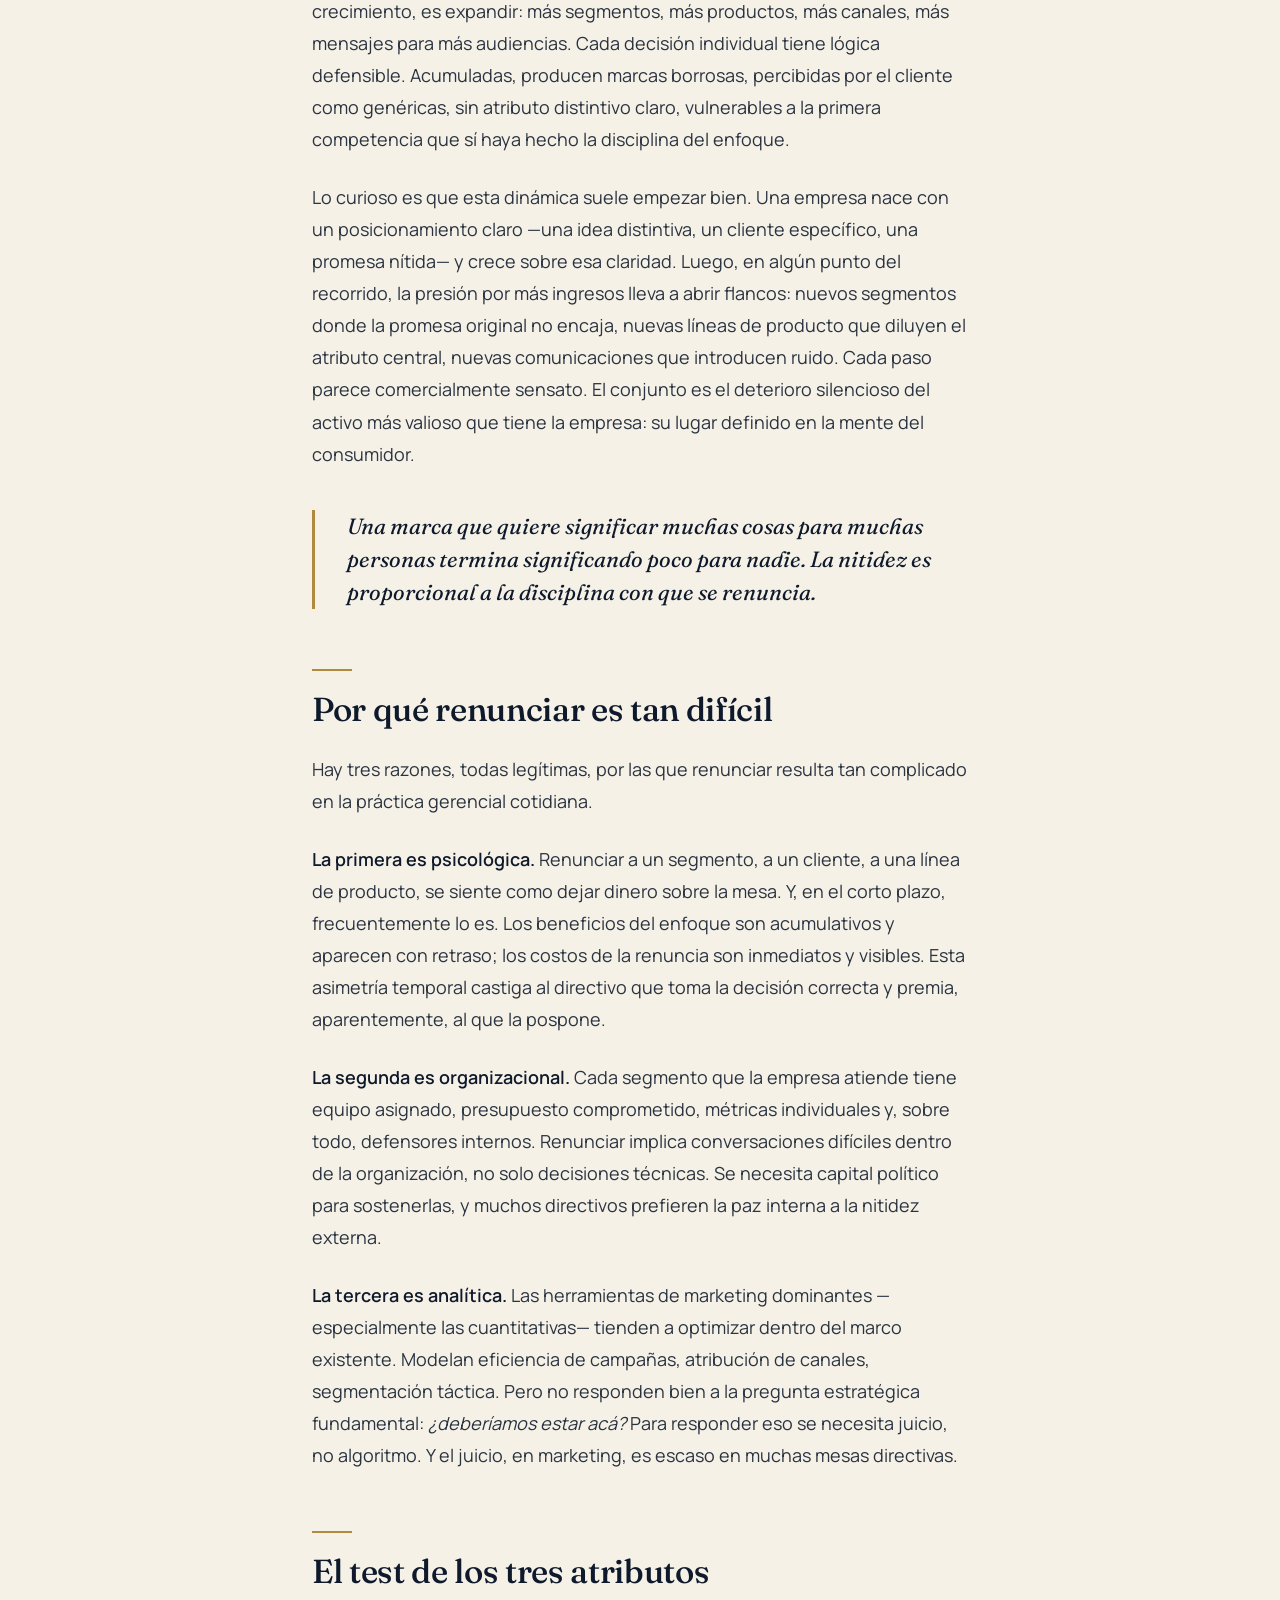
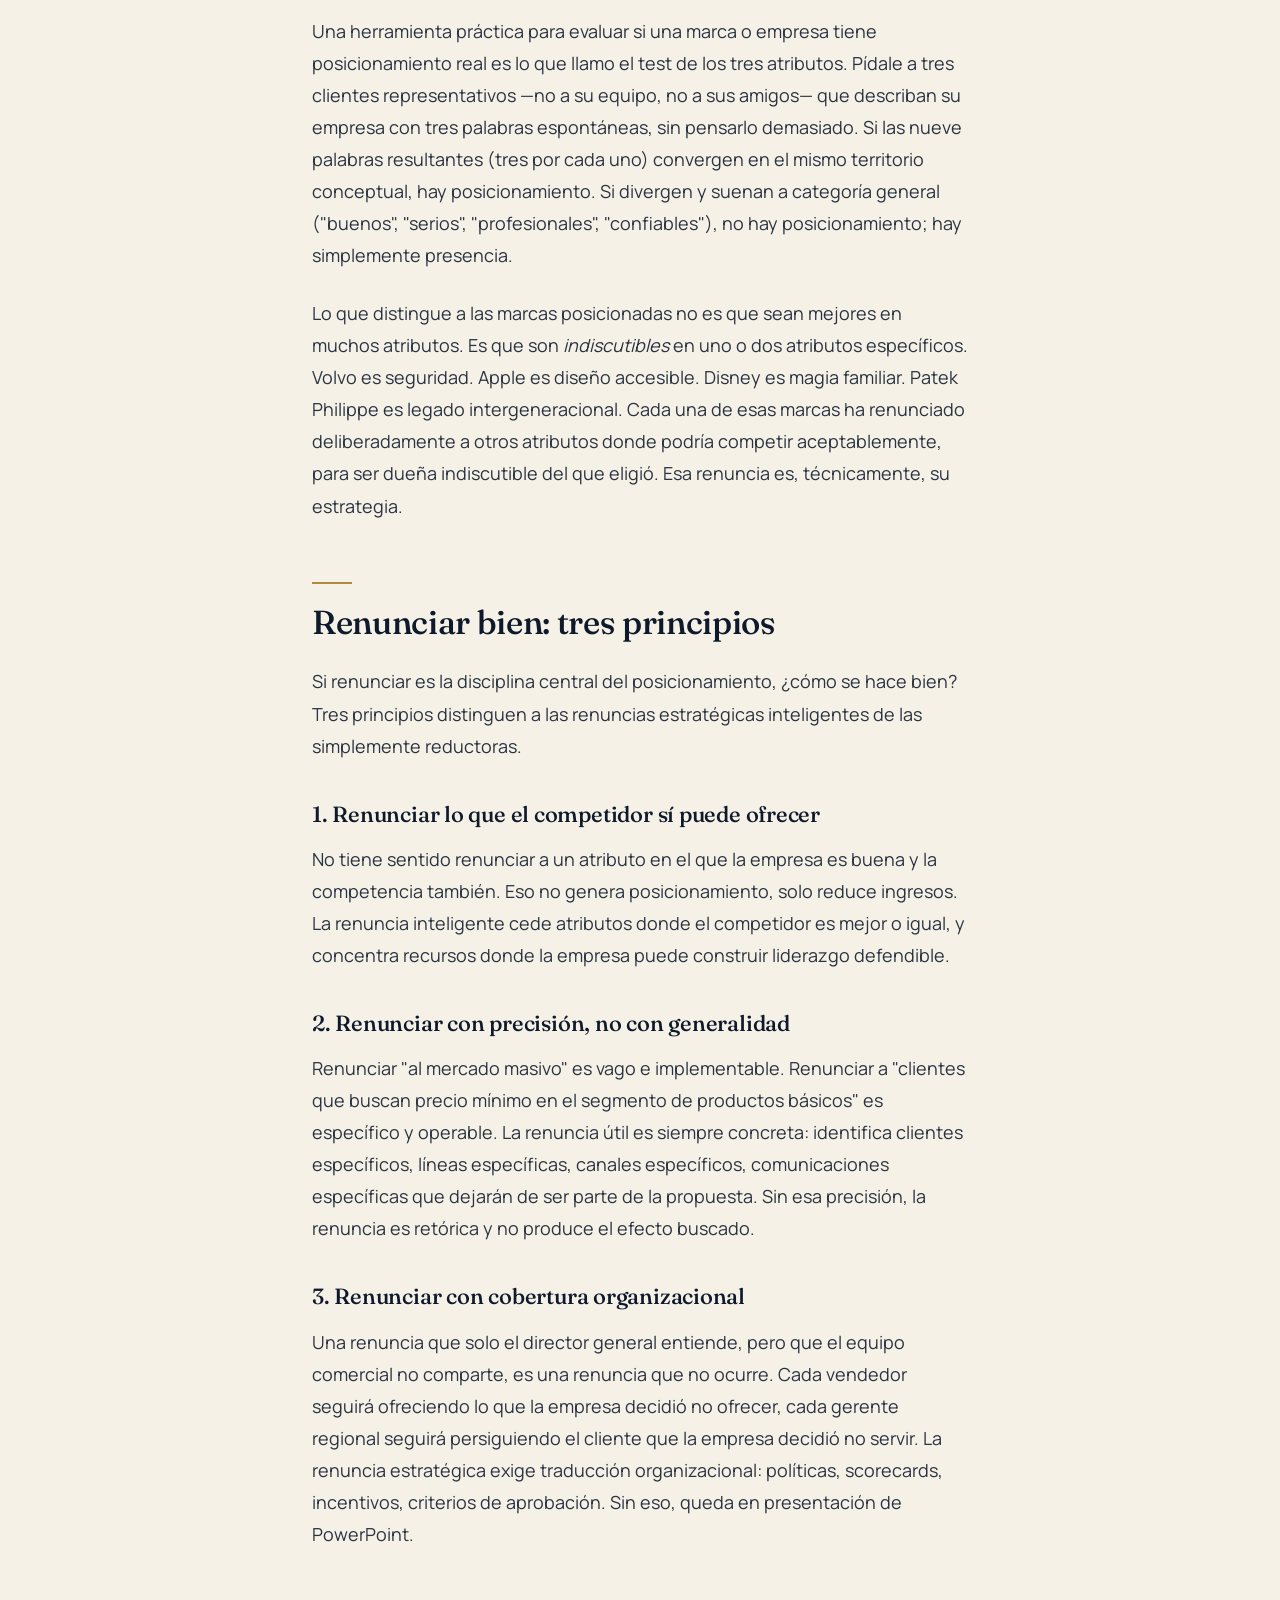
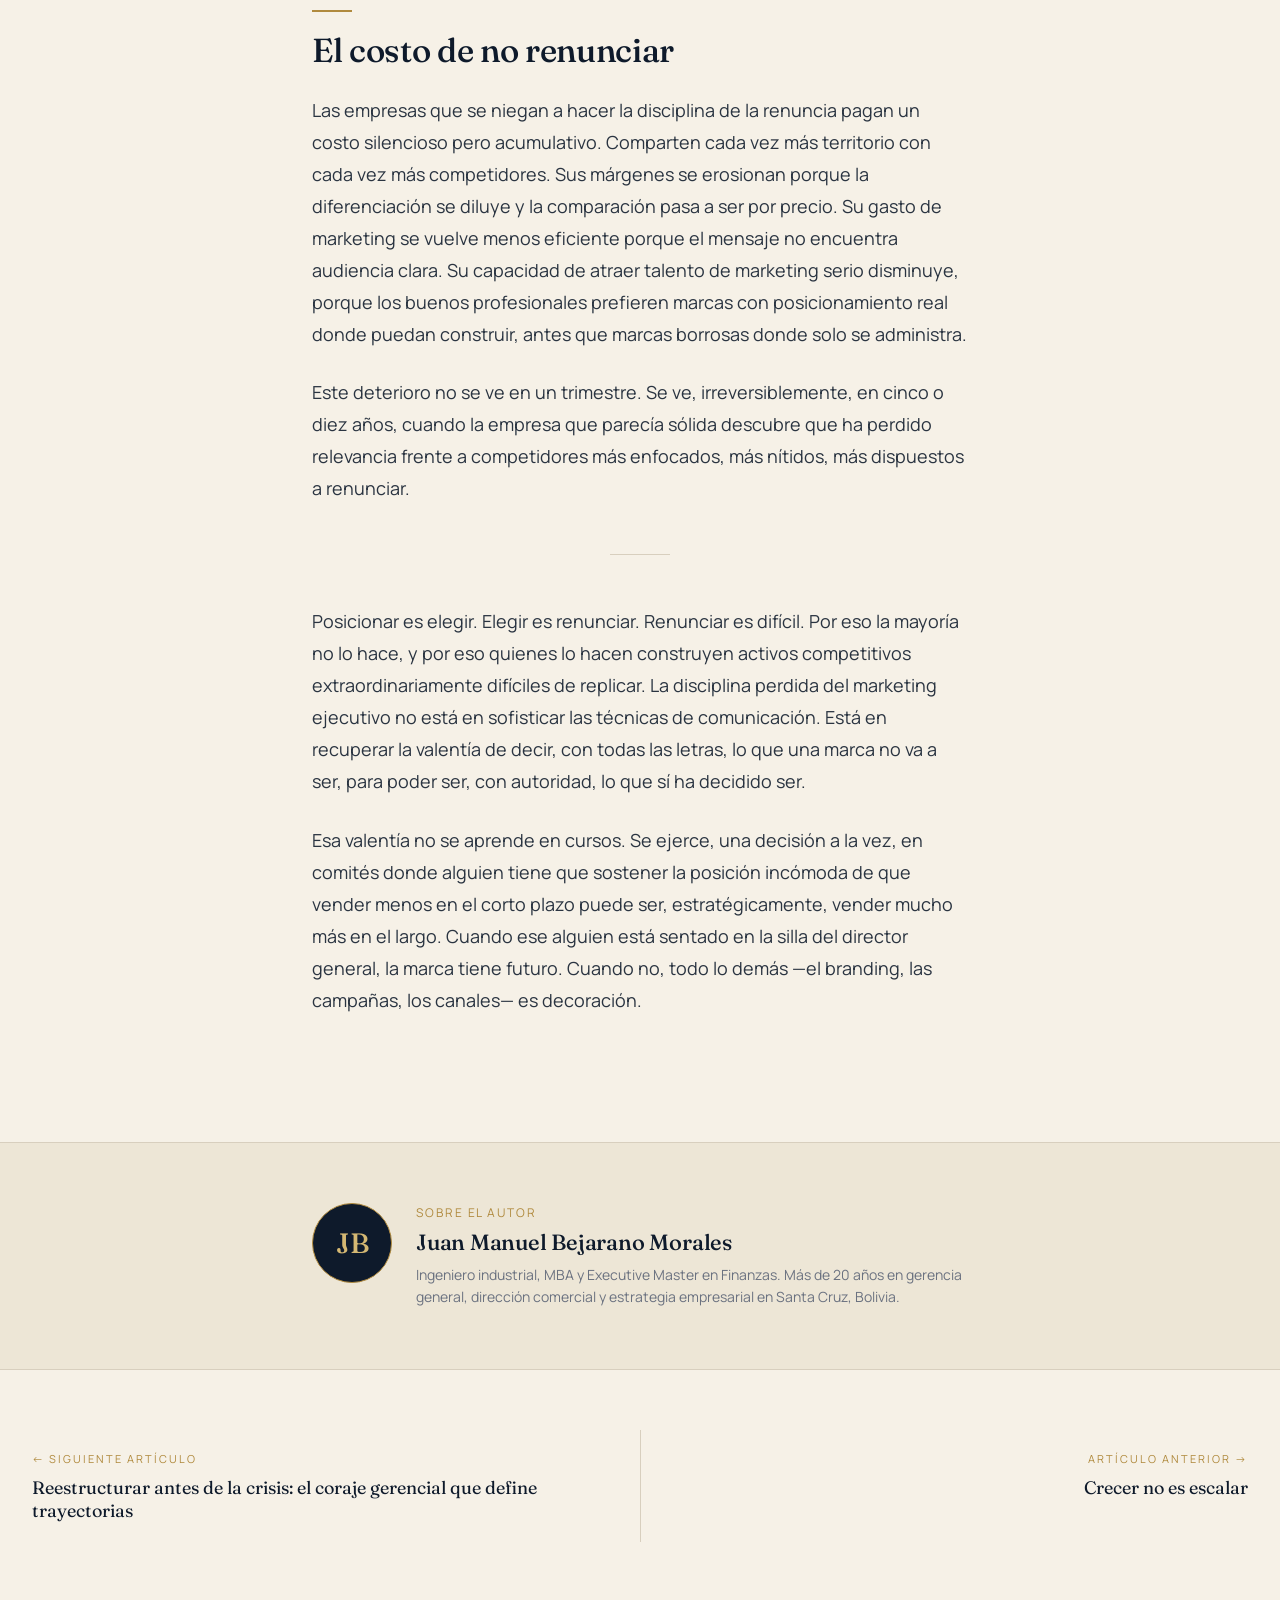
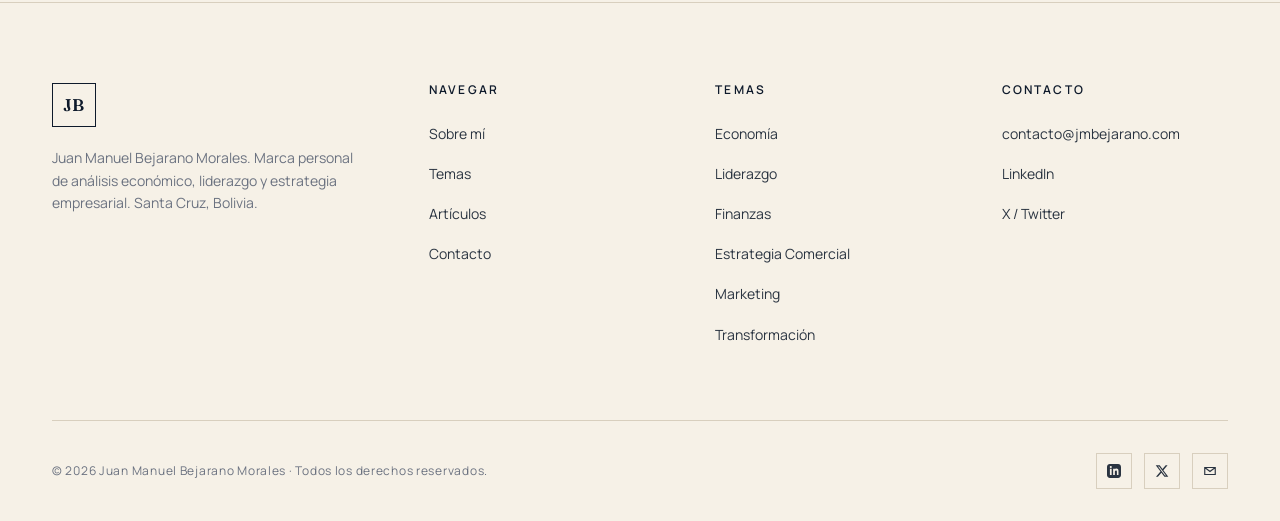
<file: articulos/posicionar-es-renunciar.html>
<!DOCTYPE html>
<html lang="es">
<head>
  <meta charset="UTF-8" />
  <meta name="viewport" content="width=device-width, initial-scale=1.0" />
  <title>Posicionar es renunciar: la disciplina perdida del marketing ejecutivo — Juan Manuel Bejarano Morales</title>
  <meta name="description" content="El verdadero costo de querer ser todo para todos, y por qué los directivos maduros aprenden a renunciar antes de poder posicionar." />
  <meta name="author" content="Juan Manuel Bejarano Morales" />

  <link rel="preconnect" href="https://fonts.googleapis.com" />
  <link rel="preconnect" href="https://fonts.gstatic.com" crossorigin />
  <link href="https://fonts.googleapis.com/css2?family=Fraunces:opsz,wght@9..144,400;9..144,500;9..144,600;9..144,700&family=Manrope:wght@300;400;500;600;700&display=swap" rel="stylesheet" />
  <link rel="stylesheet" href="../assets/style.css" />
</head>
<body>

<div class="topbar">
  <div class="container">
    <span class="tagline">Análisis Económico · Estrategia · Liderazgo</span>
    <span class="meta">Edición digital · Bolivia</span>
  </div>
</div>

<header class="site">
  <div class="inner">
    <a href="../index.html" class="brand">
      <div class="brand-mark">JB</div>
      <div class="brand-text">
        <span class="brand-name">Juan Manuel Bejarano</span>
        <span class="brand-role">MBA · Executive Master Finanzas</span>
      </div>
    </a>
    <nav class="primary" id="navMenu">
      <a href="../index.html#sobre-mi">Sobre mí</a>
      <a href="../index.html#temas">Temas</a>
      <a href="../index.html#articulos">Artículos</a>
      <a href="../index.html#contacto" class="nav-cta">Suscribirse →</a>
    </nav>
    <button class="nav-toggle" id="navToggle" aria-label="Abrir menú">
      <span></span><span></span><span></span>
    </button>
  </div>
</header>

<section class="article-hero">
  <div class="container-reading">
    <div class="crumb">
      <a href="../index.html">Inicio</a>
      <span class="sep">/</span>
      <a href="../index.html#articulos">Artículos</a>
      <span class="sep">/</span>
      <span>Marketing</span>
    </div>
    <span class="a-category">Marketing</span>
    <h1>Posicionar es renunciar: la disciplina perdida del marketing ejecutivo</h1>
    <p class="article-deck">Posicionar no es comunicar mejor. Posicionar es elegir, con todas sus consecuencias, qué se va a ser y qué no se va a ser. Es la decisión que la mayoría de las empresas latinoamericanas pospone hasta que ya es tarde.</p>
    <div class="article-meta">
      <span>20 marzo 2026</span>
      <span class="dot"></span>
      <span>Lectura · 6 min</span>
      <span class="dot"></span>
      <span>Marketing</span>
    </div>
  </div>
</section>

<section class="article-body">
  <div class="container-reading">
    <p class="lead-p">
      En las reuniones de comité de marketing —en las que he participado desde múltiples ángulos a lo largo de mi carrera— hay un patrón que se repite con incómoda frecuencia. Se discute durante horas qué decir, qué imagen proyectar, qué canales activar, qué tono usar. Pero rara vez se discute, con la profundidad y la valentía que merece, qué <em>no</em> ser. Y, sin embargo, en eso se juega el verdadero posicionamiento.
    </p>

    <p>
      Posicionar una marca, un producto o una empresa no es esencialmente un acto de comunicación. Es un acto de renuncia. Una decisión sobre qué territorios mentales del consumidor se van a abandonar para ocupar otros con autoridad. Esta verdad incómoda —porque renunciar siempre lo es— está en el origen de los grandes posicionamientos de la historia comercial, y en la ausencia de ella están la mayoría de las marcas mediocres que vemos compitiendo en cualquier categoría latinoamericana.
    </p>

    <h2>El instinto que hay que vencer</h2>

    <p>
      El instinto natural del directivo, especialmente cuando hay presión por crecimiento, es expandir: más segmentos, más productos, más canales, más mensajes para más audiencias. Cada decisión individual tiene lógica defensible. Acumuladas, producen marcas borrosas, percibidas por el cliente como genéricas, sin atributo distintivo claro, vulnerables a la primera competencia que sí haya hecho la disciplina del enfoque.
    </p>

    <p>
      Lo curioso es que esta dinámica suele empezar bien. Una empresa nace con un posicionamiento claro —una idea distintiva, un cliente específico, una promesa nítida— y crece sobre esa claridad. Luego, en algún punto del recorrido, la presión por más ingresos lleva a abrir flancos: nuevos segmentos donde la promesa original no encaja, nuevas líneas de producto que diluyen el atributo central, nuevas comunicaciones que introducen ruido. Cada paso parece comercialmente sensato. El conjunto es el deterioro silencioso del activo más valioso que tiene la empresa: su lugar definido en la mente del consumidor.
    </p>

    <blockquote>
      Una marca que quiere significar muchas cosas para muchas personas termina significando poco para nadie. La nitidez es proporcional a la disciplina con que se renuncia.
    </blockquote>

    <h2>Por qué renunciar es tan difícil</h2>

    <p>
      Hay tres razones, todas legítimas, por las que renunciar resulta tan complicado en la práctica gerencial cotidiana.
    </p>

    <p>
      <strong>La primera es psicológica.</strong> Renunciar a un segmento, a un cliente, a una línea de producto, se siente como dejar dinero sobre la mesa. Y, en el corto plazo, frecuentemente lo es. Los beneficios del enfoque son acumulativos y aparecen con retraso; los costos de la renuncia son inmediatos y visibles. Esta asimetría temporal castiga al directivo que toma la decisión correcta y premia, aparentemente, al que la pospone.
    </p>

    <p>
      <strong>La segunda es organizacional.</strong> Cada segmento que la empresa atiende tiene equipo asignado, presupuesto comprometido, métricas individuales y, sobre todo, defensores internos. Renunciar implica conversaciones difíciles dentro de la organización, no solo decisiones técnicas. Se necesita capital político para sostenerlas, y muchos directivos prefieren la paz interna a la nitidez externa.
    </p>

    <p>
      <strong>La tercera es analítica.</strong> Las herramientas de marketing dominantes —especialmente las cuantitativas— tienden a optimizar dentro del marco existente. Modelan eficiencia de campañas, atribución de canales, segmentación táctica. Pero no responden bien a la pregunta estratégica fundamental: <em>¿deberíamos estar acá?</em> Para responder eso se necesita juicio, no algoritmo. Y el juicio, en marketing, es escaso en muchas mesas directivas.
    </p>

    <h2>El test de los tres atributos</h2>

    <p>
      Una herramienta práctica para evaluar si una marca o empresa tiene posicionamiento real es lo que llamo el test de los tres atributos. Pídale a tres clientes representativos —no a su equipo, no a sus amigos— que describan su empresa con tres palabras espontáneas, sin pensarlo demasiado. Si las nueve palabras resultantes (tres por cada uno) convergen en el mismo territorio conceptual, hay posicionamiento. Si divergen y suenan a categoría general ("buenos", "serios", "profesionales", "confiables"), no hay posicionamiento; hay simplemente presencia.
    </p>

    <p>
      Lo que distingue a las marcas posicionadas no es que sean mejores en muchos atributos. Es que son <em>indiscutibles</em> en uno o dos atributos específicos. Volvo es seguridad. Apple es diseño accesible. Disney es magia familiar. Patek Philippe es legado intergeneracional. Cada una de esas marcas ha renunciado deliberadamente a otros atributos donde podría competir aceptablemente, para ser dueña indiscutible del que eligió. Esa renuncia es, técnicamente, su estrategia.
    </p>

    <h2>Renunciar bien: tres principios</h2>

    <p>
      Si renunciar es la disciplina central del posicionamiento, ¿cómo se hace bien? Tres principios distinguen a las renuncias estratégicas inteligentes de las simplemente reductoras.
    </p>

    <h3>1. Renunciar lo que el competidor sí puede ofrecer</h3>

    <p>
      No tiene sentido renunciar a un atributo en el que la empresa es buena y la competencia también. Eso no genera posicionamiento, solo reduce ingresos. La renuncia inteligente cede atributos donde el competidor es mejor o igual, y concentra recursos donde la empresa puede construir liderazgo defendible.
    </p>

    <h3>2. Renunciar con precisión, no con generalidad</h3>

    <p>
      Renunciar "al mercado masivo" es vago e implementable. Renunciar a "clientes que buscan precio mínimo en el segmento de productos básicos" es específico y operable. La renuncia útil es siempre concreta: identifica clientes específicos, líneas específicas, canales específicos, comunicaciones específicas que dejarán de ser parte de la propuesta. Sin esa precisión, la renuncia es retórica y no produce el efecto buscado.
    </p>

    <h3>3. Renunciar con cobertura organizacional</h3>

    <p>
      Una renuncia que solo el director general entiende, pero que el equipo comercial no comparte, es una renuncia que no ocurre. Cada vendedor seguirá ofreciendo lo que la empresa decidió no ofrecer, cada gerente regional seguirá persiguiendo el cliente que la empresa decidió no servir. La renuncia estratégica exige traducción organizacional: políticas, scorecards, incentivos, criterios de aprobación. Sin eso, queda en presentación de PowerPoint.
    </p>

    <h2>El costo de no renunciar</h2>

    <p>
      Las empresas que se niegan a hacer la disciplina de la renuncia pagan un costo silencioso pero acumulativo. Comparten cada vez más territorio con cada vez más competidores. Sus márgenes se erosionan porque la diferenciación se diluye y la comparación pasa a ser por precio. Su gasto de marketing se vuelve menos eficiente porque el mensaje no encuentra audiencia clara. Su capacidad de atraer talento de marketing serio disminuye, porque los buenos profesionales prefieren marcas con posicionamiento real donde puedan construir, antes que marcas borrosas donde solo se administra.
    </p>

    <p>
      Este deterioro no se ve en un trimestre. Se ve, irreversiblemente, en cinco o diez años, cuando la empresa que parecía sólida descubre que ha perdido relevancia frente a competidores más enfocados, más nítidos, más dispuestos a renunciar.
    </p>

    <hr />

    <p>
      Posicionar es elegir. Elegir es renunciar. Renunciar es difícil. Por eso la mayoría no lo hace, y por eso quienes lo hacen construyen activos competitivos extraordinariamente difíciles de replicar. La disciplina perdida del marketing ejecutivo no está en sofisticar las técnicas de comunicación. Está en recuperar la valentía de decir, con todas las letras, lo que una marca no va a ser, para poder ser, con autoridad, lo que sí ha decidido ser.
    </p>

    <p>
      Esa valentía no se aprende en cursos. Se ejerce, una decisión a la vez, en comités donde alguien tiene que sostener la posición incómoda de que vender menos en el corto plazo puede ser, estratégicamente, vender mucho más en el largo. Cuando ese alguien está sentado en la silla del director general, la marca tiene futuro. Cuando no, todo lo demás —el branding, las campañas, los canales— es decoración.
    </p>
  </div>
</section>

<section class="article-footer">
  <div class="container-reading">
    <div class="author-card">
      <div class="author-avatar">JB</div>
      <div class="author-info">
        <div class="label">Sobre el autor</div>
        <h4>Juan Manuel Bejarano Morales</h4>
        <p>Ingeniero industrial, MBA y Executive Master en Finanzas. Más de 20 años en gerencia general, dirección comercial y estrategia empresarial en Santa Cruz, Bolivia.</p>
      </div>
    </div>
  </div>
</section>

<nav class="article-nav">
  <a href="reestructurar-antes-crisis.html" class="prev">
    <div class="label">← Siguiente artículo</div>
    <div class="title">Reestructurar antes de la crisis: el coraje gerencial que define trayectorias</div>
  </a>
  <a href="crecer-no-es-escalar.html" class="next">
    <div class="label">Artículo anterior →</div>
    <div class="title">Crecer no es escalar</div>
  </a>
</nav>

<footer class="site">
  <div class="container">
    <div class="footer-grid">
      <div class="footer-brand">
        <div class="brand-mark">JB</div>
        <p>Juan Manuel Bejarano Morales. Marca personal de análisis económico, liderazgo y estrategia empresarial. Santa Cruz, Bolivia.</p>
      </div>
      <div class="footer-col">
        <h4>Navegar</h4>
        <ul>
          <li><a href="../index.html#sobre-mi">Sobre mí</a></li>
          <li><a href="../index.html#temas">Temas</a></li>
          <li><a href="../index.html#articulos">Artículos</a></li>
          <li><a href="../index.html#contacto">Contacto</a></li>
        </ul>
      </div>
      <div class="footer-col">
        <h4>Temas</h4>
        <ul>
          <li><a href="../index.html#temas">Economía</a></li>
          <li><a href="../index.html#temas">Liderazgo</a></li>
          <li><a href="../index.html#temas">Finanzas</a></li>
          <li><a href="../index.html#temas">Estrategia Comercial</a></li>
          <li><a href="../index.html#temas">Marketing</a></li>
          <li><a href="../index.html#temas">Transformación</a></li>
        </ul>
      </div>
      <div class="footer-col">
        <h4>Contacto</h4>
        <ul>
          <li><a href="mailto:contacto@jmbejarano.com">contacto@jmbejarano.com</a></li>
          <li><a href="#">LinkedIn</a></li>
          <li><a href="#">X / Twitter</a></li>
        </ul>
      </div>
    </div>
    <div class="footer-bottom">
      <span>© 2026 Juan Manuel Bejarano Morales · Todos los derechos reservados.</span>
      <div class="socials">
        <a href="#" aria-label="LinkedIn"><svg width="14" height="14" viewBox="0 0 24 24" fill="currentColor"><path d="M19 0h-14C2.2 0 0 2.2 0 5v14c0 2.8 2.2 5 5 5h14c2.8 0 5-2.2 5-5V5c0-2.8-2.2-5-5-5zM8 19H5V8h3v11zM6.5 6.7c-1 0-1.7-.8-1.7-1.7s.8-1.7 1.7-1.7c1 0 1.7.8 1.7 1.7.1.9-.7 1.7-1.7 1.7zM20 19h-3v-5.6c0-1.4-.5-2.3-1.7-2.3-.9 0-1.5.6-1.7 1.2-.1.2-.1.5-.1.8V19h-3V8h3v1.3c.4-.6 1.1-1.5 2.7-1.5 2 0 3.5 1.3 3.5 4V19z"/></svg></a>
        <a href="#" aria-label="X"><svg width="14" height="14" viewBox="0 0 24 24" fill="currentColor"><path d="M18.244 2.25h3.308l-7.227 8.26 8.502 11.24H16.17l-5.214-6.817L4.99 21.75H1.68l7.73-8.835L1.254 2.25H8.08l4.713 6.231zm-1.161 17.52h1.833L7.084 4.126H5.117z"/></svg></a>
        <a href="mailto:contacto@jmbejarano.com" aria-label="Email"><svg width="14" height="14" viewBox="0 0 24 24" fill="none" stroke="currentColor" stroke-width="2"><path d="M3 6l9 7 9-7M3 6h18v12H3z"/></svg></a>
      </div>
    </div>
  </div>
</footer>

<script>
  const navToggle = document.getElementById('navToggle');
  const navMenu = document.getElementById('navMenu');
  navToggle.addEventListener('click', () => {
    navToggle.classList.toggle('active');
    navMenu.classList.toggle('open');
  });
</script>

</body>
</html>
</file>
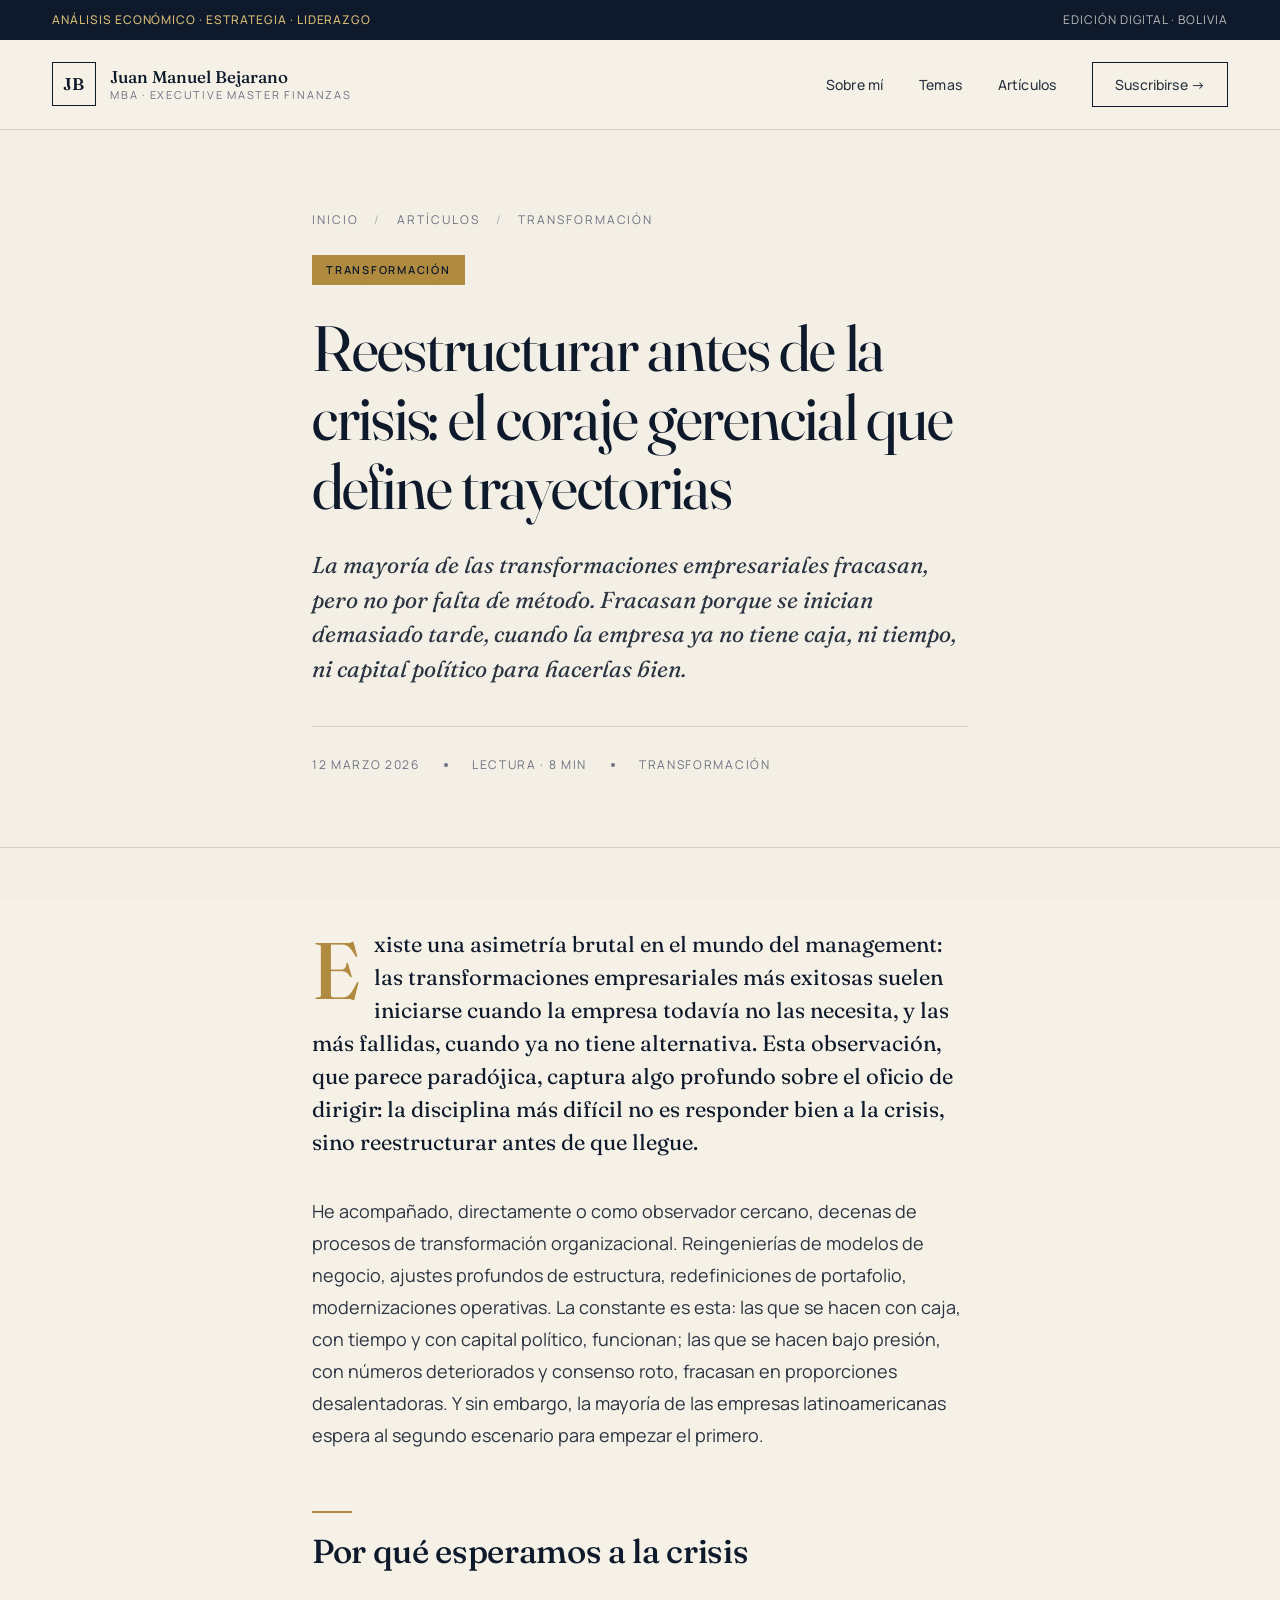
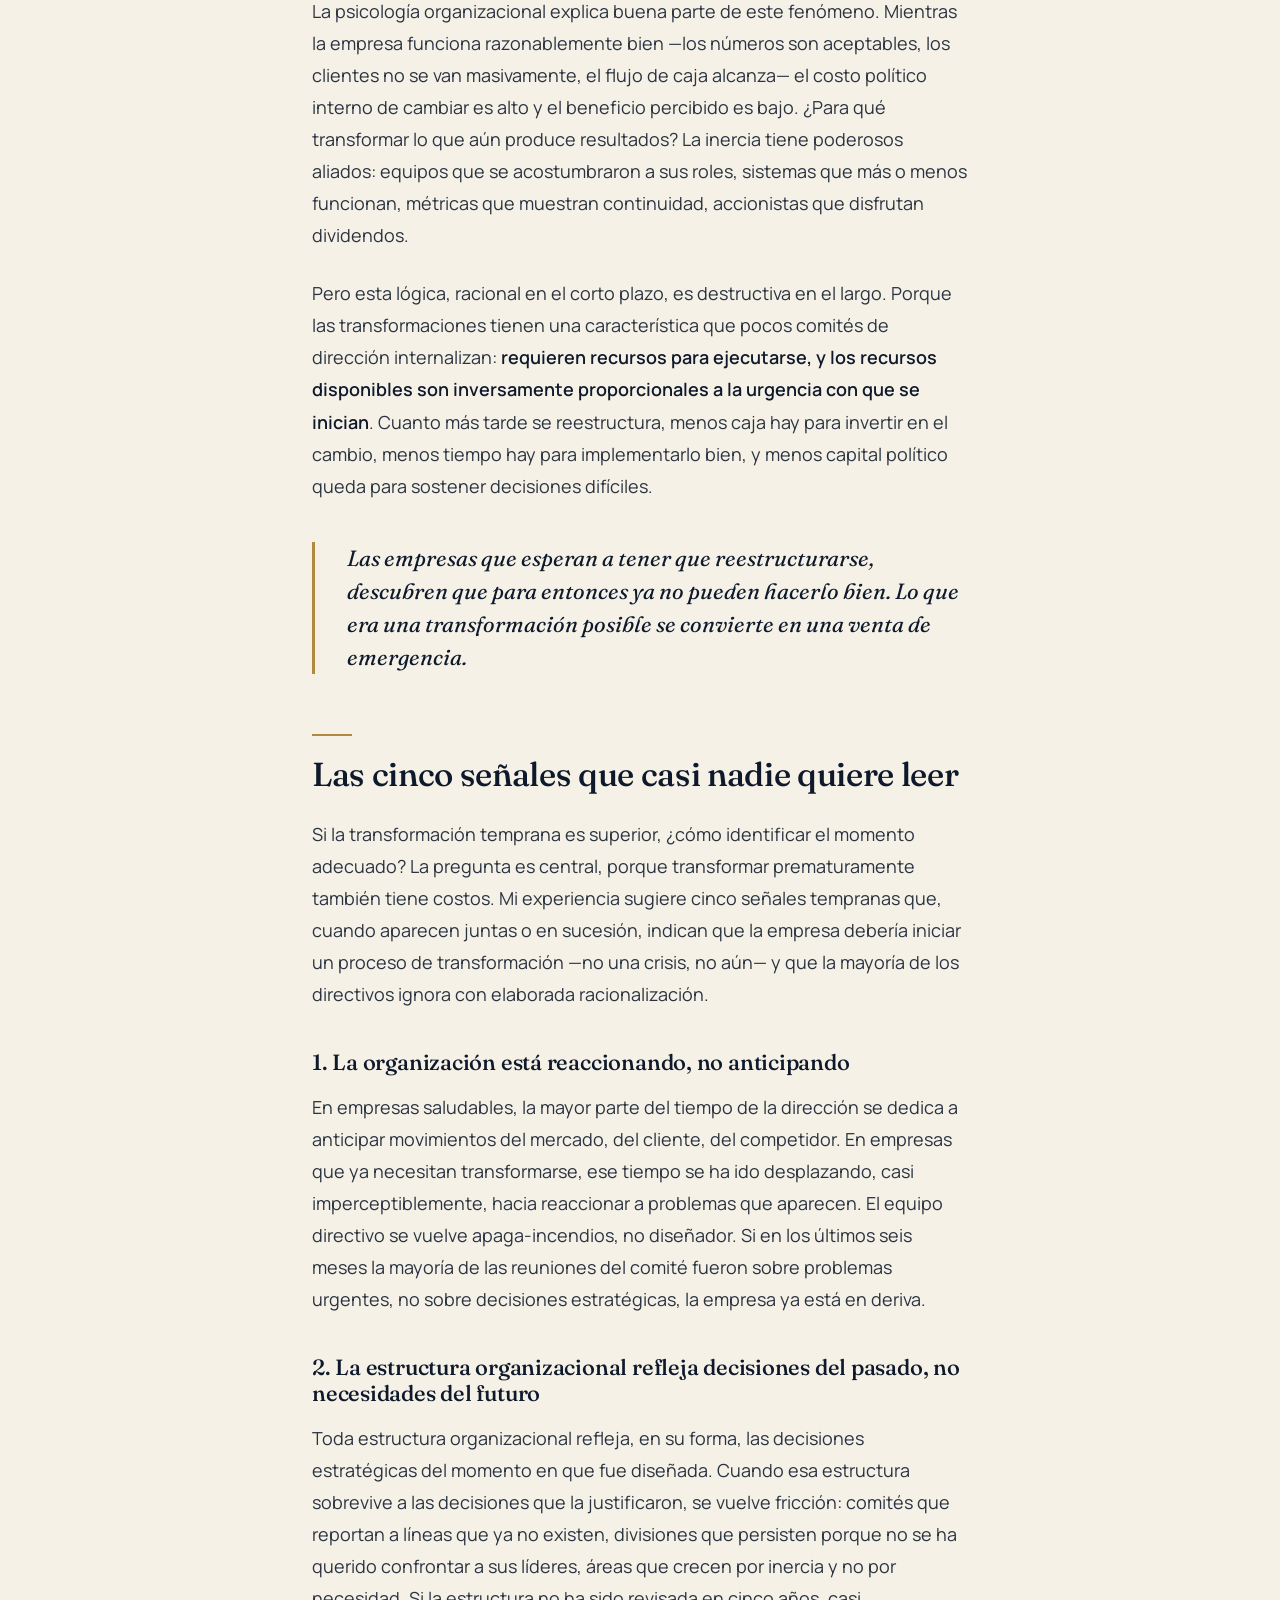
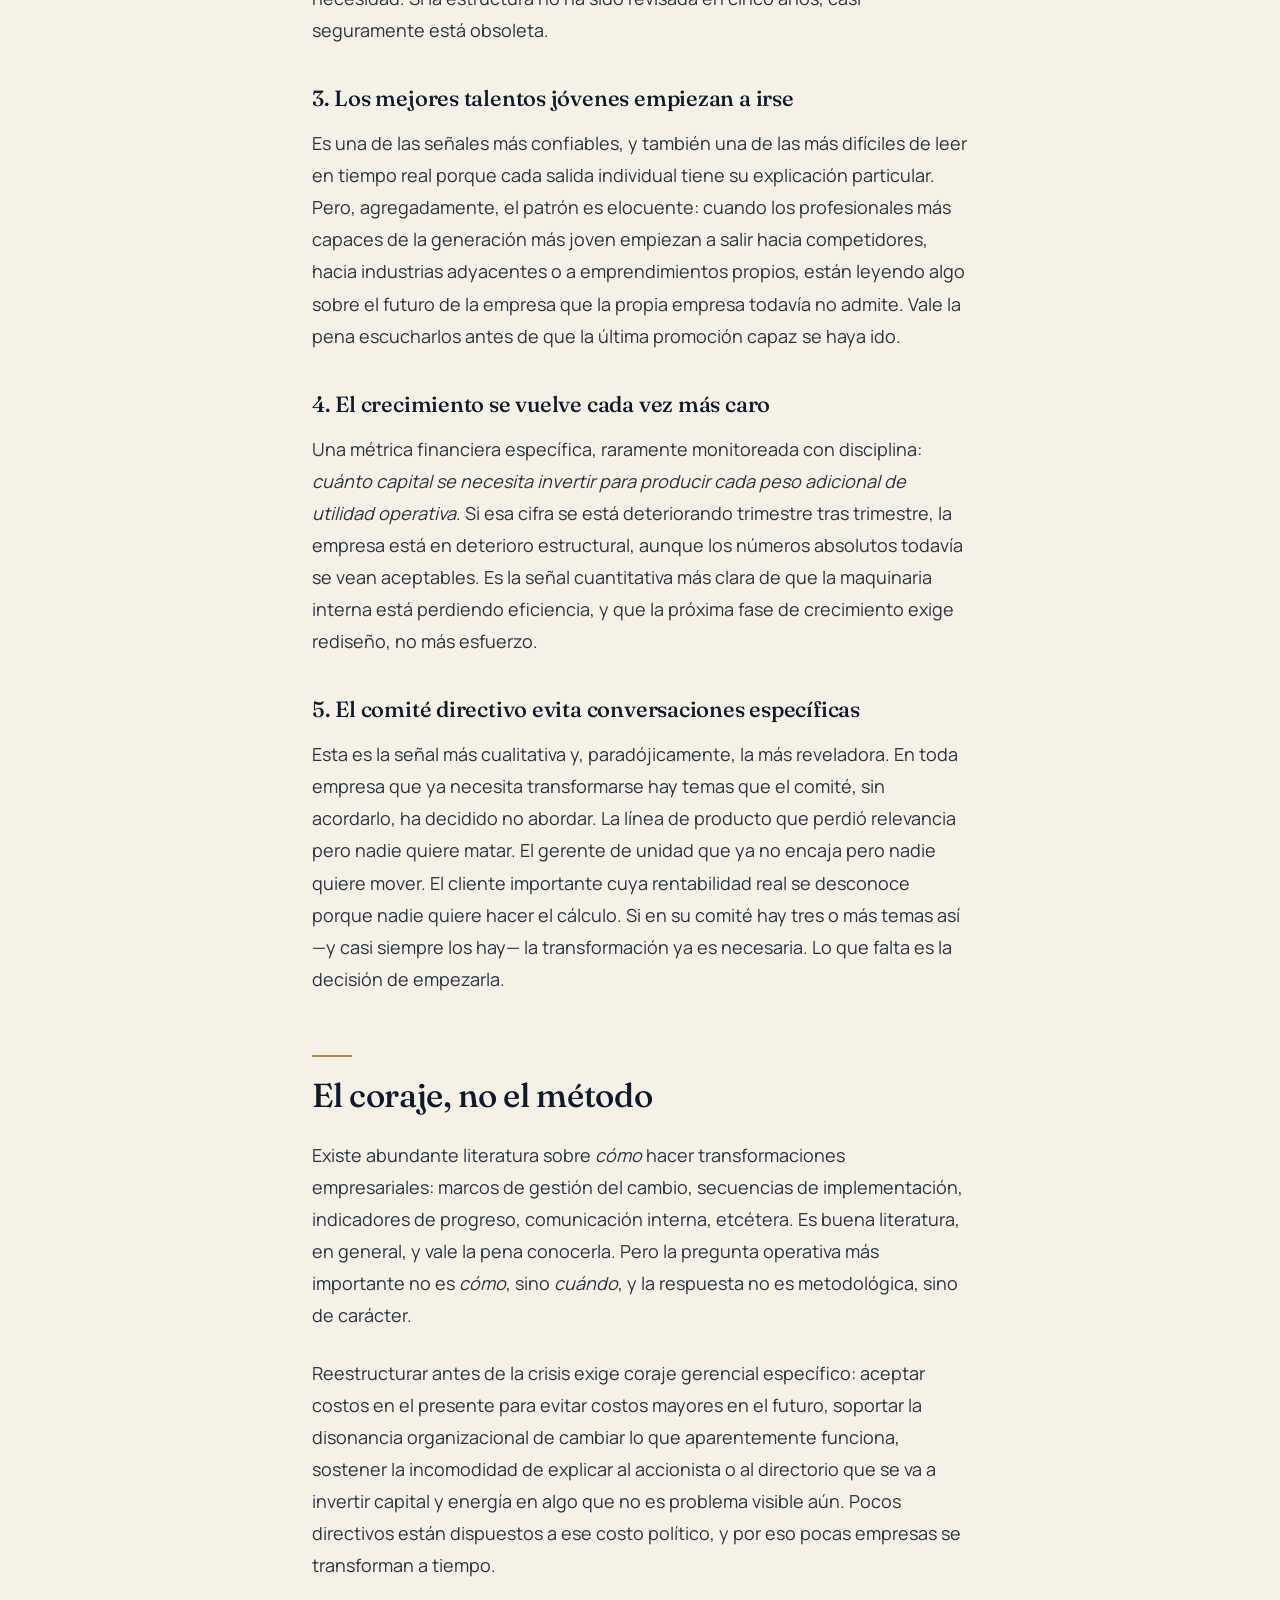
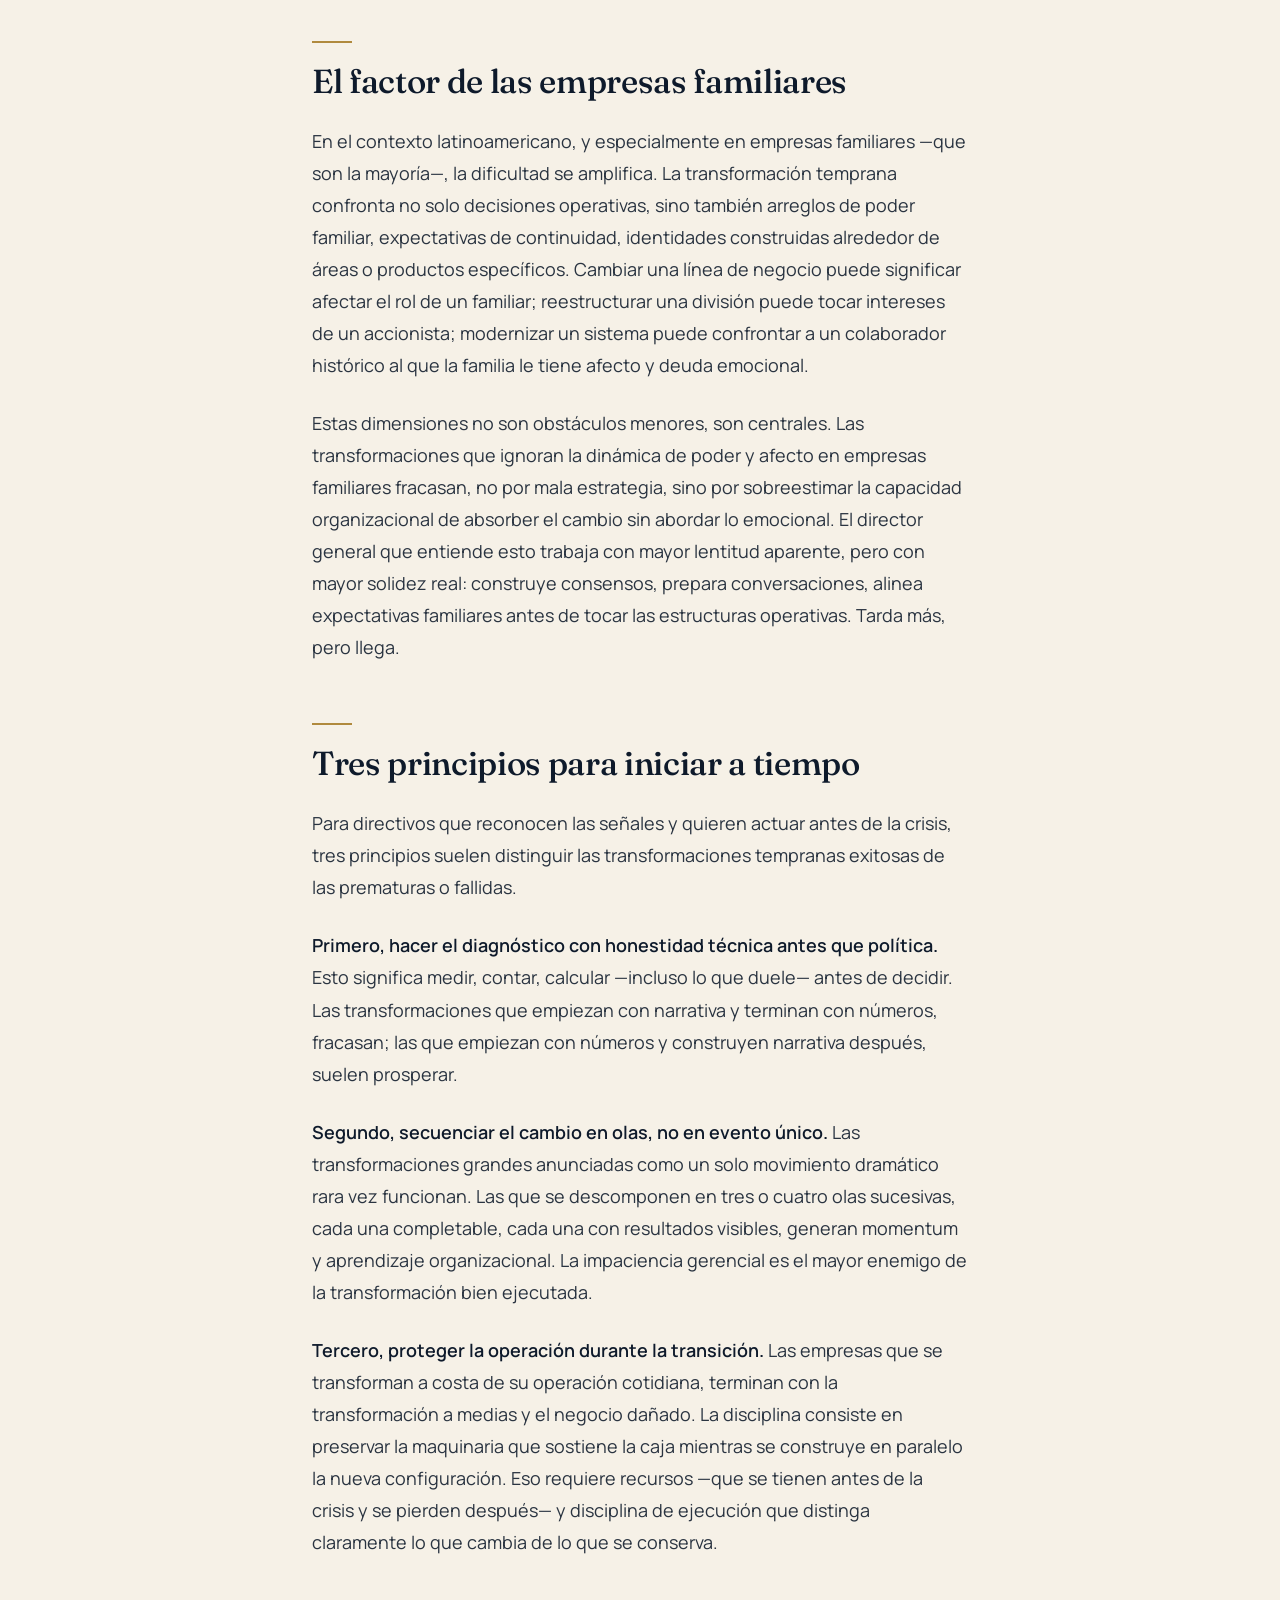
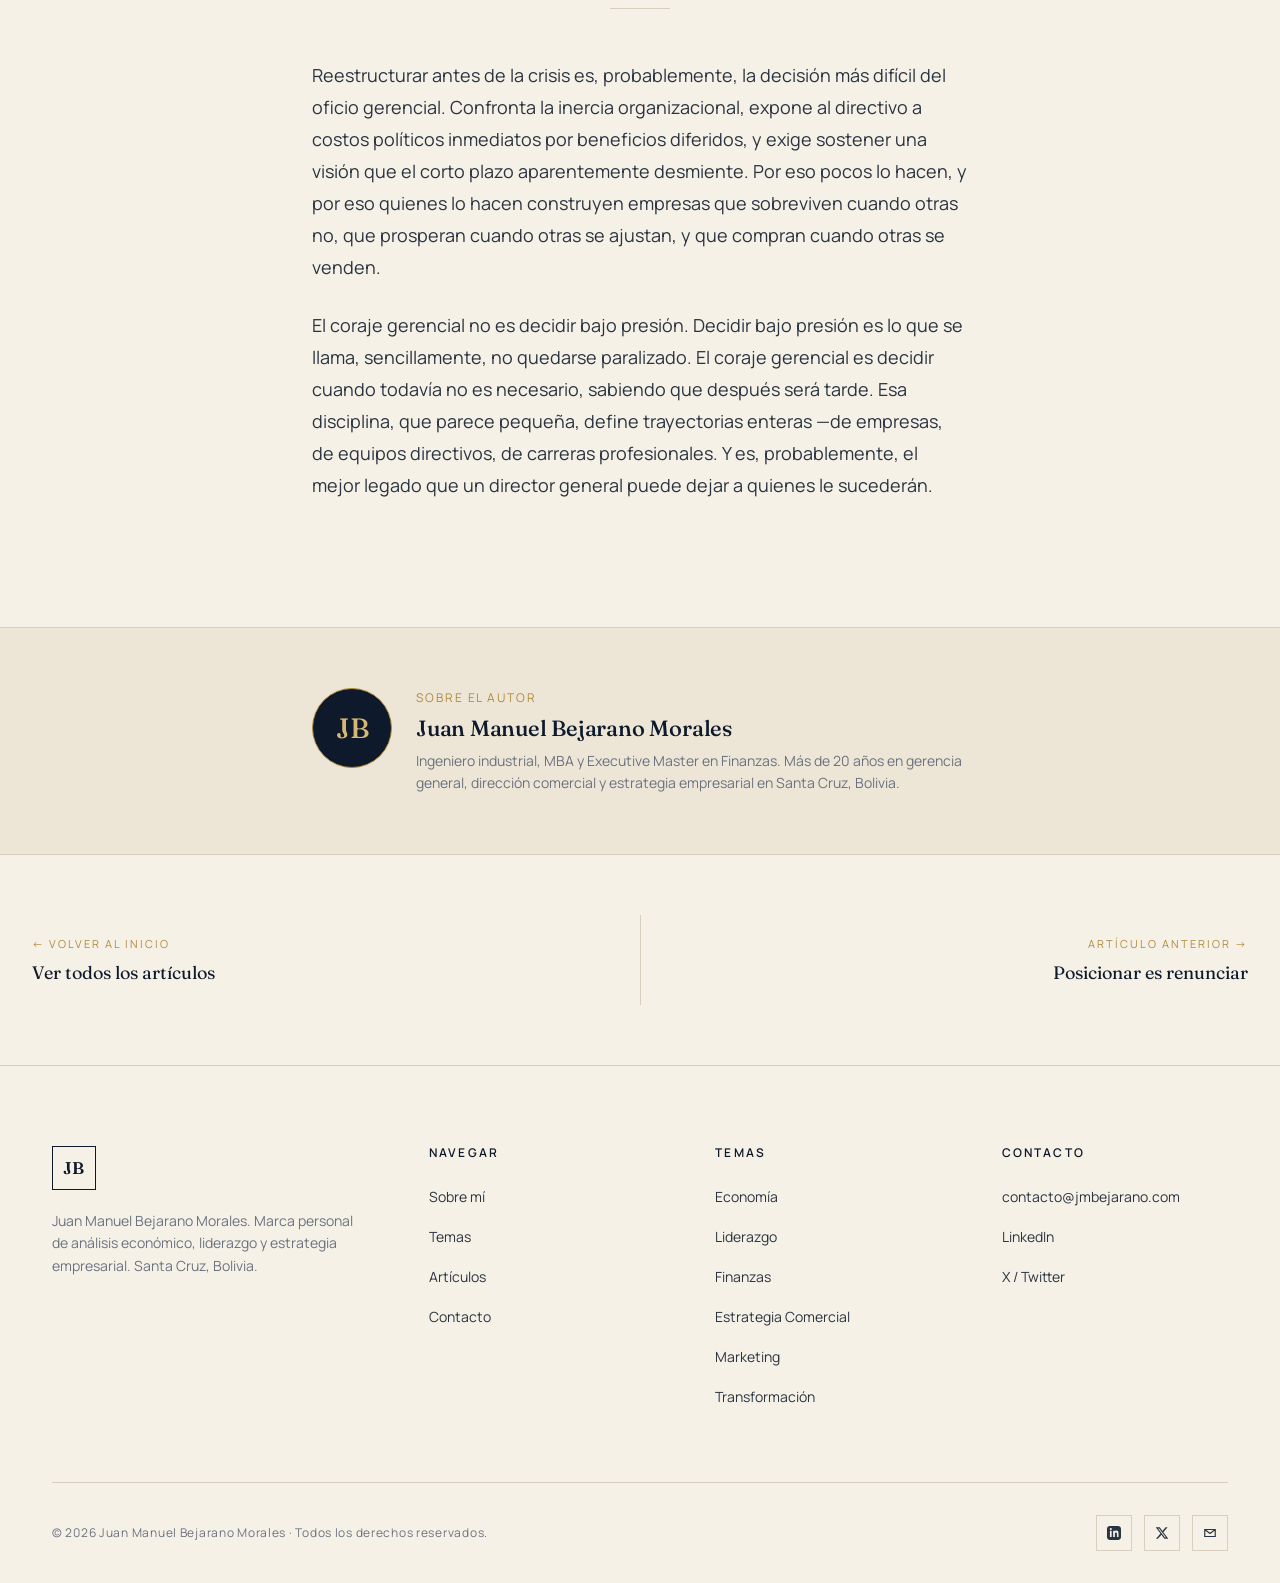
<file: articulos/reestructurar-antes-crisis.html>
<!DOCTYPE html>
<html lang="es">
<head>
  <meta charset="UTF-8" />
  <meta name="viewport" content="width=device-width, initial-scale=1.0" />
  <title>Reestructurar antes de la crisis: el coraje gerencial que define trayectorias — Juan Manuel Bejarano Morales</title>
  <meta name="description" content="Por qué las empresas que se transforman cuando todavía no tienen que hacerlo construyen ventajas estructurales, y qué señales debería leer un directivo antes de que la crisis le imponga el cambio." />
  <meta name="author" content="Juan Manuel Bejarano Morales" />

  <link rel="preconnect" href="https://fonts.googleapis.com" />
  <link rel="preconnect" href="https://fonts.gstatic.com" crossorigin />
  <link href="https://fonts.googleapis.com/css2?family=Fraunces:opsz,wght@9..144,400;9..144,500;9..144,600;9..144,700&family=Manrope:wght@300;400;500;600;700&display=swap" rel="stylesheet" />
  <link rel="stylesheet" href="../assets/style.css" />
</head>
<body>

<div class="topbar">
  <div class="container">
    <span class="tagline">Análisis Económico · Estrategia · Liderazgo</span>
    <span class="meta">Edición digital · Bolivia</span>
  </div>
</div>

<header class="site">
  <div class="inner">
    <a href="../index.html" class="brand">
      <div class="brand-mark">JB</div>
      <div class="brand-text">
        <span class="brand-name">Juan Manuel Bejarano</span>
        <span class="brand-role">MBA · Executive Master Finanzas</span>
      </div>
    </a>
    <nav class="primary" id="navMenu">
      <a href="../index.html#sobre-mi">Sobre mí</a>
      <a href="../index.html#temas">Temas</a>
      <a href="../index.html#articulos">Artículos</a>
      <a href="../index.html#contacto" class="nav-cta">Suscribirse →</a>
    </nav>
    <button class="nav-toggle" id="navToggle" aria-label="Abrir menú">
      <span></span><span></span><span></span>
    </button>
  </div>
</header>

<section class="article-hero">
  <div class="container-reading">
    <div class="crumb">
      <a href="../index.html">Inicio</a>
      <span class="sep">/</span>
      <a href="../index.html#articulos">Artículos</a>
      <span class="sep">/</span>
      <span>Transformación</span>
    </div>
    <span class="a-category">Transformación</span>
    <h1>Reestructurar antes de la crisis: el coraje gerencial que define trayectorias</h1>
    <p class="article-deck">La mayoría de las transformaciones empresariales fracasan, pero no por falta de método. Fracasan porque se inician demasiado tarde, cuando la empresa ya no tiene caja, ni tiempo, ni capital político para hacerlas bien.</p>
    <div class="article-meta">
      <span>12 marzo 2026</span>
      <span class="dot"></span>
      <span>Lectura · 8 min</span>
      <span class="dot"></span>
      <span>Transformación</span>
    </div>
  </div>
</section>

<section class="article-body">
  <div class="container-reading">
    <p class="lead-p">
      Existe una asimetría brutal en el mundo del management: las transformaciones empresariales más exitosas suelen iniciarse cuando la empresa todavía no las necesita, y las más fallidas, cuando ya no tiene alternativa. Esta observación, que parece paradójica, captura algo profundo sobre el oficio de dirigir: la disciplina más difícil no es responder bien a la crisis, sino reestructurar antes de que llegue.
    </p>

    <p>
      He acompañado, directamente o como observador cercano, decenas de procesos de transformación organizacional. Reingenierías de modelos de negocio, ajustes profundos de estructura, redefiniciones de portafolio, modernizaciones operativas. La constante es esta: las que se hacen con caja, con tiempo y con capital político, funcionan; las que se hacen bajo presión, con números deteriorados y consenso roto, fracasan en proporciones desalentadoras. Y sin embargo, la mayoría de las empresas latinoamericanas espera al segundo escenario para empezar el primero.
    </p>

    <h2>Por qué esperamos a la crisis</h2>

    <p>
      La psicología organizacional explica buena parte de este fenómeno. Mientras la empresa funciona razonablemente bien —los números son aceptables, los clientes no se van masivamente, el flujo de caja alcanza— el costo político interno de cambiar es alto y el beneficio percibido es bajo. ¿Para qué transformar lo que aún produce resultados? La inercia tiene poderosos aliados: equipos que se acostumbraron a sus roles, sistemas que más o menos funcionan, métricas que muestran continuidad, accionistas que disfrutan dividendos.
    </p>

    <p>
      Pero esta lógica, racional en el corto plazo, es destructiva en el largo. Porque las transformaciones tienen una característica que pocos comités de dirección internalizan: <strong>requieren recursos para ejecutarse, y los recursos disponibles son inversamente proporcionales a la urgencia con que se inician</strong>. Cuanto más tarde se reestructura, menos caja hay para invertir en el cambio, menos tiempo hay para implementarlo bien, y menos capital político queda para sostener decisiones difíciles.
    </p>

    <blockquote>
      Las empresas que esperan a tener que reestructurarse, descubren que para entonces ya no pueden hacerlo bien. Lo que era una transformación posible se convierte en una venta de emergencia.
    </blockquote>

    <h2>Las cinco señales que casi nadie quiere leer</h2>

    <p>
      Si la transformación temprana es superior, ¿cómo identificar el momento adecuado? La pregunta es central, porque transformar prematuramente también tiene costos. Mi experiencia sugiere cinco señales tempranas que, cuando aparecen juntas o en sucesión, indican que la empresa debería iniciar un proceso de transformación —no una crisis, no aún— y que la mayoría de los directivos ignora con elaborada racionalización.
    </p>

    <h3>1. La organización está reaccionando, no anticipando</h3>

    <p>
      En empresas saludables, la mayor parte del tiempo de la dirección se dedica a anticipar movimientos del mercado, del cliente, del competidor. En empresas que ya necesitan transformarse, ese tiempo se ha ido desplazando, casi imperceptiblemente, hacia reaccionar a problemas que aparecen. El equipo directivo se vuelve apaga-incendios, no diseñador. Si en los últimos seis meses la mayoría de las reuniones del comité fueron sobre problemas urgentes, no sobre decisiones estratégicas, la empresa ya está en deriva.
    </p>

    <h3>2. La estructura organizacional refleja decisiones del pasado, no necesidades del futuro</h3>

    <p>
      Toda estructura organizacional refleja, en su forma, las decisiones estratégicas del momento en que fue diseñada. Cuando esa estructura sobrevive a las decisiones que la justificaron, se vuelve fricción: comités que reportan a líneas que ya no existen, divisiones que persisten porque no se ha querido confrontar a sus líderes, áreas que crecen por inercia y no por necesidad. Si la estructura no ha sido revisada en cinco años, casi seguramente está obsoleta.
    </p>

    <h3>3. Los mejores talentos jóvenes empiezan a irse</h3>

    <p>
      Es una de las señales más confiables, y también una de las más difíciles de leer en tiempo real porque cada salida individual tiene su explicación particular. Pero, agregadamente, el patrón es elocuente: cuando los profesionales más capaces de la generación más joven empiezan a salir hacia competidores, hacia industrias adyacentes o a emprendimientos propios, están leyendo algo sobre el futuro de la empresa que la propia empresa todavía no admite. Vale la pena escucharlos antes de que la última promoción capaz se haya ido.
    </p>

    <h3>4. El crecimiento se vuelve cada vez más caro</h3>

    <p>
      Una métrica financiera específica, raramente monitoreada con disciplina: <em>cuánto capital se necesita invertir para producir cada peso adicional de utilidad operativa</em>. Si esa cifra se está deteriorando trimestre tras trimestre, la empresa está en deterioro estructural, aunque los números absolutos todavía se vean aceptables. Es la señal cuantitativa más clara de que la maquinaria interna está perdiendo eficiencia, y que la próxima fase de crecimiento exige rediseño, no más esfuerzo.
    </p>

    <h3>5. El comité directivo evita conversaciones específicas</h3>

    <p>
      Esta es la señal más cualitativa y, paradójicamente, la más reveladora. En toda empresa que ya necesita transformarse hay temas que el comité, sin acordarlo, ha decidido no abordar. La línea de producto que perdió relevancia pero nadie quiere matar. El gerente de unidad que ya no encaja pero nadie quiere mover. El cliente importante cuya rentabilidad real se desconoce porque nadie quiere hacer el cálculo. Si en su comité hay tres o más temas así —y casi siempre los hay— la transformación ya es necesaria. Lo que falta es la decisión de empezarla.
    </p>

    <h2>El coraje, no el método</h2>

    <p>
      Existe abundante literatura sobre <em>cómo</em> hacer transformaciones empresariales: marcos de gestión del cambio, secuencias de implementación, indicadores de progreso, comunicación interna, etcétera. Es buena literatura, en general, y vale la pena conocerla. Pero la pregunta operativa más importante no es <em>cómo</em>, sino <em>cuándo</em>, y la respuesta no es metodológica, sino de carácter.
    </p>

    <p>
      Reestructurar antes de la crisis exige coraje gerencial específico: aceptar costos en el presente para evitar costos mayores en el futuro, soportar la disonancia organizacional de cambiar lo que aparentemente funciona, sostener la incomodidad de explicar al accionista o al directorio que se va a invertir capital y energía en algo que no es problema visible aún. Pocos directivos están dispuestos a ese costo político, y por eso pocas empresas se transforman a tiempo.
    </p>

    <h2>El factor de las empresas familiares</h2>

    <p>
      En el contexto latinoamericano, y especialmente en empresas familiares —que son la mayoría—, la dificultad se amplifica. La transformación temprana confronta no solo decisiones operativas, sino también arreglos de poder familiar, expectativas de continuidad, identidades construidas alrededor de áreas o productos específicos. Cambiar una línea de negocio puede significar afectar el rol de un familiar; reestructurar una división puede tocar intereses de un accionista; modernizar un sistema puede confrontar a un colaborador histórico al que la familia le tiene afecto y deuda emocional.
    </p>

    <p>
      Estas dimensiones no son obstáculos menores, son centrales. Las transformaciones que ignoran la dinámica de poder y afecto en empresas familiares fracasan, no por mala estrategia, sino por sobreestimar la capacidad organizacional de absorber el cambio sin abordar lo emocional. El director general que entiende esto trabaja con mayor lentitud aparente, pero con mayor solidez real: construye consensos, prepara conversaciones, alinea expectativas familiares antes de tocar las estructuras operativas. Tarda más, pero llega.
    </p>

    <h2>Tres principios para iniciar a tiempo</h2>

    <p>
      Para directivos que reconocen las señales y quieren actuar antes de la crisis, tres principios suelen distinguir las transformaciones tempranas exitosas de las prematuras o fallidas.
    </p>

    <p>
      <strong>Primero, hacer el diagnóstico con honestidad técnica antes que política.</strong> Esto significa medir, contar, calcular —incluso lo que duele— antes de decidir. Las transformaciones que empiezan con narrativa y terminan con números, fracasan; las que empiezan con números y construyen narrativa después, suelen prosperar.
    </p>

    <p>
      <strong>Segundo, secuenciar el cambio en olas, no en evento único.</strong> Las transformaciones grandes anunciadas como un solo movimiento dramático rara vez funcionan. Las que se descomponen en tres o cuatro olas sucesivas, cada una completable, cada una con resultados visibles, generan momentum y aprendizaje organizacional. La impaciencia gerencial es el mayor enemigo de la transformación bien ejecutada.
    </p>

    <p>
      <strong>Tercero, proteger la operación durante la transición.</strong> Las empresas que se transforman a costa de su operación cotidiana, terminan con la transformación a medias y el negocio dañado. La disciplina consiste en preservar la maquinaria que sostiene la caja mientras se construye en paralelo la nueva configuración. Eso requiere recursos —que se tienen antes de la crisis y se pierden después— y disciplina de ejecución que distinga claramente lo que cambia de lo que se conserva.
    </p>

    <hr />

    <p>
      Reestructurar antes de la crisis es, probablemente, la decisión más difícil del oficio gerencial. Confronta la inercia organizacional, expone al directivo a costos políticos inmediatos por beneficios diferidos, y exige sostener una visión que el corto plazo aparentemente desmiente. Por eso pocos lo hacen, y por eso quienes lo hacen construyen empresas que sobreviven cuando otras no, que prosperan cuando otras se ajustan, y que compran cuando otras se venden.
    </p>

    <p>
      El coraje gerencial no es decidir bajo presión. Decidir bajo presión es lo que se llama, sencillamente, no quedarse paralizado. El coraje gerencial es decidir cuando todavía no es necesario, sabiendo que después será tarde. Esa disciplina, que parece pequeña, define trayectorias enteras —de empresas, de equipos directivos, de carreras profesionales. Y es, probablemente, el mejor legado que un director general puede dejar a quienes le sucederán.
    </p>
  </div>
</section>

<section class="article-footer">
  <div class="container-reading">
    <div class="author-card">
      <div class="author-avatar">JB</div>
      <div class="author-info">
        <div class="label">Sobre el autor</div>
        <h4>Juan Manuel Bejarano Morales</h4>
        <p>Ingeniero industrial, MBA y Executive Master en Finanzas. Más de 20 años en gerencia general, dirección comercial y estrategia empresarial en Santa Cruz, Bolivia.</p>
      </div>
    </div>
  </div>
</section>

<nav class="article-nav">
  <a href="../index.html#articulos" class="prev">
    <div class="label">← Volver al inicio</div>
    <div class="title">Ver todos los artículos</div>
  </a>
  <a href="posicionar-es-renunciar.html" class="next">
    <div class="label">Artículo anterior →</div>
    <div class="title">Posicionar es renunciar</div>
  </a>
</nav>

<footer class="site">
  <div class="container">
    <div class="footer-grid">
      <div class="footer-brand">
        <div class="brand-mark">JB</div>
        <p>Juan Manuel Bejarano Morales. Marca personal de análisis económico, liderazgo y estrategia empresarial. Santa Cruz, Bolivia.</p>
      </div>
      <div class="footer-col">
        <h4>Navegar</h4>
        <ul>
          <li><a href="../index.html#sobre-mi">Sobre mí</a></li>
          <li><a href="../index.html#temas">Temas</a></li>
          <li><a href="../index.html#articulos">Artículos</a></li>
          <li><a href="../index.html#contacto">Contacto</a></li>
        </ul>
      </div>
      <div class="footer-col">
        <h4>Temas</h4>
        <ul>
          <li><a href="../index.html#temas">Economía</a></li>
          <li><a href="../index.html#temas">Liderazgo</a></li>
          <li><a href="../index.html#temas">Finanzas</a></li>
          <li><a href="../index.html#temas">Estrategia Comercial</a></li>
          <li><a href="../index.html#temas">Marketing</a></li>
          <li><a href="../index.html#temas">Transformación</a></li>
        </ul>
      </div>
      <div class="footer-col">
        <h4>Contacto</h4>
        <ul>
          <li><a href="mailto:contacto@jmbejarano.com">contacto@jmbejarano.com</a></li>
          <li><a href="#">LinkedIn</a></li>
          <li><a href="#">X / Twitter</a></li>
        </ul>
      </div>
    </div>
    <div class="footer-bottom">
      <span>© 2026 Juan Manuel Bejarano Morales · Todos los derechos reservados.</span>
      <div class="socials">
        <a href="#" aria-label="LinkedIn"><svg width="14" height="14" viewBox="0 0 24 24" fill="currentColor"><path d="M19 0h-14C2.2 0 0 2.2 0 5v14c0 2.8 2.2 5 5 5h14c2.8 0 5-2.2 5-5V5c0-2.8-2.2-5-5-5zM8 19H5V8h3v11zM6.5 6.7c-1 0-1.7-.8-1.7-1.7s.8-1.7 1.7-1.7c1 0 1.7.8 1.7 1.7.1.9-.7 1.7-1.7 1.7zM20 19h-3v-5.6c0-1.4-.5-2.3-1.7-2.3-.9 0-1.5.6-1.7 1.2-.1.2-.1.5-.1.8V19h-3V8h3v1.3c.4-.6 1.1-1.5 2.7-1.5 2 0 3.5 1.3 3.5 4V19z"/></svg></a>
        <a href="#" aria-label="X"><svg width="14" height="14" viewBox="0 0 24 24" fill="currentColor"><path d="M18.244 2.25h3.308l-7.227 8.26 8.502 11.24H16.17l-5.214-6.817L4.99 21.75H1.68l7.73-8.835L1.254 2.25H8.08l4.713 6.231zm-1.161 17.52h1.833L7.084 4.126H5.117z"/></svg></a>
        <a href="mailto:contacto@jmbejarano.com" aria-label="Email"><svg width="14" height="14" viewBox="0 0 24 24" fill="none" stroke="currentColor" stroke-width="2"><path d="M3 6l9 7 9-7M3 6h18v12H3z"/></svg></a>
      </div>
    </div>
  </div>
</footer>

<script>
  const navToggle = document.getElementById('navToggle');
  const navMenu = document.getElementById('navMenu');
  navToggle.addEventListener('click', () => {
    navToggle.classList.toggle('active');
    navMenu.classList.toggle('open');
  });
</script>

</body>
</html>
</file>
<file: assets/style.css>
/* =============================================================================
   SISTEMA DE DISEÑO  —  Variables editables
   ----------------------------------------------------------------------------
   Todas las decisiones de color y tipografía viven aquí. Cambia un valor
   y se actualiza en TODO el sitio.
   ============================================================================= */
:root {
  /* Paleta sobria, ejecutiva y editorial */
  --ink:        #0E1A2B;   /* Azul tinta — texto y bloques oscuros */
  --ink-soft:   #1B2A3F;
  --paper:      #F6F1E7;   /* Crema cálido — fondo principal */
  --paper-deep: #EDE6D6;
  --gold:       #B08A3E;   /* Dorado envejecido — acento principal */
  --gold-soft:  #D4B873;
  --text:       #2A3441;
  --muted:      #6B7280;
  --rule:       #D8CFBE;
  --white:      #FFFFFF;

  --font-display: 'Fraunces', 'Georgia', serif;
  --font-body:    'Manrope', system-ui, sans-serif;

  --container: 1240px;
  --container-narrow: 880px;
  --container-reading: 720px;

  --ease: cubic-bezier(.2, .7, .2, 1);
}

/* =============================================================================
   RESET Y BASE
   ============================================================================= */
*, *::before, *::after { box-sizing: border-box; }
html { scroll-behavior: smooth; }
body {
  margin: 0;
  font-family: var(--font-body);
  font-weight: 400;
  font-size: 17px;
  line-height: 1.65;
  color: var(--text);
  background: var(--paper);
  -webkit-font-smoothing: antialiased;
  text-rendering: optimizeLegibility;
  overflow-x: hidden;
}
body::before {
  content: '';
  position: fixed; inset: 0;
  pointer-events: none;
  z-index: 1;
  opacity: 0.4;
  background-image: url("data:image/svg+xml;utf8,<svg xmlns='http://www.w3.org/2000/svg' width='200' height='200'><filter id='n'><feTurbulence type='fractalNoise' baseFrequency='0.9' numOctaves='2' stitchTiles='stitch'/><feColorMatrix values='0 0 0 0 0.05 0 0 0 0 0.10 0 0 0 0 0.16 0 0 0 0.06 0'/></filter><rect width='100%25' height='100%25' filter='url(%23n)'/></svg>");
}
img { max-width: 100%; display: block; }
a { color: inherit; text-decoration: none; }

h1, h2, h3, h4 {
  font-family: var(--font-display);
  font-weight: 500;
  color: var(--ink);
  letter-spacing: -0.01em;
  line-height: 1.15;
  margin: 0;
}

.container         { max-width: var(--container);         margin: 0 auto; padding: 0 32px; position: relative; z-index: 2; }
.container-narrow  { max-width: var(--container-narrow);  margin: 0 auto; padding: 0 32px; position: relative; z-index: 2; }
.container-reading { max-width: var(--container-reading); margin: 0 auto; padding: 0 32px; position: relative; z-index: 2; }

.eyebrow {
  font-family: var(--font-body);
  font-size: 12px;
  font-weight: 600;
  letter-spacing: 0.18em;
  text-transform: uppercase;
  color: var(--gold);
  display: inline-flex;
  align-items: center;
  gap: 12px;
}
.eyebrow::before { content: ''; width: 28px; height: 1px; background: var(--gold); }

/* =============================================================================
   TOPBAR
   ============================================================================= */
.topbar {
  background: var(--ink);
  color: var(--paper);
  font-size: 12px;
  letter-spacing: 0.08em;
  text-transform: uppercase;
  padding: 10px 0;
  position: relative;
  z-index: 50;
}
.topbar .container { display: flex; justify-content: space-between; align-items: center; gap: 24px; }
.topbar .tagline { color: var(--gold-soft); font-weight: 500; }
.topbar .meta { opacity: 0.75; font-weight: 400; }

/* =============================================================================
   HEADER / NAVEGACIÓN
   ============================================================================= */
header.site {
  position: sticky;
  top: 0;
  z-index: 100;
  background: rgba(246, 241, 231, 0.92);
  backdrop-filter: blur(14px);
  -webkit-backdrop-filter: blur(14px);
  border-bottom: 1px solid var(--rule);
}
header.site .inner {
  display: flex;
  align-items: center;
  justify-content: space-between;
  padding: 22px 32px;
  max-width: var(--container);
  margin: 0 auto;
}
.brand { display: flex; align-items: center; gap: 14px; }
.brand-mark {
  width: 44px; height: 44px;
  border: 1.5px solid var(--ink);
  display: grid; place-items: center;
  font-family: var(--font-display);
  font-weight: 600; font-size: 17px;
  color: var(--ink);
  letter-spacing: 0.02em;
  transition: all 0.3s var(--ease);
}
.brand:hover .brand-mark { background: var(--ink); color: var(--gold-soft); }
.brand-text { display: flex; flex-direction: column; line-height: 1.1; }
.brand-name { font-family: var(--font-display); font-weight: 500; font-size: 17px; color: var(--ink); }
.brand-role { font-size: 11px; letter-spacing: 0.16em; text-transform: uppercase; color: var(--muted); margin-top: 2px; }

nav.primary { display: flex; align-items: center; gap: 36px; }
nav.primary a {
  font-size: 14px; font-weight: 500;
  color: var(--text); letter-spacing: 0.01em;
  position: relative;
  transition: color 0.2s var(--ease);
}
nav.primary a::after {
  content: '';
  position: absolute; left: 0; bottom: -6px;
  height: 1px; width: 0;
  background: var(--gold);
  transition: width 0.3s var(--ease);
}
nav.primary a:hover { color: var(--ink); }
nav.primary a:hover::after { width: 100%; }
.nav-cta {
  padding: 10px 22px;
  border: 1px solid var(--ink);
  font-size: 13px; font-weight: 500;
  letter-spacing: 0.04em;
  transition: all 0.3s var(--ease);
}
.nav-cta:hover { background: var(--ink); color: var(--paper) !important; }
.nav-cta::after { display: none !important; }

.nav-toggle {
  display: none;
  width: 40px; height: 40px;
  border: 1px solid var(--ink);
  background: transparent; cursor: pointer; position: relative;
}
.nav-toggle span {
  position: absolute; left: 50%; top: 50%;
  width: 18px; height: 1.5px;
  background: var(--ink);
  transform: translate(-50%, -50%);
  transition: 0.3s var(--ease);
}
.nav-toggle span:first-child { transform: translate(-50%, calc(-50% - 5px)); }
.nav-toggle span:last-child  { transform: translate(-50%, calc(-50% + 5px)); }
.nav-toggle.active span:first-child  { transform: translate(-50%, -50%) rotate(45deg); }
.nav-toggle.active span:nth-child(2) { opacity: 0; }
.nav-toggle.active span:last-child   { transform: translate(-50%, -50%) rotate(-45deg); }

/* =============================================================================
   HERO
   ============================================================================= */
.hero { padding: 80px 0 110px; position: relative; }
.hero-grid { display: grid; grid-template-columns: 1.15fr 1fr; gap: 80px; align-items: center; }
.hero-text { position: relative; }
.hero-text .eyebrow { margin-bottom: 28px; }
.hero h1 {
  font-size: clamp(46px, 6vw, 92px);
  font-weight: 400;
  letter-spacing: -0.025em;
  line-height: 1.02;
  margin-bottom: 28px;
  font-variation-settings: "opsz" 144;
}
.hero h1 em { font-style: italic; font-weight: 400; color: var(--gold); }
.hero-lead { font-size: 19px; line-height: 1.6; color: var(--text); max-width: 540px; margin-bottom: 40px; }
.hero-actions { display: flex; gap: 16px; flex-wrap: wrap; }

.btn {
  display: inline-flex; align-items: center; gap: 12px;
  padding: 16px 30px;
  font-size: 14px; font-weight: 500;
  letter-spacing: 0.04em;
  transition: all 0.3s var(--ease);
  cursor: pointer; border: none;
  font-family: var(--font-body);
}
.btn-primary { background: var(--ink); color: var(--paper); }
.btn-primary:hover { background: var(--gold); color: var(--ink); transform: translateY(-2px); }
.btn-ghost { background: transparent; color: var(--ink); border: 1px solid var(--ink); }
.btn-ghost:hover { background: var(--ink); color: var(--paper); }
.btn .arrow { transition: transform 0.3s var(--ease); }
.btn:hover .arrow { transform: translateX(4px); }

.hero-portrait { position: relative; aspect-ratio: 4 / 5; }
.portrait-frame { position: absolute; inset: 0; background: var(--ink); overflow: hidden; }
.portrait-frame img,
.portrait-frame .placeholder { width: 100%; height: 100%; object-fit: cover; display: block; }
.hero-portrait::before {
  content: '';
  position: absolute; inset: -24px -24px 24px 24px;
  border: 1px solid var(--gold);
  z-index: -1;
}
.portrait-caption {
  position: absolute;
  left: -18px; bottom: -28px;
  background: var(--paper);
  padding: 14px 22px;
  border-left: 2px solid var(--gold);
  font-size: 13px;
  letter-spacing: 0.04em;
  box-shadow: 0 18px 40px -20px rgba(14, 26, 43, 0.25);
}
.portrait-caption .name  { font-family: var(--font-display); font-weight: 600; color: var(--ink); }
.portrait-caption .where { color: var(--muted); font-size: 11px; letter-spacing: 0.14em; text-transform: uppercase; margin-top: 2px; }
.placeholder {
  background: linear-gradient(160deg, #1B2A3F 0%, #0E1A2B 60%, #060E1A 100%);
  display: grid; place-items: center;
  color: var(--gold-soft);
}

/* =============================================================================
   CREDENCIALES
   ============================================================================= */
.credentials { background: var(--ink); color: var(--paper); padding: 36px 0; position: relative; }
.credentials .row { display: flex; flex-wrap: wrap; gap: 48px; align-items: center; justify-content: center; }
.credential { display: flex; align-items: center; gap: 14px; font-size: 14px; letter-spacing: 0.04em; }
.credential .num {
  font-family: var(--font-display);
  font-weight: 500; font-size: 28px;
  color: var(--gold-soft);
  line-height: 1;
}
.credential .label { font-size: 12px; letter-spacing: 0.14em; text-transform: uppercase; opacity: 0.85; line-height: 1.4; }
.credential-divider { width: 1px; height: 36px; background: rgba(255,255,255,0.15); }

/* =============================================================================
   SOBRE MÍ
   ============================================================================= */
.about { padding: 130px 0; position: relative; }
.about-grid { display: grid; grid-template-columns: 1fr 1.4fr; gap: 100px; align-items: start; }
.about-side { position: sticky; top: 120px; }
.about-side h2 {
  font-size: clamp(34px, 4vw, 56px);
  font-weight: 400;
  margin-top: 24px; margin-bottom: 32px;
}
.about-side .signature {
  font-family: var(--font-display);
  font-style: italic;
  font-size: 28px;
  color: var(--ink);
  margin-top: 48px;
  padding-top: 32px;
  border-top: 1px solid var(--rule);
}
.about-content p { font-size: 18px; line-height: 1.75; margin: 0 0 24px; }
.about-content p.lead {
  font-family: var(--font-display);
  font-size: 24px; line-height: 1.45;
  color: var(--ink);
  font-weight: 400;
  margin-bottom: 36px;
}
.about-content p.lead::first-letter {
  font-family: var(--font-display);
  font-size: 76px;
  float: left;
  line-height: 0.85;
  padding: 8px 14px 0 0;
  color: var(--gold);
  font-weight: 500;
}
.expertise-grid { display: grid; grid-template-columns: repeat(2, 1fr); gap: 24px; margin-top: 48px; }
.expertise-item { padding: 24px 0; border-top: 1px solid var(--rule); }
.expertise-item .e-num { font-family: var(--font-display); font-size: 14px; color: var(--gold); letter-spacing: 0.1em; }
.expertise-item h4 { font-size: 18px; font-weight: 500; margin: 6px 0 4px; }
.expertise-item p { font-size: 14px; color: var(--muted); margin: 0; line-height: 1.55; }

/* =============================================================================
   TOPICS
   ============================================================================= */
.topics {
  background: var(--paper-deep);
  padding: 130px 0;
  position: relative;
  border-top: 1px solid var(--rule);
  border-bottom: 1px solid var(--rule);
}
.topics-header {
  display: flex; justify-content: space-between; align-items: end;
  gap: 60px; margin-bottom: 70px; flex-wrap: wrap;
}
.topics-header h2 {
  font-size: clamp(34px, 4vw, 56px);
  font-weight: 400; max-width: 640px; margin-top: 18px;
}
.topics-header h2 em { font-style: italic; color: var(--gold); }
.topics-header .desc { max-width: 380px; color: var(--muted); font-size: 16px; }
.topics-grid {
  display: grid;
  grid-template-columns: repeat(3, 1fr);
  border-top: 1px solid var(--rule);
  border-left: 1px solid var(--rule);
}
.topic {
  border-right: 1px solid var(--rule);
  border-bottom: 1px solid var(--rule);
  padding: 44px 36px;
  background: var(--paper-deep);
  transition: background 0.4s var(--ease);
  min-height: 280px;
  display: flex; flex-direction: column; justify-content: space-between;
  cursor: pointer;
}
.topic:hover { background: var(--ink); color: var(--paper); }
.topic:hover .t-num { color: var(--gold-soft); }
.topic:hover h3 { color: var(--paper); }
.topic:hover .t-desc { color: rgba(246, 241, 231, 0.7); }
.topic:hover .t-link { color: var(--gold-soft); border-color: var(--gold-soft); }
.t-num { font-family: var(--font-display); font-size: 14px; font-weight: 500; letter-spacing: 0.06em; color: var(--gold); transition: color 0.3s var(--ease); }
.topic h3 { font-size: 28px; font-weight: 500; margin: 16px 0 14px; transition: color 0.3s var(--ease); }
.t-desc { font-size: 14px; line-height: 1.55; color: var(--muted); margin: 0; transition: color 0.3s var(--ease); }
.t-link {
  display: inline-flex; align-items: center; gap: 10px;
  margin-top: 28px;
  font-size: 12px; letter-spacing: 0.16em; text-transform: uppercase;
  color: var(--ink);
  padding-bottom: 6px;
  border-bottom: 1px solid var(--rule);
  transition: all 0.3s var(--ease);
  align-self: flex-start;
}

/* =============================================================================
   FEATURED
   ============================================================================= */
.featured { padding: 130px 0; }
.featured-card {
  display: grid; grid-template-columns: 1fr 1fr;
  background: var(--ink); color: var(--paper);
  position: relative; overflow: hidden;
}
.featured-image {
  min-height: 540px;
  background: linear-gradient(135deg, #1B2A3F 0%, #0E1A2B 100%);
  position: relative; overflow: hidden;
}
.featured-image::before {
  content: '';
  position: absolute; inset: 0;
  background-image: repeating-linear-gradient(45deg, transparent 0 14px, rgba(212, 184, 115, 0.04) 14px 15px);
}
.featured-image .featured-mark {
  position: absolute; top: 36px; left: 36px;
  font-family: var(--font-display);
  font-size: 13px; letter-spacing: 0.18em; text-transform: uppercase;
  color: var(--gold-soft);
  display: flex; align-items: center; gap: 12px;
}
.featured-image .featured-mark::before { content: ''; width: 32px; height: 1px; background: var(--gold-soft); }
.featured-image .big-quote {
  position: absolute; bottom: 48px; left: 36px; right: 36px;
  font-family: var(--font-display);
  font-style: italic;
  font-size: 36px; line-height: 1.15;
  color: var(--paper); opacity: 0.9; margin: 0;
}
.featured-body { padding: 60px 56px; display: flex; flex-direction: column; justify-content: center; }
.featured-meta {
  display: flex; gap: 18px; align-items: center;
  font-size: 12px; letter-spacing: 0.14em; text-transform: uppercase;
  color: var(--gold-soft); margin-bottom: 24px;
}
.featured-meta .dot { width: 4px; height: 4px; background: var(--gold-soft); border-radius: 50%; }
.featured-body h2 { font-size: clamp(28px, 3vw, 44px); font-weight: 500; color: var(--paper); margin-bottom: 24px; line-height: 1.15; }
.featured-body p { font-size: 17px; line-height: 1.7; color: rgba(246, 241, 231, 0.78); margin-bottom: 36px; }
.featured-body .read {
  display: inline-flex; align-items: center; gap: 14px;
  color: var(--gold-soft);
  font-size: 13px; letter-spacing: 0.18em; text-transform: uppercase;
  padding-bottom: 8px;
  border-bottom: 1px solid var(--gold);
  width: fit-content;
  transition: gap 0.3s var(--ease);
}
.featured-body .read:hover { gap: 22px; }

/* =============================================================================
   ARTICLES GRID
   ============================================================================= */
.articles { background: var(--paper-deep); padding: 130px 0; border-top: 1px solid var(--rule); }
.articles-header { display: flex; justify-content: space-between; align-items: end; margin-bottom: 60px; flex-wrap: wrap; gap: 30px; }
.articles-header h2 { font-size: clamp(34px, 4vw, 52px); font-weight: 400; margin-top: 16px; }
.articles-link {
  display: inline-flex; align-items: center; gap: 12px;
  font-size: 13px; letter-spacing: 0.16em; text-transform: uppercase;
  color: var(--ink);
  padding-bottom: 6px;
  border-bottom: 1px solid var(--ink);
  transition: gap 0.3s var(--ease);
}
.articles-link:hover { gap: 18px; color: var(--gold); border-color: var(--gold); }
.articles-grid { display: grid; grid-template-columns: repeat(3, 1fr); gap: 48px 36px; }
.article-card { display: flex; flex-direction: column; cursor: pointer; transition: transform 0.4s var(--ease); }
.article-card:hover { transform: translateY(-6px); }
.article-img {
  aspect-ratio: 4 / 3;
  background: var(--ink);
  margin-bottom: 22px;
  position: relative; overflow: hidden;
}
.article-img.v1 { background: linear-gradient(135deg, #1B2A3F, #0E1A2B); }
.article-img.v2 { background: linear-gradient(135deg, #2A3441, #1B2A3F); }
.article-img.v3 { background: linear-gradient(135deg, #14283D, #060E1A); }
.article-img.v4 { background: linear-gradient(135deg, #1B2A3F, #2A3441); }
.article-img.v5 { background: linear-gradient(135deg, #0E1A2B, #1B2A3F); }
.article-img.v6 { background: linear-gradient(135deg, #060E1A, #14283D); }
.article-img::after {
  content: '';
  position: absolute; inset: 0;
  background: repeating-linear-gradient(45deg, transparent 0 18px, rgba(212, 184, 115, 0.05) 18px 19px);
  mix-blend-mode: overlay;
}
.article-img .a-cat {
  position: absolute; top: 18px; left: 18px;
  background: var(--gold);
  color: var(--ink);
  padding: 6px 12px;
  font-size: 11px; letter-spacing: 0.14em; text-transform: uppercase;
  font-weight: 600; z-index: 2;
}
.article-meta { font-size: 12px; letter-spacing: 0.14em; text-transform: uppercase; color: var(--muted); margin-bottom: 12px; }
.article-card h3 { font-size: 22px; font-weight: 500; line-height: 1.25; margin-bottom: 10px; transition: color 0.2s var(--ease); }
.article-card:hover h3 { color: var(--gold); }
.article-card p { font-size: 15px; color: var(--muted); margin: 0; line-height: 1.55; }

/* =============================================================================
   QUOTE
   ============================================================================= */
.quote { padding: 160px 0; background: var(--paper); position: relative; }
.quote-inner { max-width: 920px; margin: 0 auto; text-align: center; padding: 0 32px; }
.quote-mark { font-family: var(--font-display); font-size: 120px; line-height: 0.5; color: var(--gold); opacity: 0.5; margin-bottom: 30px; }
.quote blockquote {
  margin: 0;
  font-family: var(--font-display);
  font-weight: 400; font-style: italic;
  font-size: clamp(28px, 3.4vw, 46px);
  line-height: 1.3;
  color: var(--ink);
  letter-spacing: -0.01em;
}
.quote-cite { margin-top: 50px; font-size: 13px; letter-spacing: 0.18em; text-transform: uppercase; color: var(--muted); }
.quote-cite::before { content: ''; display: inline-block; width: 36px; height: 1px; background: var(--gold); margin-right: 18px; vertical-align: middle; }

/* =============================================================================
   NEWSLETTER
   ============================================================================= */
.newsletter { background: var(--ink); color: var(--paper); padding: 110px 0; position: relative; overflow: hidden; }
.newsletter::before {
  content: '';
  position: absolute; inset: 0;
  background:
    radial-gradient(circle at 20% 50%, rgba(212, 184, 115, 0.08) 0%, transparent 50%),
    radial-gradient(circle at 80% 100%, rgba(212, 184, 115, 0.05) 0%, transparent 50%);
}
.newsletter-grid { display: grid; grid-template-columns: 1fr 1fr; gap: 80px; align-items: center; position: relative; }
.newsletter h2 { font-size: clamp(34px, 4vw, 56px); color: var(--paper); font-weight: 400; margin-top: 24px; margin-bottom: 24px; }
.newsletter h2 em { font-style: italic; color: var(--gold-soft); }
.newsletter p { color: rgba(246, 241, 231, 0.75); font-size: 17px; max-width: 460px; margin: 0; }
.newsletter .eyebrow { color: var(--gold-soft); }
.newsletter .eyebrow::before { background: var(--gold-soft); }
.nl-form { display: flex; flex-direction: column; gap: 18px; }
.nl-form .field {
  display: flex; align-items: center;
  border-bottom: 1px solid rgba(246, 241, 231, 0.25);
  padding-bottom: 14px;
  transition: border-color 0.3s var(--ease);
}
.nl-form .field:focus-within { border-color: var(--gold-soft); }
.nl-form input {
  flex: 1; background: transparent; border: none;
  color: var(--paper);
  font-family: var(--font-body); font-size: 16px;
  padding: 12px 0; outline: none;
}
.nl-form input::placeholder { color: rgba(246, 241, 231, 0.5); }
.nl-form button {
  align-self: flex-start;
  margin-top: 18px;
  padding: 16px 30px;
  background: var(--gold); color: var(--ink); border: none;
  font-family: var(--font-body); font-size: 13px; font-weight: 600;
  letter-spacing: 0.14em; text-transform: uppercase;
  cursor: pointer;
  transition: all 0.3s var(--ease);
  display: inline-flex; gap: 12px; align-items: center;
}
.nl-form button:hover { background: var(--gold-soft); transform: translateY(-2px); }
.nl-status { font-size: 13px; color: var(--gold-soft); height: 16px; min-height: 16px; }

/* =============================================================================
   FOOTER
   ============================================================================= */
footer.site { background: var(--paper); color: var(--text); padding: 80px 0 32px; border-top: 1px solid var(--rule); }
.footer-grid { display: grid; grid-template-columns: 1.4fr 1fr 1fr 1fr; gap: 60px; padding-bottom: 60px; border-bottom: 1px solid var(--rule); }
.footer-brand .brand-mark { margin-bottom: 20px; }
.footer-brand p { font-size: 14px; color: var(--muted); max-width: 320px; line-height: 1.6; margin: 16px 0 0; }
.footer-col h4 {
  font-family: var(--font-body);
  font-size: 12px; font-weight: 600;
  letter-spacing: 0.18em; text-transform: uppercase;
  color: var(--ink); margin-bottom: 22px;
}
.footer-col ul { list-style: none; padding: 0; margin: 0; }
.footer-col li { margin-bottom: 12px; }
.footer-col a { font-size: 14px; color: var(--text); transition: color 0.2s var(--ease); }
.footer-col a:hover { color: var(--gold); }
.footer-bottom {
  padding-top: 32px;
  display: flex; justify-content: space-between; align-items: center;
  flex-wrap: wrap; gap: 20px;
  font-size: 12px; color: var(--muted); letter-spacing: 0.06em;
}
.socials { display: flex; gap: 12px; }
.socials a {
  width: 36px; height: 36px;
  border: 1px solid var(--rule);
  display: grid; place-items: center;
  transition: all 0.3s var(--ease);
  color: var(--text);
}
.socials a:hover { background: var(--ink); color: var(--paper); border-color: var(--ink); }

/* =============================================================================
   ANIMACIONES
   ============================================================================= */
.reveal { opacity: 0; transform: translateY(28px); transition: opacity 0.9s var(--ease), transform 0.9s var(--ease); }
.reveal.in { opacity: 1; transform: translateY(0); }

/* =============================================================================
   PÁGINA DE ARTÍCULO INDIVIDUAL  (vista de lectura long-form)
   ============================================================================= */
.article-hero {
  padding: 80px 0 60px;
  border-bottom: 1px solid var(--rule);
}
.article-hero .crumb {
  font-size: 12px; letter-spacing: 0.16em; text-transform: uppercase;
  color: var(--muted); margin-bottom: 24px;
}
.article-hero .crumb a { color: var(--muted); transition: color 0.2s var(--ease); }
.article-hero .crumb a:hover { color: var(--gold); }
.article-hero .crumb .sep { margin: 0 12px; opacity: 0.5; }
.article-hero .a-category {
  display: inline-block;
  background: var(--gold);
  color: var(--ink);
  padding: 6px 14px;
  font-size: 11px; letter-spacing: 0.16em; text-transform: uppercase;
  font-weight: 600;
  margin-bottom: 28px;
}
.article-hero h1 {
  font-size: clamp(38px, 5vw, 68px);
  font-weight: 400;
  line-height: 1.08;
  letter-spacing: -0.02em;
  margin-bottom: 28px;
  font-variation-settings: "opsz" 144;
}
.article-hero .article-deck {
  font-family: var(--font-display);
  font-size: clamp(18px, 2vw, 23px);
  line-height: 1.5;
  color: var(--text);
  font-style: italic;
  font-weight: 400;
  margin-bottom: 40px;
  max-width: 720px;
}
.article-hero .article-meta {
  display: flex; gap: 24px; align-items: center;
  font-size: 12px; letter-spacing: 0.14em; text-transform: uppercase;
  color: var(--muted);
  padding-top: 28px;
  border-top: 1px solid var(--rule);
}
.article-hero .article-meta .dot { width: 4px; height: 4px; background: var(--muted); border-radius: 50%; }

.article-body {
  padding: 80px 0 100px;
}
.article-body .lead-p {
  font-family: var(--font-display);
  font-size: 22px;
  line-height: 1.5;
  color: var(--ink);
  font-weight: 400;
  margin: 0 0 36px;
}
.article-body .lead-p::first-letter {
  font-family: var(--font-display);
  font-size: 80px;
  float: left;
  line-height: 0.85;
  padding: 8px 14px 0 0;
  color: var(--gold);
  font-weight: 500;
}
.article-body p {
  font-size: 18px;
  line-height: 1.78;
  margin: 0 0 26px;
  color: var(--text);
}
.article-body h2 {
  font-size: clamp(26px, 2.6vw, 34px);
  font-weight: 500;
  margin: 60px 0 24px;
  line-height: 1.2;
}
.article-body h2::before {
  content: '';
  display: block;
  width: 40px; height: 2px;
  background: var(--gold);
  margin-bottom: 18px;
}
.article-body h3 {
  font-size: 22px;
  font-weight: 500;
  margin: 40px 0 16px;
}
.article-body blockquote {
  margin: 40px 0;
  padding: 0 0 0 32px;
  border-left: 3px solid var(--gold);
  font-family: var(--font-display);
  font-style: italic;
  font-size: 22px;
  line-height: 1.5;
  color: var(--ink);
}
.article-body ul, .article-body ol { padding-left: 24px; margin: 0 0 26px; }
.article-body li { font-size: 18px; line-height: 1.78; margin-bottom: 10px; }
.article-body strong { color: var(--ink); font-weight: 600; }
.article-body em { font-style: italic; }
.article-body a { color: var(--gold); border-bottom: 1px solid var(--gold); transition: opacity 0.2s; }
.article-body a:hover { opacity: 0.7; }
.article-body hr {
  border: none;
  border-top: 1px solid var(--rule);
  margin: 50px auto;
  width: 60px;
}

.article-footer {
  border-top: 1px solid var(--rule);
  padding: 60px 0;
  background: var(--paper-deep);
}
.author-card {
  display: grid;
  grid-template-columns: 80px 1fr;
  gap: 24px;
  align-items: start;
  max-width: 720px;
  margin: 0 auto;
}
.author-avatar {
  width: 80px; height: 80px;
  background: var(--ink);
  border-radius: 50%;
  display: grid; place-items: center;
  color: var(--gold-soft);
  font-family: var(--font-display);
  font-size: 28px; font-weight: 500;
  border: 1px solid var(--gold);
}
.author-info .label { font-size: 12px; letter-spacing: 0.16em; text-transform: uppercase; color: var(--gold); margin-bottom: 8px; }
.author-info h4 { font-size: 22px; font-weight: 500; margin-bottom: 8px; }
.author-info p { font-size: 14px; color: var(--muted); margin: 0; line-height: 1.6; }

/* Próximo / anterior artículo */
.article-nav {
  padding: 60px 0;
  display: grid;
  grid-template-columns: 1fr 1fr;
  border-top: 1px solid var(--rule);
}
.article-nav a {
  padding: 20px 32px;
  display: block;
  transition: background 0.3s var(--ease);
}
.article-nav a:hover { background: var(--paper-deep); }
.article-nav .label { font-size: 11px; letter-spacing: 0.18em; text-transform: uppercase; color: var(--gold); margin-bottom: 8px; }
.article-nav .title { font-family: var(--font-display); font-size: 18px; line-height: 1.3; color: var(--ink); }
.article-nav .next { text-align: right; border-left: 1px solid var(--rule); }

/* =============================================================================
   RESPONSIVE
   ============================================================================= */
@media (max-width: 1024px) {
  .hero-grid { grid-template-columns: 1fr; gap: 60px; }
  .hero-portrait { max-width: 460px; margin: 0 auto; }
  .about-grid { grid-template-columns: 1fr; gap: 40px; }
  .about-side { position: static; }
  .topics-grid { grid-template-columns: repeat(2, 1fr); }
  .featured-card { grid-template-columns: 1fr; }
  .featured-image { min-height: 320px; }
  .articles-grid { grid-template-columns: repeat(2, 1fr); }
  .newsletter-grid { grid-template-columns: 1fr; gap: 50px; }
  .footer-grid { grid-template-columns: 1fr 1fr; }
  .featured-image .big-quote { font-size: 28px; }
}
@media (max-width: 720px) {
  .container, .container-narrow, .container-reading { padding: 0 22px; }
  .topbar .meta { display: none; }
  header.site .inner { padding: 16px 22px; }
  nav.primary {
    position: fixed;
    top: 0; right: 0;
    width: min(360px, 90vw);
    height: 100vh;
    background: var(--paper);
    flex-direction: column;
    align-items: flex-start;
    padding: 100px 36px 36px;
    gap: 28px;
    transform: translateX(100%);
    transition: transform 0.4s var(--ease);
    border-left: 1px solid var(--rule);
    z-index: 150;
  }
  nav.primary.open { transform: translateX(0); }
  nav.primary a { font-size: 22px; font-family: var(--font-display); }
  .nav-toggle { display: block; z-index: 200; }
  .brand-text { display: none; }
  .hero { padding: 60px 0 80px; }
  .credentials .row { gap: 28px; }
  .credential-divider { display: none; }
  .about, .topics, .featured, .articles, .quote { padding: 80px 0; }
  .topics-grid { grid-template-columns: 1fr; }
  .topic { min-height: 240px; padding: 36px 28px; }
  .topics-header, .articles-header { flex-direction: column; align-items: flex-start; }
  .articles-grid { grid-template-columns: 1fr; gap: 36px; }
  .featured-body { padding: 40px 28px; }
  .featured-image .big-quote { font-size: 22px; bottom: 32px; left: 24px; right: 24px; }
  .featured-image .featured-mark { top: 24px; left: 24px; }
  .footer-grid { grid-template-columns: 1fr; gap: 36px; padding-bottom: 36px; }
  .expertise-grid { grid-template-columns: 1fr; }
  .portrait-caption { left: 0; bottom: -20px; padding: 12px 18px; }
  .hero-portrait::before { inset: -16px -16px 16px 16px; }
  .article-body p, .article-body li { font-size: 17px; }
  .article-body .lead-p { font-size: 19px; }
  .article-nav { grid-template-columns: 1fr; }
  .article-nav .next { text-align: left; border-left: none; border-top: 1px solid var(--rule); }
  .author-card { grid-template-columns: 1fr; gap: 16px; }
}
</file>
